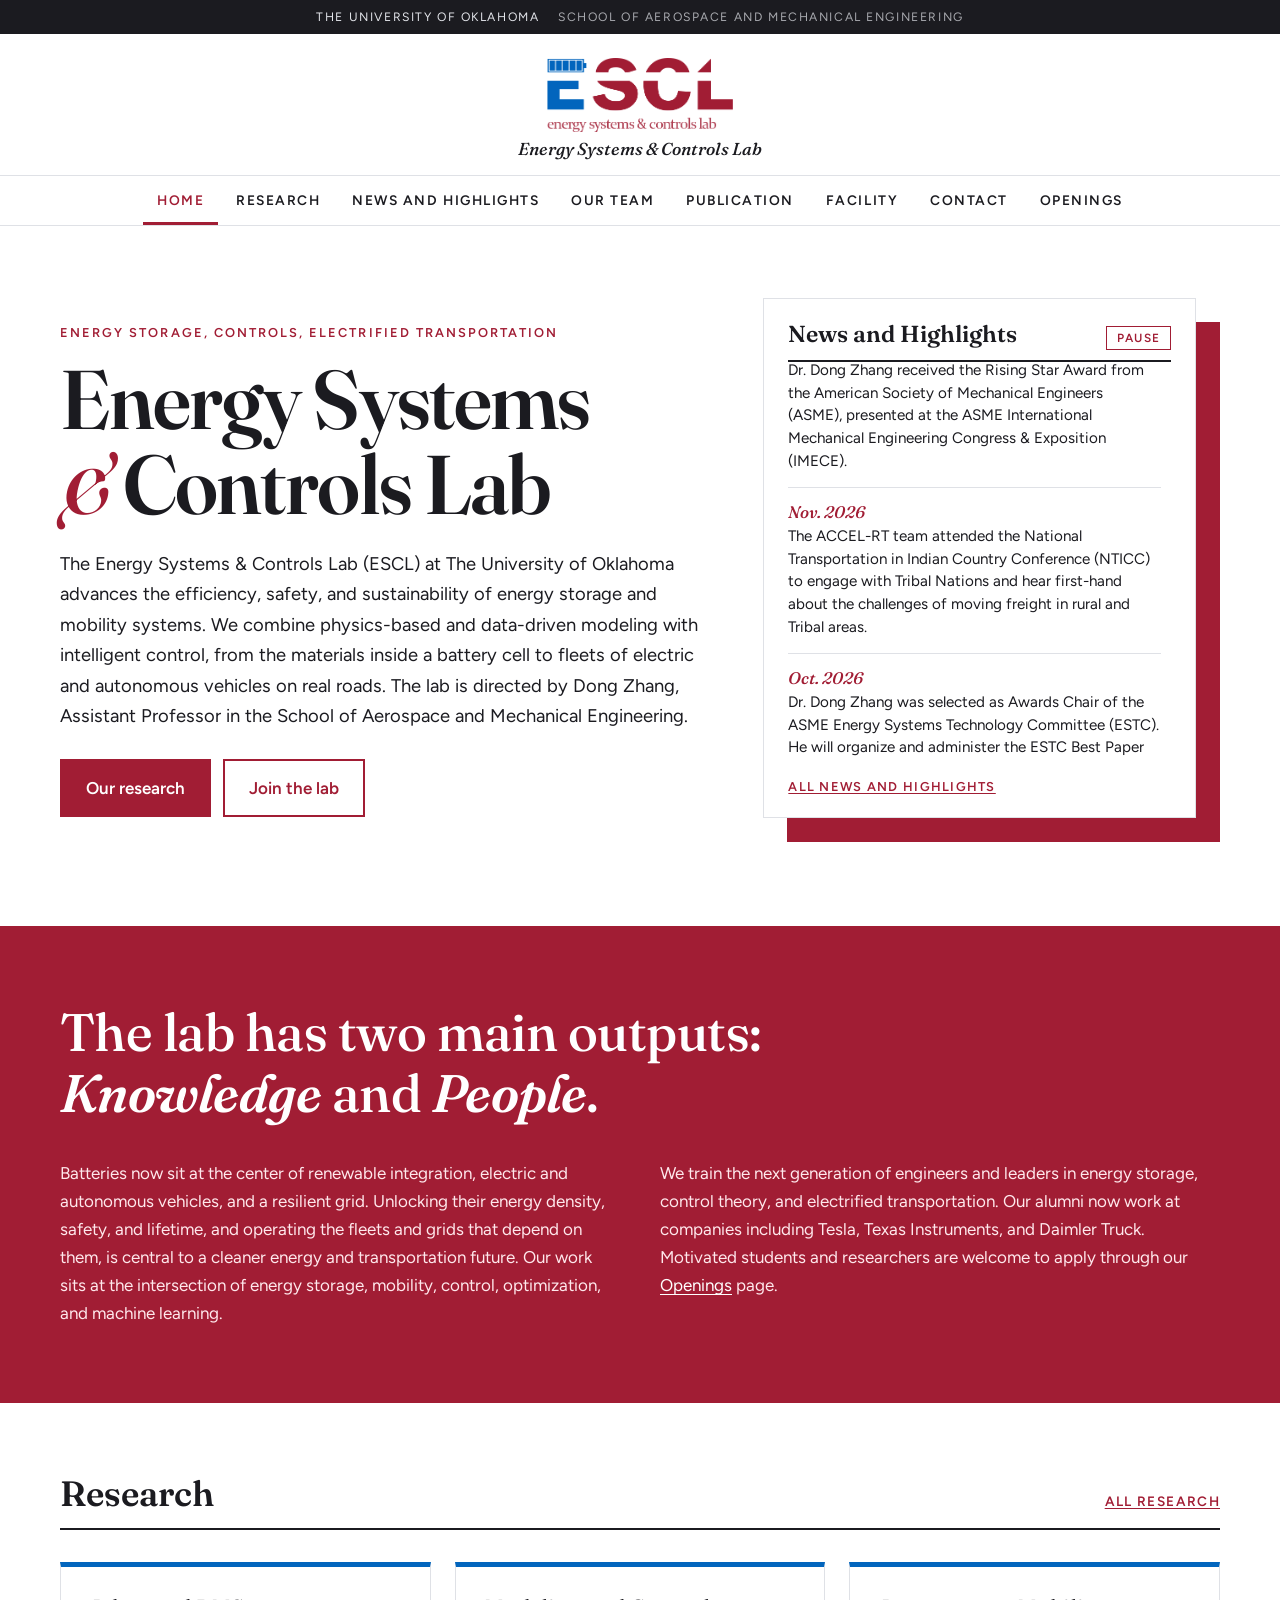
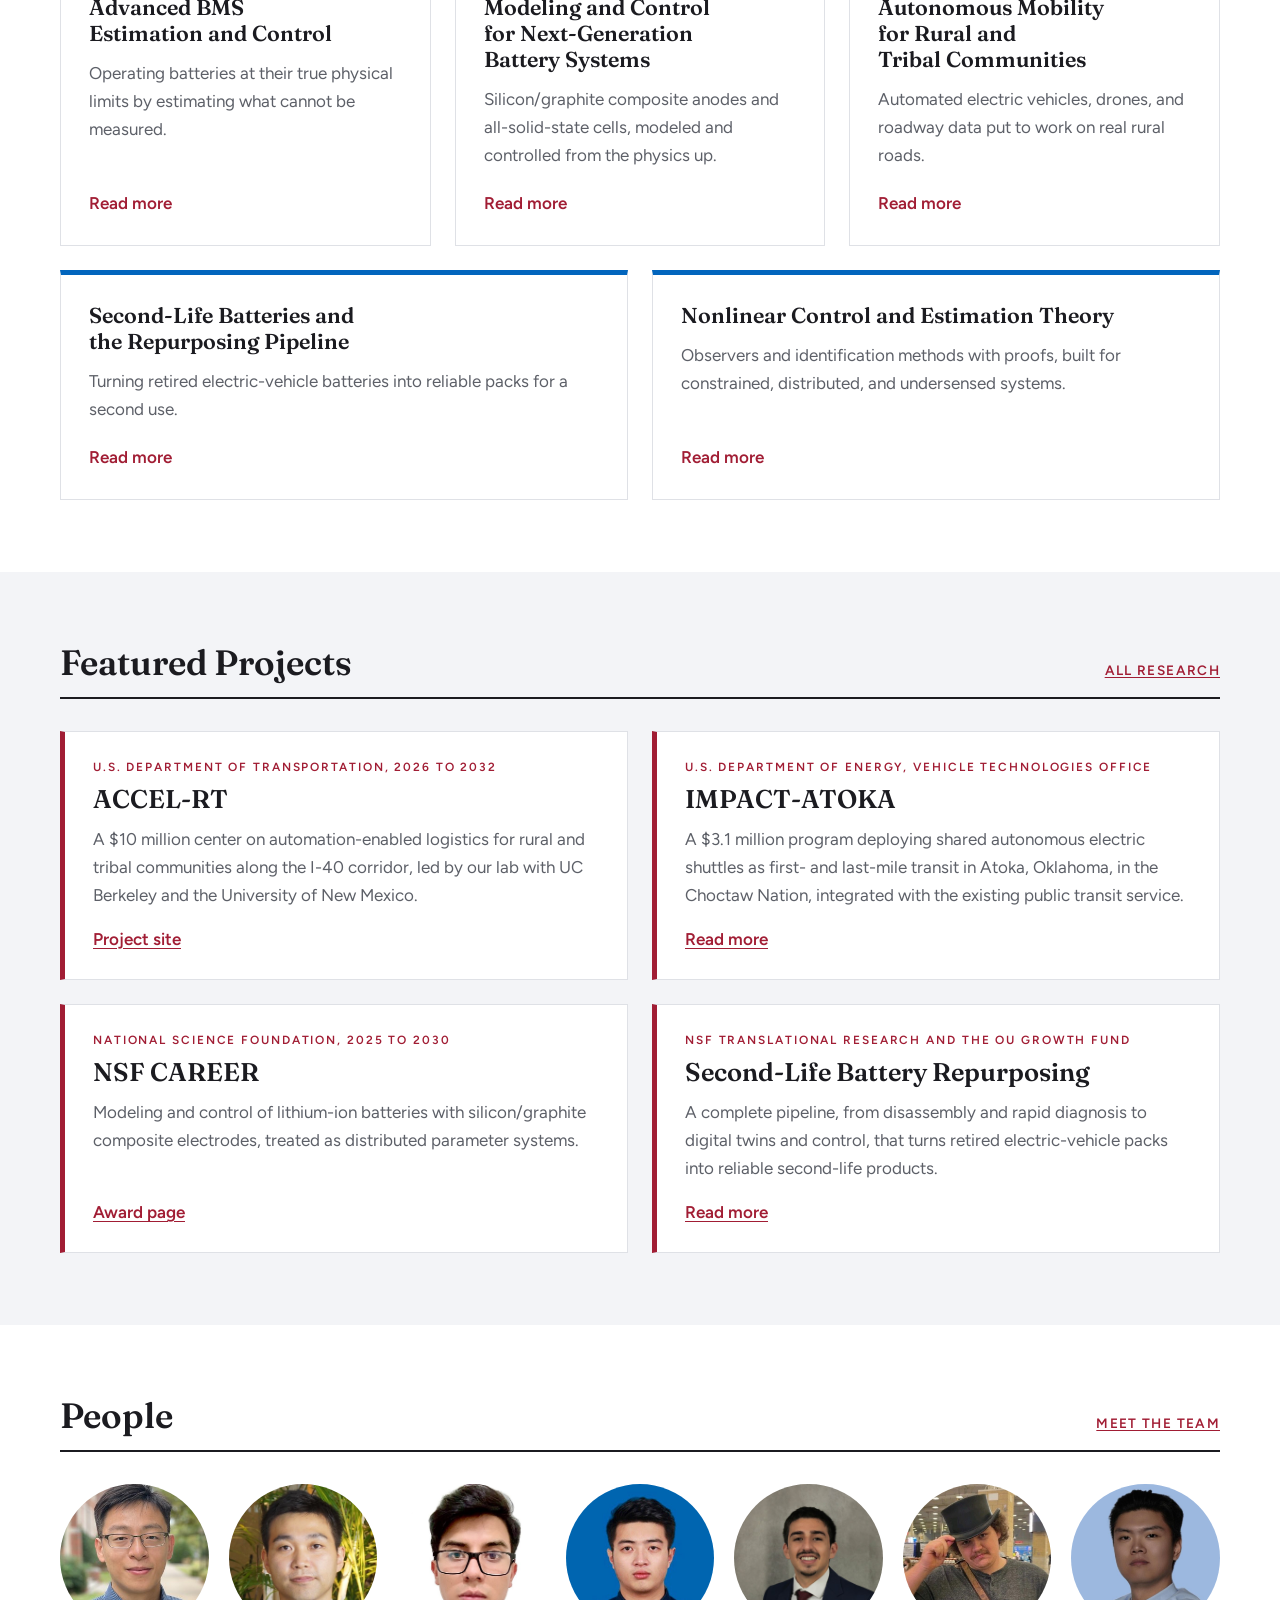
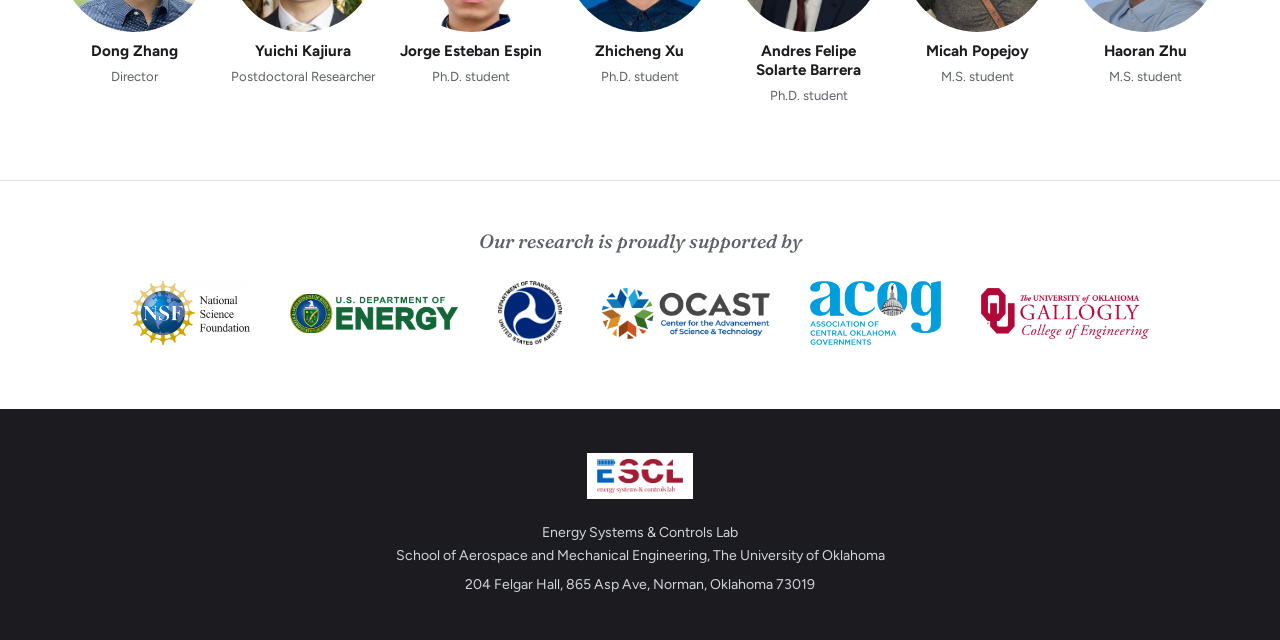
<file: index.html>
<!DOCTYPE html>
<html lang="en">
<head>
<meta charset="utf-8">
<meta name="viewport" content="width=device-width, initial-scale=1">
<title>Energy Systems &amp; Controls Lab | The University of Oklahoma</title>
<meta name="description" content="Energy Systems &amp; Controls Lab (ESCL), School of Aerospace and Mechanical Engineering, The University of Oklahoma. Directed by Dong Zhang.">
<link rel="icon" href="assets/img/escl-logo.png">
<link rel="preconnect" href="https://fonts.googleapis.com"><link rel="preconnect" href="https://fonts.gstatic.com" crossorigin><link href="https://fonts.googleapis.com/css2?family=Fraunces:ital,opsz,wght@0,9..144,400;0,9..144,500;0,9..144,600;1,9..144,500;1,9..144,600&family=Figtree:ital,wght@0,400;0,500;0,600;1,400&display=swap" rel="stylesheet">
<link rel="stylesheet" href="assets/style.css">
</head>
<body>
<a class="skip" href="#main">Skip to main content</a>
<div class="site">
<header class="mast">
  <p class="util">The University of Oklahoma <span>School of Aerospace and Mechanical Engineering</span></p>
  <a class="brand" href="index.html"><img src="assets/img/escl-logo.png" alt="ESCL, Energy Systems &amp; Controls Lab"><span>Energy Systems &amp; Controls Lab</span></a>
  <nav aria-label="Main"><a href="index.html" data-page="home" aria-current="page">Home</a><a href="research.html" data-page="research">Research</a><a href="news-and-highlights.html" data-page="news-and-highlights">News and Highlights</a><a href="our-team.html" data-page="our-team">Our Team</a><a href="publication.html" data-page="publication">Publication</a><a href="facility.html" data-page="facility">Facility</a><a href="contact.html" data-page="contact">Contact</a><a href="openings.html" data-page="openings">Openings</a></nav>
</header>
<main id="main"><section class="hero"><div class="in">
  <div class="hero-text">
    <p class="kicker">Energy storage, controls, electrified transportation</p>
    <h1>Energy Systems <em>&amp;</em> Controls Lab</h1>
    <p>The Energy Systems &amp; Controls Lab (ESCL) at The University of Oklahoma advances the efficiency, safety, and sustainability of energy storage and mobility systems. We combine physics-based and data-driven modeling with intelligent control, from the materials inside a battery cell to fleets of electric and autonomous vehicles on real roads. The lab is directed by Dong Zhang, Assistant Professor in the School of Aerospace and Mechanical Engineering.</p>
    <p class="actions"><a class="btn" href="research.html">Our research</a><a class="btn ghost" href="openings.html">Join the lab</a></p>
  </div>
  <div class="frame"><section class="newsroll" aria-label="News and Highlights">
  <header><h2>News and Highlights</h2><button type="button" id="news-pause" data-roll-toggle aria-pressed="false">Pause</button></header>
  <div class="roll-window" tabindex="0" role="group" aria-label="News items, scrollable"><div class="roll-track"><ol class="roll"><li><time>Nov. 2026</time><p>Dr. Dong Zhang received the Rising Star Award from the American Society of Mechanical Engineers (ASME), presented at the ASME International Mechanical Engineering Congress &amp; Exposition (IMECE).</p></li><li><time>Nov. 2026</time><p>The ACCEL-RT team attended the National Transportation in Indian Country Conference (NTICC) to engage with Tribal Nations and hear first-hand about the challenges of moving freight in rural and Tribal areas.</p></li><li><time>Oct. 2026</time><p>Dr. Dong Zhang was selected as Awards Chair of the ASME Energy Systems Technology Committee (ESTC). He will organize and administer the ESTC Best Paper Award competitions at future ASME ESTC venues.</p></li><li><span class="tag">Spotlight</span><time>Sep. 2026</time><p>A U.S. Department of Transportation delegation led by Assistant Secretary Seval Oz visited the University of Oklahoma to see our $20 million USDOT-supported ACCEL-RT initiative in action. The visit featured autonomous vehicle navigation on unmarked rural roads and interactive remote-assist driving, along with live field demonstrations of an automated drone emergency response system and the Roadway Intelligence Service digital twin, built to keep truck drivers safe, streamline logistics, and prevent freight delays along the I-40 corridor. <a href="https://www.accelrt-rav.org">ACCEL-RT project site</a></p></li><li><time>Sep. 2026</time><p>ESCL received $75,000 from the OU Office of Technology Commercialization to accelerate the technology transfer of our second-life battery testing, reuse, and control methods. The effort is led by Yuichi Kajiura.</p></li><li><time>Sep. 2026</time><p>Three papers were submitted to the 2027 American Control Conference (ACC): “Optimal Sensor Placement for Parameter Estimation in Li-ion Battery Packs Using a 1D-PDE Thermal Model” (Jorge Espin, Dylan Kato, Dong Zhang); “Physics-based Optimal Assignment of Heterogeneous Cells in Parallel-Connected Battery Packs” (Zhicheng Xu, Dong Zhang); and “Control-Oriented Modeling of Reversible and Irreversible Stack Pressure Growth in Cycled Lithium-Ion Pouch Cells” (Xinyu Yang and co-authors, with Dong Zhang).</p></li><li><time>Aug. 2026</time><p>Congratulations to Jorge Espin, whose paper “Adaptive State and Parameter Estimation for Parallel-Connected Batteries: A Descriptor System Approach With Experimental Validation” was accepted by IEEE Transactions on Control Systems Technology (TCST). <a href="https://doi.org/10.1109/TCST.2026.3719344">Read the paper</a></p></li><li><time>Aug. 2026</time><p>Congratulations to Wonoo Choo, whose paper “Electro-Mechanical Model Predictive Charging Control for All-Solid-State Batteries via an Equivalent Maxwell Deformation Model” was presented at the IFAC World Congress in Busan, South Korea.</p></li><li><time>May 2026</time><p>Wonoo Choo, Zhicheng Xu, and Jorge Espin each presented a paper at the 2026 American Control Conference (ACC) in New Orleans, Louisiana, on safety-aware fast charging, second-life battery packs, and estimation for parallel-connected cells.</p></li><li><time>Feb. 2026</time><p>ESCL was selected to lead “Autonomous Cargo Carriers for Enhanced Logistics in Rural and Tribal Areas” (ACCEL-RT), a $20 million program supported by the U.S. Department of Transportation’s Office of the Assistant Secretary for Research and Technology (OST-R), with UC Berkeley and the University of New Mexico. <a href="https://www.accelrt-rav.org">ACCEL-RT project site</a></p></li><li><time>June 2025</time><p>The lab received an NSF CAREER award, supported by the Dynamics, Control and Systems Diagnostics (DCSD) program. <a href="https://www.nsf.gov/awardsearch/showAward?AWD_ID=2442042&amp;HistoricalAwards=false">Award page</a></p></li><li><time>Jan. 2025</time><p>The lab welcomes PhD students Wonoo Choo and Zhicheng Xu.</p></li><li><time>Nov. 2024</time><p>PhD student Jorge Espin was a finalist for the Best Student Research Award at the 2024 Modeling, Estimation and Control Conference (MECC) and presented his work in Chicago.</p></li><li><time>Aug. 2024</time><p>The lab welcomes PhD student Mehrab Hasan.</p></li><li><time>June 2024</time><p>Jorge Espin&#x27;s paper was accepted for presentation at the 2024 Modeling, Estimation and Control Conference (MECC).</p></li><li><time>June 2024</time><p>PhD student Yuichi Kajiura presented a poster at the 245th Electrochemical Society (ECS) Meeting in San Francisco, co-authored with Logan Scott.</p></li><li><time>May 2024</time><p>The lab received $88k from the NSF Translational Research Projects program to study prognostics for second-life batteries, led by Yuichi Kajiura and Jorge Espin.</p></li><li><time>Apr. 2024</time><p>Logan Scott successfully defended his MS thesis.</p></li><li><time>Mar. 2024</time><p>The lab and OU Parking and Transportation received $180k to install EV charging stations on the OU Norman campus, supported by the ACOG Public Fleet Conversion Grants Program.</p></li><li><time>Mar. 2024</time><p>Dr. Zhang and colleagues received $30k from the AME Research Equipment Program to purchase a glovebox for battery research.</p></li><li><time>Jan. 2024</time><p>Yuichi Kajiura and Jorge Espin had papers accepted for presentation at the 2024 American Control Conference (ACC).</p></li><li><time>Jan. 2024</time><p>The lab received $2.3 million from the DOE Vehicle Technologies Office to deploy shared autonomous electric vehicles in Oklahoma tribal communities.</p></li><li><time>Jan. 2024</time><p>The lab received $218k from OCAST to explore advanced imaging for Li-ion batteries, in collaboration with Baker Hughes.</p></li><li><time>Oct. 2023</time><p>Dr. Zhang received $292k from the NSF EPSCoR Research Infrastructure Improvement Track-4 program to collaborate with Oak Ridge National Laboratory on next-generation batteries. <a href="https://www.ou.edu/research-norman/news-events/2024/two-ou-researchers-receive-nsf-epscor-research-fellowships">OU news story</a></p></li><li><time>Aug. 2023</time><p>The lab welcomes graduate researcher Logan Scott.</p></li><li><time>June 2023</time><p>Dr. Zhang served as a panelist for Advanced Sensors and Controls at the Baker Hughes Energy Frontiers Summit.</p></li><li><time>Jan. 2023</time><p>The lab welcomes PhD student Jorge Espin.</p></li><li><time>Aug. 2022</time><p>The lab welcomes PhD student Yuichi Kajiura.</p></li><li><time>July 2022</time><p>Dr. Zhang completed a story on electric vehicles in Oklahoma with The Oklahoma News Report.</p></li></ol><ol class="roll copy" aria-hidden="true"><li><time>Nov. 2026</time><p>Dr. Dong Zhang received the Rising Star Award from the American Society of Mechanical Engineers (ASME), presented at the ASME International Mechanical Engineering Congress &amp; Exposition (IMECE).</p></li><li><time>Nov. 2026</time><p>The ACCEL-RT team attended the National Transportation in Indian Country Conference (NTICC) to engage with Tribal Nations and hear first-hand about the challenges of moving freight in rural and Tribal areas.</p></li><li><time>Oct. 2026</time><p>Dr. Dong Zhang was selected as Awards Chair of the ASME Energy Systems Technology Committee (ESTC). He will organize and administer the ESTC Best Paper Award competitions at future ASME ESTC venues.</p></li><li><span class="tag">Spotlight</span><time>Sep. 2026</time><p>A U.S. Department of Transportation delegation led by Assistant Secretary Seval Oz visited the University of Oklahoma to see our $20 million USDOT-supported ACCEL-RT initiative in action. The visit featured autonomous vehicle navigation on unmarked rural roads and interactive remote-assist driving, along with live field demonstrations of an automated drone emergency response system and the Roadway Intelligence Service digital twin, built to keep truck drivers safe, streamline logistics, and prevent freight delays along the I-40 corridor. <a tabindex="-1" href="https://www.accelrt-rav.org">ACCEL-RT project site</a></p></li><li><time>Sep. 2026</time><p>ESCL received $75,000 from the OU Office of Technology Commercialization to accelerate the technology transfer of our second-life battery testing, reuse, and control methods. The effort is led by Yuichi Kajiura.</p></li><li><time>Sep. 2026</time><p>Three papers were submitted to the 2027 American Control Conference (ACC): “Optimal Sensor Placement for Parameter Estimation in Li-ion Battery Packs Using a 1D-PDE Thermal Model” (Jorge Espin, Dylan Kato, Dong Zhang); “Physics-based Optimal Assignment of Heterogeneous Cells in Parallel-Connected Battery Packs” (Zhicheng Xu, Dong Zhang); and “Control-Oriented Modeling of Reversible and Irreversible Stack Pressure Growth in Cycled Lithium-Ion Pouch Cells” (Xinyu Yang and co-authors, with Dong Zhang).</p></li><li><time>Aug. 2026</time><p>Congratulations to Jorge Espin, whose paper “Adaptive State and Parameter Estimation for Parallel-Connected Batteries: A Descriptor System Approach With Experimental Validation” was accepted by IEEE Transactions on Control Systems Technology (TCST). <a tabindex="-1" href="https://doi.org/10.1109/TCST.2026.3719344">Read the paper</a></p></li><li><time>Aug. 2026</time><p>Congratulations to Wonoo Choo, whose paper “Electro-Mechanical Model Predictive Charging Control for All-Solid-State Batteries via an Equivalent Maxwell Deformation Model” was presented at the IFAC World Congress in Busan, South Korea.</p></li><li><time>May 2026</time><p>Wonoo Choo, Zhicheng Xu, and Jorge Espin each presented a paper at the 2026 American Control Conference (ACC) in New Orleans, Louisiana, on safety-aware fast charging, second-life battery packs, and estimation for parallel-connected cells.</p></li><li><time>Feb. 2026</time><p>ESCL was selected to lead “Autonomous Cargo Carriers for Enhanced Logistics in Rural and Tribal Areas” (ACCEL-RT), a $20 million program supported by the U.S. Department of Transportation’s Office of the Assistant Secretary for Research and Technology (OST-R), with UC Berkeley and the University of New Mexico. <a tabindex="-1" href="https://www.accelrt-rav.org">ACCEL-RT project site</a></p></li><li><time>June 2025</time><p>The lab received an NSF CAREER award, supported by the Dynamics, Control and Systems Diagnostics (DCSD) program. <a tabindex="-1" href="https://www.nsf.gov/awardsearch/showAward?AWD_ID=2442042&amp;HistoricalAwards=false">Award page</a></p></li><li><time>Jan. 2025</time><p>The lab welcomes PhD students Wonoo Choo and Zhicheng Xu.</p></li><li><time>Nov. 2024</time><p>PhD student Jorge Espin was a finalist for the Best Student Research Award at the 2024 Modeling, Estimation and Control Conference (MECC) and presented his work in Chicago.</p></li><li><time>Aug. 2024</time><p>The lab welcomes PhD student Mehrab Hasan.</p></li><li><time>June 2024</time><p>Jorge Espin&#x27;s paper was accepted for presentation at the 2024 Modeling, Estimation and Control Conference (MECC).</p></li><li><time>June 2024</time><p>PhD student Yuichi Kajiura presented a poster at the 245th Electrochemical Society (ECS) Meeting in San Francisco, co-authored with Logan Scott.</p></li><li><time>May 2024</time><p>The lab received $88k from the NSF Translational Research Projects program to study prognostics for second-life batteries, led by Yuichi Kajiura and Jorge Espin.</p></li><li><time>Apr. 2024</time><p>Logan Scott successfully defended his MS thesis.</p></li><li><time>Mar. 2024</time><p>The lab and OU Parking and Transportation received $180k to install EV charging stations on the OU Norman campus, supported by the ACOG Public Fleet Conversion Grants Program.</p></li><li><time>Mar. 2024</time><p>Dr. Zhang and colleagues received $30k from the AME Research Equipment Program to purchase a glovebox for battery research.</p></li><li><time>Jan. 2024</time><p>Yuichi Kajiura and Jorge Espin had papers accepted for presentation at the 2024 American Control Conference (ACC).</p></li><li><time>Jan. 2024</time><p>The lab received $2.3 million from the DOE Vehicle Technologies Office to deploy shared autonomous electric vehicles in Oklahoma tribal communities.</p></li><li><time>Jan. 2024</time><p>The lab received $218k from OCAST to explore advanced imaging for Li-ion batteries, in collaboration with Baker Hughes.</p></li><li><time>Oct. 2023</time><p>Dr. Zhang received $292k from the NSF EPSCoR Research Infrastructure Improvement Track-4 program to collaborate with Oak Ridge National Laboratory on next-generation batteries. <a tabindex="-1" href="https://www.ou.edu/research-norman/news-events/2024/two-ou-researchers-receive-nsf-epscor-research-fellowships">OU news story</a></p></li><li><time>Aug. 2023</time><p>The lab welcomes graduate researcher Logan Scott.</p></li><li><time>June 2023</time><p>Dr. Zhang served as a panelist for Advanced Sensors and Controls at the Baker Hughes Energy Frontiers Summit.</p></li><li><time>Jan. 2023</time><p>The lab welcomes PhD student Jorge Espin.</p></li><li><time>Aug. 2022</time><p>The lab welcomes PhD student Yuichi Kajiura.</p></li><li><time>July 2022</time><p>Dr. Zhang completed a story on electric vehicles in Oklahoma with The Oklahoma News Report.</p></li></ol></div></div>
  <a class="all" href="news-and-highlights.html">All news and highlights</a>
</section></div>
</div></section>
<section class="statement"><div class="in">
  <p class="big">The lab has two main outputs: <strong>Knowledge</strong> and <strong>People</strong>.</p>
  <div class="cols"><p>Batteries now sit at the center of renewable integration, electric and autonomous vehicles, and a resilient grid. Unlocking their energy density, safety, and lifetime, and operating the fleets and grids that depend on them, is central to a cleaner energy and transportation future. Our work sits at the intersection of energy storage, mobility, control, optimization, and machine learning.</p><p>We train the next generation of engineers and leaders in energy storage, control theory, and electrified transportation. Our alumni now work at companies including Tesla, Texas Instruments, and Daimler Truck. Motivated students and researchers are welcome to apply through our <a href="openings.html">Openings</a> page.</p></div>
</div></section>
<section class="sec"><div class="in">
  <div class="sec-head"><h2>Research</h2><a href="research.html">All research</a></div>
  <div class="cards five"><a class="card" href="research.html"><h3>Advanced BMS Estimation and Control</h3><p>Operating batteries at their true physical limits by estimating what cannot be measured.</p><span>Read more</span></a><a class="card" href="research.html"><h3>Modeling and Control for Next-Generation Battery Systems</h3><p>Silicon/graphite composite anodes and all-solid-state cells, modeled and controlled from the physics up.</p><span>Read more</span></a><a class="card" href="research.html"><h3>Autonomous Mobility for Rural and Tribal Communities</h3><p>Automated electric vehicles, drones, and roadway data put to work on real rural roads.</p><span>Read more</span></a><a class="card" href="research.html"><h3>Second-Life Batteries and the Repurposing Pipeline</h3><p>Turning retired electric-vehicle batteries into reliable packs for a second use.</p><span>Read more</span></a><a class="card" href="research.html"><h3>Nonlinear Control and Estimation Theory</h3><p>Observers and identification methods with proofs, built for constrained, distributed, and undersensed systems.</p><span>Read more</span></a></div>
</div></section>
<section class="sec tint"><div class="in">
  <div class="sec-head"><h2>Featured Projects</h2><a href="research.html">All research</a></div>
  <div class="projects"><article class="project"><p class="kicker">U.S. Department of Transportation, 2026 to 2032</p><h3>ACCEL-RT</h3><p>A $10 million center on automation-enabled logistics for rural and tribal communities along the I-40 corridor, led by our lab with UC Berkeley and the University of New Mexico.</p><a href="https://www.accelrt-rav.org">Project site</a></article><article class="project"><p class="kicker">U.S. Department of Energy, Vehicle Technologies Office</p><h3>IMPACT-ATOKA</h3><p>A $3.1 million program deploying shared autonomous electric shuttles as first- and last-mile transit in Atoka, Oklahoma, in the Choctaw Nation, integrated with the existing public transit service.</p><a href="research.html">Read more</a></article><article class="project"><p class="kicker">National Science Foundation, 2025 to 2030</p><h3>NSF CAREER</h3><p>Modeling and control of lithium-ion batteries with silicon/graphite composite electrodes, treated as distributed parameter systems.</p><a href="https://www.nsf.gov/awardsearch/showAward?AWD_ID=2442042">Award page</a></article><article class="project"><p class="kicker">NSF translational research and the OU Growth Fund</p><h3>Second-Life Battery Repurposing</h3><p>A complete pipeline, from disassembly and rapid diagnosis to digital twins and control, that turns retired electric-vehicle packs into reliable second-life products.</p><a href="research.html">Read more</a></article></div>
</div></section>
<section class="sec"><div class="in">
  <div class="sec-head"><h2>People</h2><a href="our-team.html">Meet the team</a></div>
  <ul class="faces"><li><img src="assets/img/dong-zhang.jpg" alt=""><strong>Dong Zhang</strong><span>Director</span></li><li><img class="shot" src="assets/img/yuichi-kajiura.jpg" alt="Portrait of Yuichi Kajiura" loading="lazy"><strong>Yuichi Kajiura</strong><span>Postdoctoral Researcher</span></li><li><img class="shot" src="assets/img/jorge-espin.jpg" alt="Portrait of Jorge Esteban Espin" loading="lazy"><strong>Jorge Esteban Espin</strong><span>Ph.D. student</span></li><li><img class="shot" src="assets/img/zhicheng-xu.jpg" alt="Portrait of Zhicheng Xu" loading="lazy"><strong>Zhicheng Xu</strong><span>Ph.D. student</span></li><li><img class="shot" src="assets/img/andres.jpg" alt="Portrait of Andres Felipe Solarte Barrera" loading="lazy"><strong>Andres Felipe Solarte Barrera</strong><span>Ph.D. student</span></li><li><img class="shot" src="assets/img/micah-popejoy.jpg" alt="Portrait of Micah Popejoy" loading="lazy"><strong>Micah Popejoy</strong><span>M.S. student</span></li><li><img class="shot" src="assets/img/haoran-zhu.jpg" alt="Portrait of Haoran Zhu" loading="lazy"><strong>Haoran Zhu</strong><span>M.S. student</span></li></ul>
</div></section>
<section class="sponsors"><div class="in"><h2>Our research is proudly supported by</h2><ul><li><img src="assets/img/nsf.png" alt="National Science Foundation"></li><li><img src="assets/img/doe.png" alt="U.S. Department of Energy"></li><li><img src="assets/img/usdot.png" alt="U.S. Department of Transportation"></li><li><img src="assets/img/ocast.png" alt="Oklahoma Center for the Advancement of Science and Technology"></li><li><img src="assets/img/acog.png" alt="Association of Central Oklahoma Governments"></li><li><img src="assets/img/gcoe.png" alt="The University of Oklahoma Gallogly College of Engineering"></li></ul></div></section></main>
<footer><img src="assets/img/escl-logo.png" alt=""><p>Energy Systems &amp; Controls Lab<br>School of Aerospace and Mechanical Engineering, The University of Oklahoma</p><p>204 Felgar Hall, 865 Asp Ave, Norman, Oklahoma 73019</p></footer>
</div>
<script>
(function () {
  // news panel: rolls by itself, and can also be scrolled by hand
  [].slice.call(document.querySelectorAll('.newsroll')).forEach(function (box) {
    var win = box.querySelector('.roll-window'), btn = box.querySelector('[data-roll-toggle]'), first = win.querySelector('.roll');
    var paused = false, over = false, hold = 0, pos = 0, last = null;
    btn.addEventListener('click', function () {
      paused = !paused;
      btn.setAttribute('aria-pressed', String(paused));
      btn.textContent = paused ? 'Play' : 'Pause';
    });
    if (window.matchMedia('(prefers-reduced-motion: reduce)').matches) return;
    box.addEventListener('mouseenter', function () { over = true; });
    box.addEventListener('mouseleave', function () { over = false; });
    box.addEventListener('focusin', function () { over = true; });
    box.addEventListener('focusout', function () { over = false; });
    ['wheel', 'touchstart', 'touchmove', 'touchend', 'keydown'].forEach(function (e) {
      win.addEventListener(e, function () { hold = performance.now() + 2500; }, { passive: true });
    });
    function step(t) {
      var h = first.offsetHeight;
      if (Math.abs(win.scrollTop - pos) > 2) pos = win.scrollTop;   // the visitor scrolled by hand
      if (h > 0 && pos >= h) { pos -= h; win.scrollTop = pos; }       // loop back to the start
      if (last !== null && !paused && !over && t > hold && h > 0) {
        pos += Math.min(t - last, 100) * 0.022;
        win.scrollTop = pos;
      }
      last = t;
      requestAnimationFrame(step);
    }
    requestAnimationFrame(step);
  });
})();
</script>
</body>
</html>
</file>
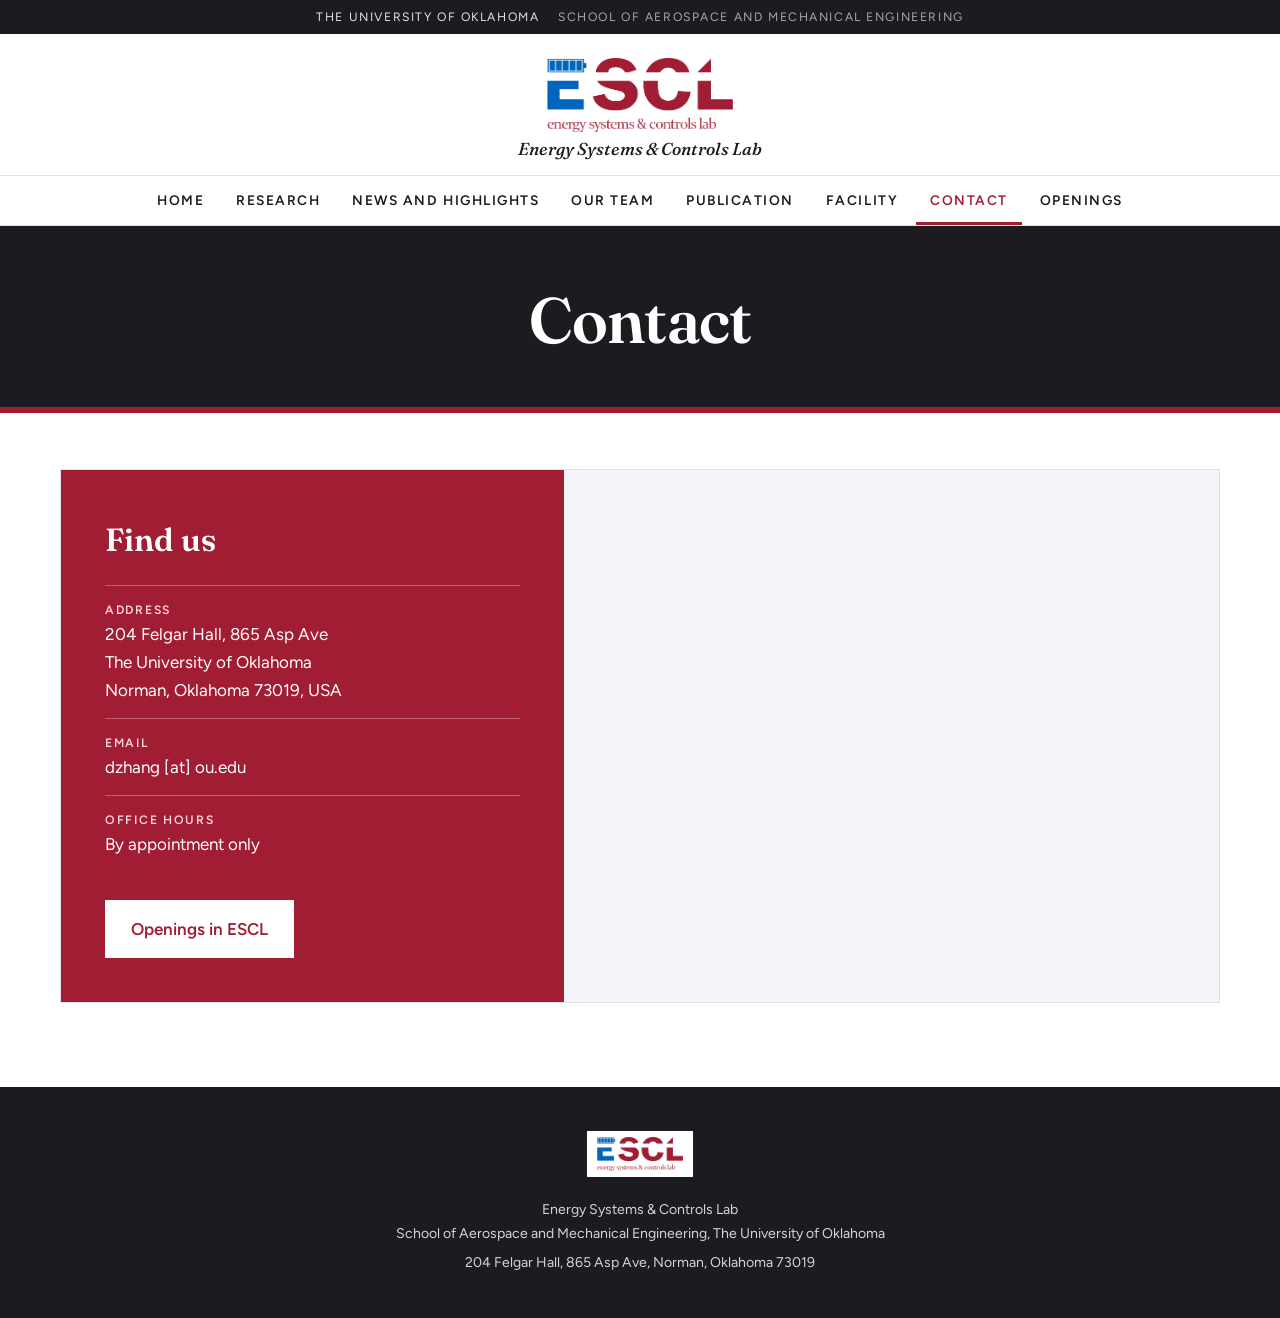
<file: contact.html>
<!DOCTYPE html>
<html lang="en">
<head>
<meta charset="utf-8">
<meta name="viewport" content="width=device-width, initial-scale=1">
<title>Contact | Energy Systems &amp; Controls Lab</title>
<meta name="description" content="Energy Systems &amp; Controls Lab (ESCL), School of Aerospace and Mechanical Engineering, The University of Oklahoma. Directed by Dong Zhang.">
<link rel="icon" href="assets/img/escl-logo.png">
<link rel="preconnect" href="https://fonts.googleapis.com"><link rel="preconnect" href="https://fonts.gstatic.com" crossorigin><link href="https://fonts.googleapis.com/css2?family=Fraunces:ital,opsz,wght@0,9..144,400;0,9..144,500;0,9..144,600;1,9..144,500;1,9..144,600&family=Figtree:ital,wght@0,400;0,500;0,600;1,400&display=swap" rel="stylesheet">
<link rel="stylesheet" href="assets/style.css">
</head>
<body>
<a class="skip" href="#main">Skip to main content</a>
<div class="site">
<header class="mast">
  <p class="util">The University of Oklahoma <span>School of Aerospace and Mechanical Engineering</span></p>
  <a class="brand" href="index.html"><img src="assets/img/escl-logo.png" alt="ESCL, Energy Systems &amp; Controls Lab"><span>Energy Systems &amp; Controls Lab</span></a>
  <nav aria-label="Main"><a href="index.html" data-page="home">Home</a><a href="research.html" data-page="research">Research</a><a href="news-and-highlights.html" data-page="news-and-highlights">News and Highlights</a><a href="our-team.html" data-page="our-team">Our Team</a><a href="publication.html" data-page="publication">Publication</a><a href="facility.html" data-page="facility">Facility</a><a href="contact.html" data-page="contact" aria-current="page">Contact</a><a href="openings.html" data-page="openings">Openings</a></nav>
</header>
<main id="main"><header class="band"><div class="in"><h1>Contact</h1></div></header><div class="in"><div class="contact">
  <div class="card-red">
    <h2>Find us</h2>
    <dl>
      <div><dt>Address</dt><dd>204 Felgar Hall, 865 Asp Ave<br>The University of Oklahoma<br>Norman, Oklahoma 73019, USA</dd></div>
      <div><dt>Email</dt><dd>dzhang [at] ou.edu</dd></div>
      <div><dt>Office hours</dt><dd>By appointment only</dd></div>
    </dl>
    <a class="btn light" href="openings.html">Openings in ESCL</a>
  </div>
  <div class="map-side"><iframe class="map" title="Map showing Felgar Hall" loading="lazy" src="https://www.google.com/maps?q=Felgar+Hall,+865+Asp+Ave,+Norman,+OK+73019&amp;output=embed"></iframe></div>
</div></div></main>
<footer><img src="assets/img/escl-logo.png" alt=""><p>Energy Systems &amp; Controls Lab<br>School of Aerospace and Mechanical Engineering, The University of Oklahoma</p><p>204 Felgar Hall, 865 Asp Ave, Norman, Oklahoma 73019</p></footer>
</div>
<script>
(function () {
})();
</script>
</body>
</html>
</file>
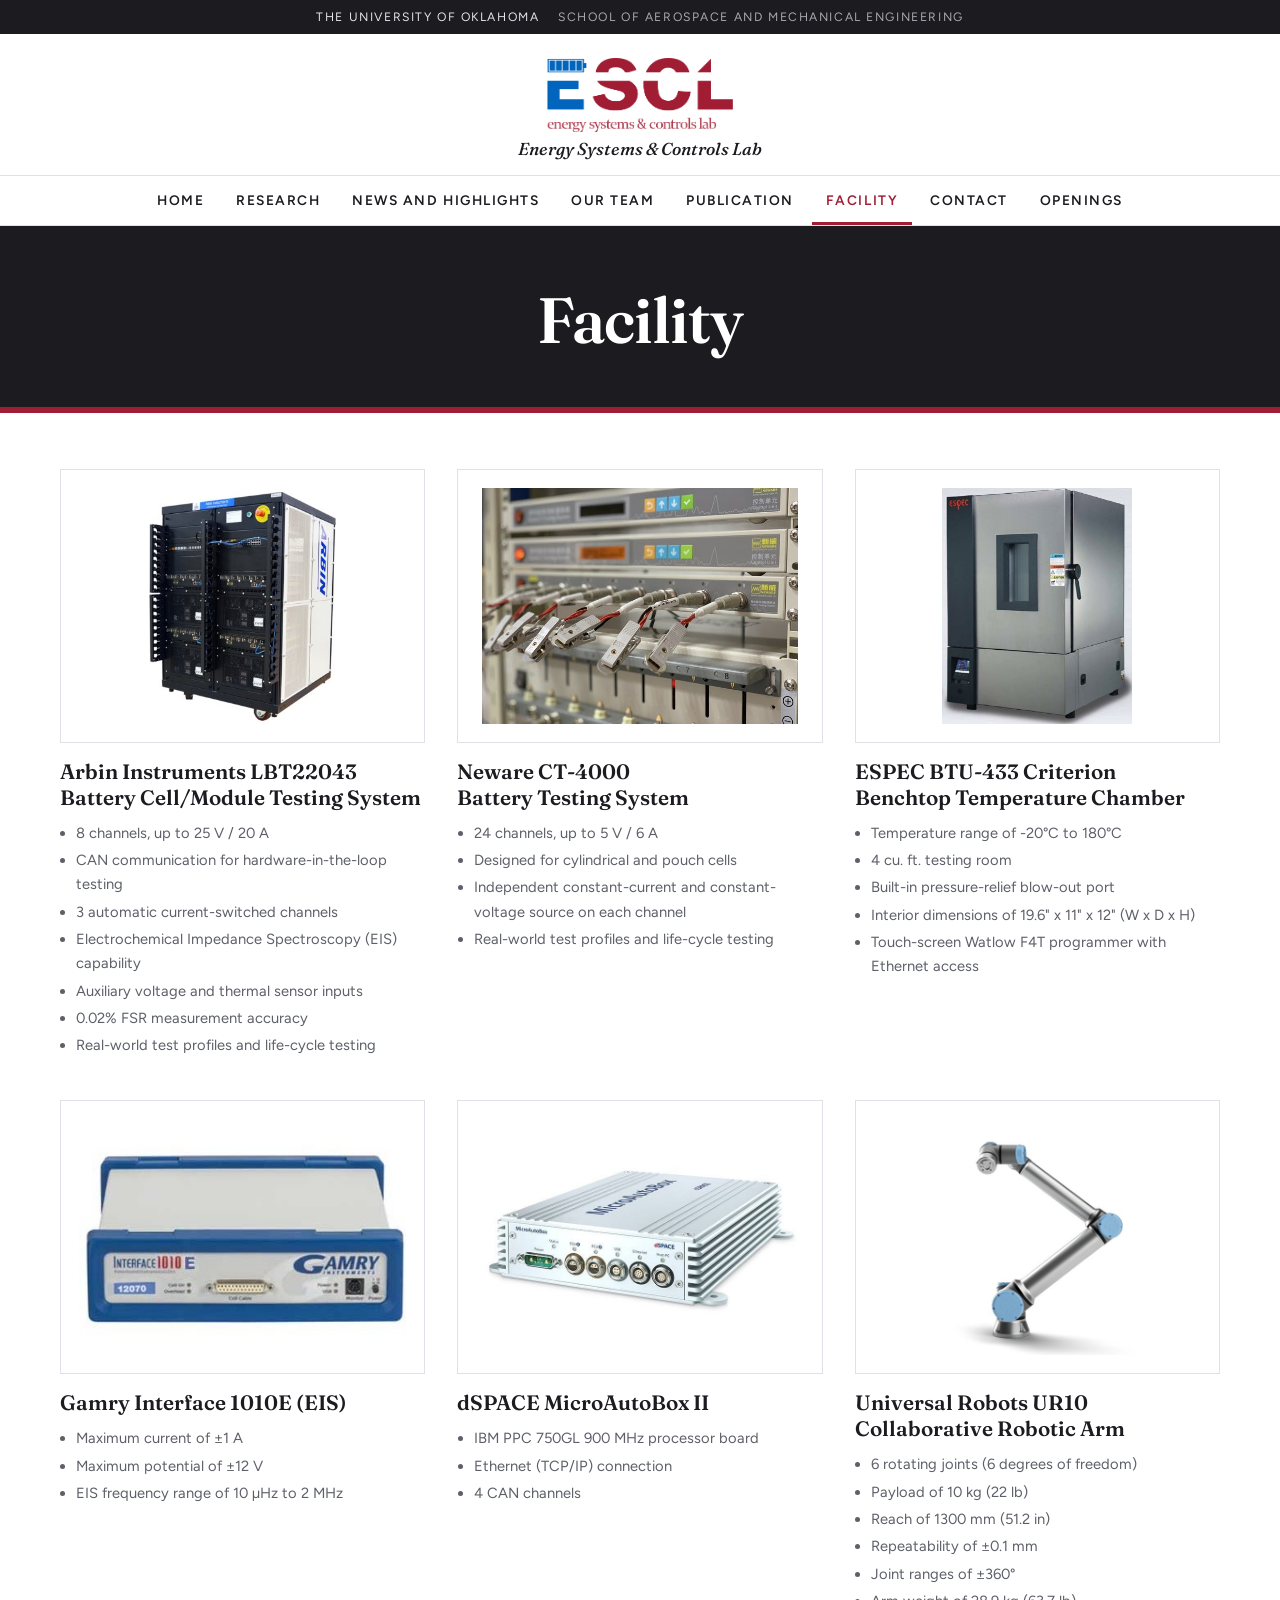
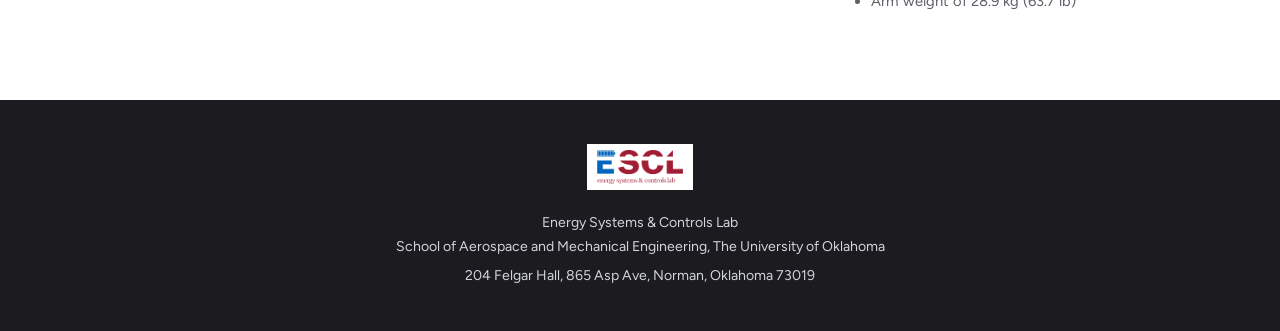
<file: facility.html>
<!DOCTYPE html>
<html lang="en">
<head>
<meta charset="utf-8">
<meta name="viewport" content="width=device-width, initial-scale=1">
<title>Facility | Energy Systems &amp; Controls Lab</title>
<meta name="description" content="Energy Systems &amp; Controls Lab (ESCL), School of Aerospace and Mechanical Engineering, The University of Oklahoma. Directed by Dong Zhang.">
<link rel="icon" href="assets/img/escl-logo.png">
<link rel="preconnect" href="https://fonts.googleapis.com"><link rel="preconnect" href="https://fonts.gstatic.com" crossorigin><link href="https://fonts.googleapis.com/css2?family=Fraunces:ital,opsz,wght@0,9..144,400;0,9..144,500;0,9..144,600;1,9..144,500;1,9..144,600&family=Figtree:ital,wght@0,400;0,500;0,600;1,400&display=swap" rel="stylesheet">
<link rel="stylesheet" href="assets/style.css">
</head>
<body>
<a class="skip" href="#main">Skip to main content</a>
<div class="site">
<header class="mast">
  <p class="util">The University of Oklahoma <span>School of Aerospace and Mechanical Engineering</span></p>
  <a class="brand" href="index.html"><img src="assets/img/escl-logo.png" alt="ESCL, Energy Systems &amp; Controls Lab"><span>Energy Systems &amp; Controls Lab</span></a>
  <nav aria-label="Main"><a href="index.html" data-page="home">Home</a><a href="research.html" data-page="research">Research</a><a href="news-and-highlights.html" data-page="news-and-highlights">News and Highlights</a><a href="our-team.html" data-page="our-team">Our Team</a><a href="publication.html" data-page="publication">Publication</a><a href="facility.html" data-page="facility" aria-current="page">Facility</a><a href="contact.html" data-page="contact">Contact</a><a href="openings.html" data-page="openings">Openings</a></nav>
</header>
<main id="main"><header class="band"><div class="in"><h1>Facility</h1></div></header><div class="in"><div class="kits"><article class="kit"><div class="kit-photo"><img src="assets/img/arbin.jpg" alt="Arbin Instruments LBT22043 Battery Cell/Module Testing System" loading="lazy"></div><h2>Arbin Instruments LBT22043 Battery Cell/Module Testing System</h2><ul><li>8 channels, up to 25 V / 20 A</li><li>CAN communication for hardware-in-the-loop testing</li><li>3 automatic current-switched channels</li><li>Electrochemical Impedance Spectroscopy (EIS) capability</li><li>Auxiliary voltage and thermal sensor inputs</li><li>0.02% FSR measurement accuracy</li><li>Real-world test profiles and life-cycle testing</li></ul></article><article class="kit"><div class="kit-photo"><img src="assets/img/neware.jpg" alt="Neware CT-4000 Battery Testing System" loading="lazy"></div><h2>Neware CT-4000 Battery Testing System</h2><ul><li>24 channels, up to 5 V / 6 A</li><li>Designed for cylindrical and pouch cells</li><li>Independent constant-current and constant-voltage source on each channel</li><li>Real-world test profiles and life-cycle testing</li></ul></article><article class="kit"><div class="kit-photo"><img src="assets/img/espec.jpg" alt="ESPEC BTU-433 Criterion Benchtop Temperature Chamber" loading="lazy"></div><h2>ESPEC BTU-433 Criterion Benchtop Temperature Chamber</h2><ul><li>Temperature range of -20°C to 180°C</li><li>4 cu. ft. testing room</li><li>Built-in pressure-relief blow-out port</li><li>Interior dimensions of 19.6&quot; x 11&quot; x 12&quot; (W x D x H)</li><li>Touch-screen Watlow F4T programmer with Ethernet access</li></ul></article><article class="kit"><div class="kit-photo"><img src="assets/img/gamry.jpg" alt="Gamry Interface 1010E (EIS)" loading="lazy"></div><h2>Gamry Interface 1010E (EIS)</h2><ul><li>Maximum current of ±1 A</li><li>Maximum potential of ±12 V</li><li>EIS frequency range of 10 µHz to 2 MHz</li></ul></article><article class="kit"><div class="kit-photo"><img src="assets/img/dspace.jpg" alt="dSPACE MicroAutoBox II" loading="lazy"></div><h2>dSPACE MicroAutoBox II</h2><ul><li>IBM PPC 750GL 900 MHz processor board</li><li>Ethernet (TCP/IP) connection</li><li>4 CAN channels</li></ul></article><article class="kit"><div class="kit-photo"><img src="assets/img/ur10.jpg" alt="Universal Robots UR10 Collaborative Robotic Arm" loading="lazy"></div><h2>Universal Robots UR10 Collaborative Robotic Arm</h2><ul><li>6 rotating joints (6 degrees of freedom)</li><li>Payload of 10 kg (22 lb)</li><li>Reach of 1300 mm (51.2 in)</li><li>Repeatability of ±0.1 mm</li><li>Joint ranges of ±360°</li><li>Arm weight of 28.9 kg (63.7 lb)</li></ul></article></div></div></main>
<footer><img src="assets/img/escl-logo.png" alt=""><p>Energy Systems &amp; Controls Lab<br>School of Aerospace and Mechanical Engineering, The University of Oklahoma</p><p>204 Felgar Hall, 865 Asp Ave, Norman, Oklahoma 73019</p></footer>
</div>
<script>
(function () {
})();
</script>
</body>
</html>
</file>
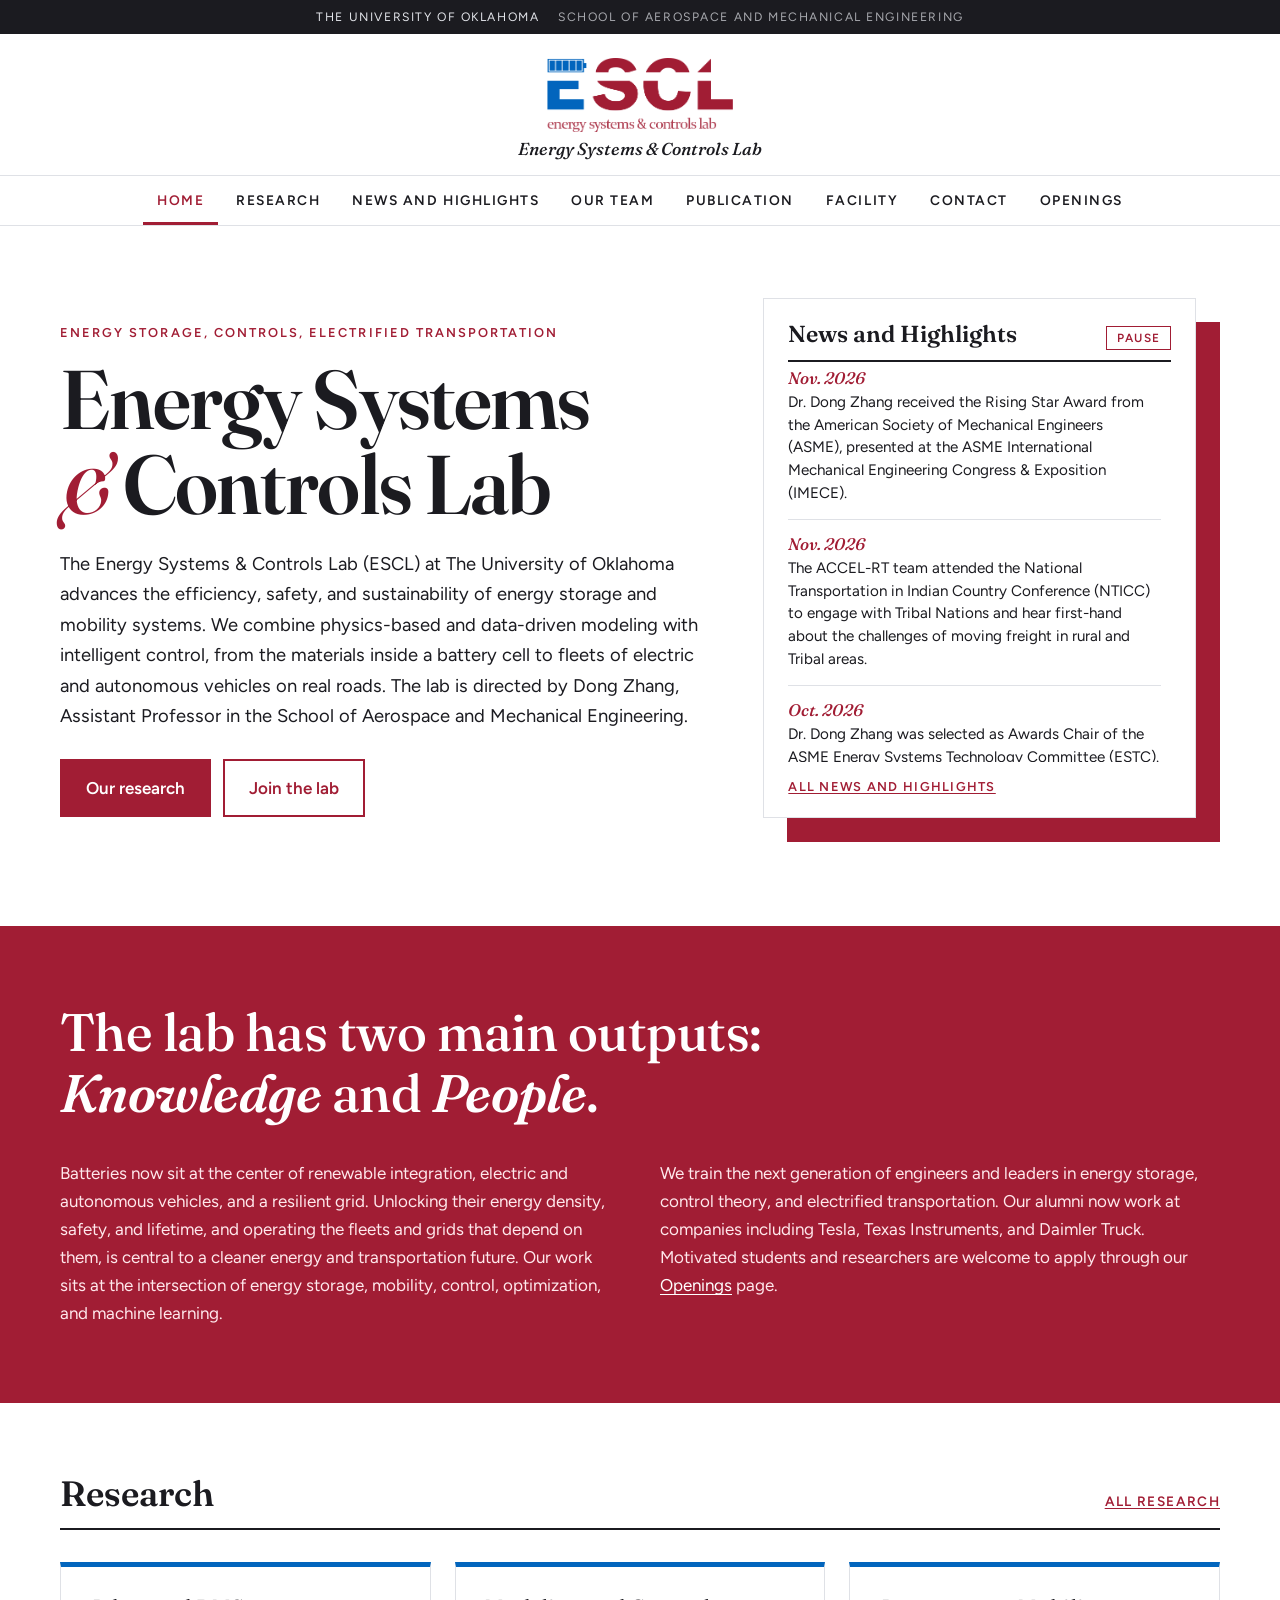
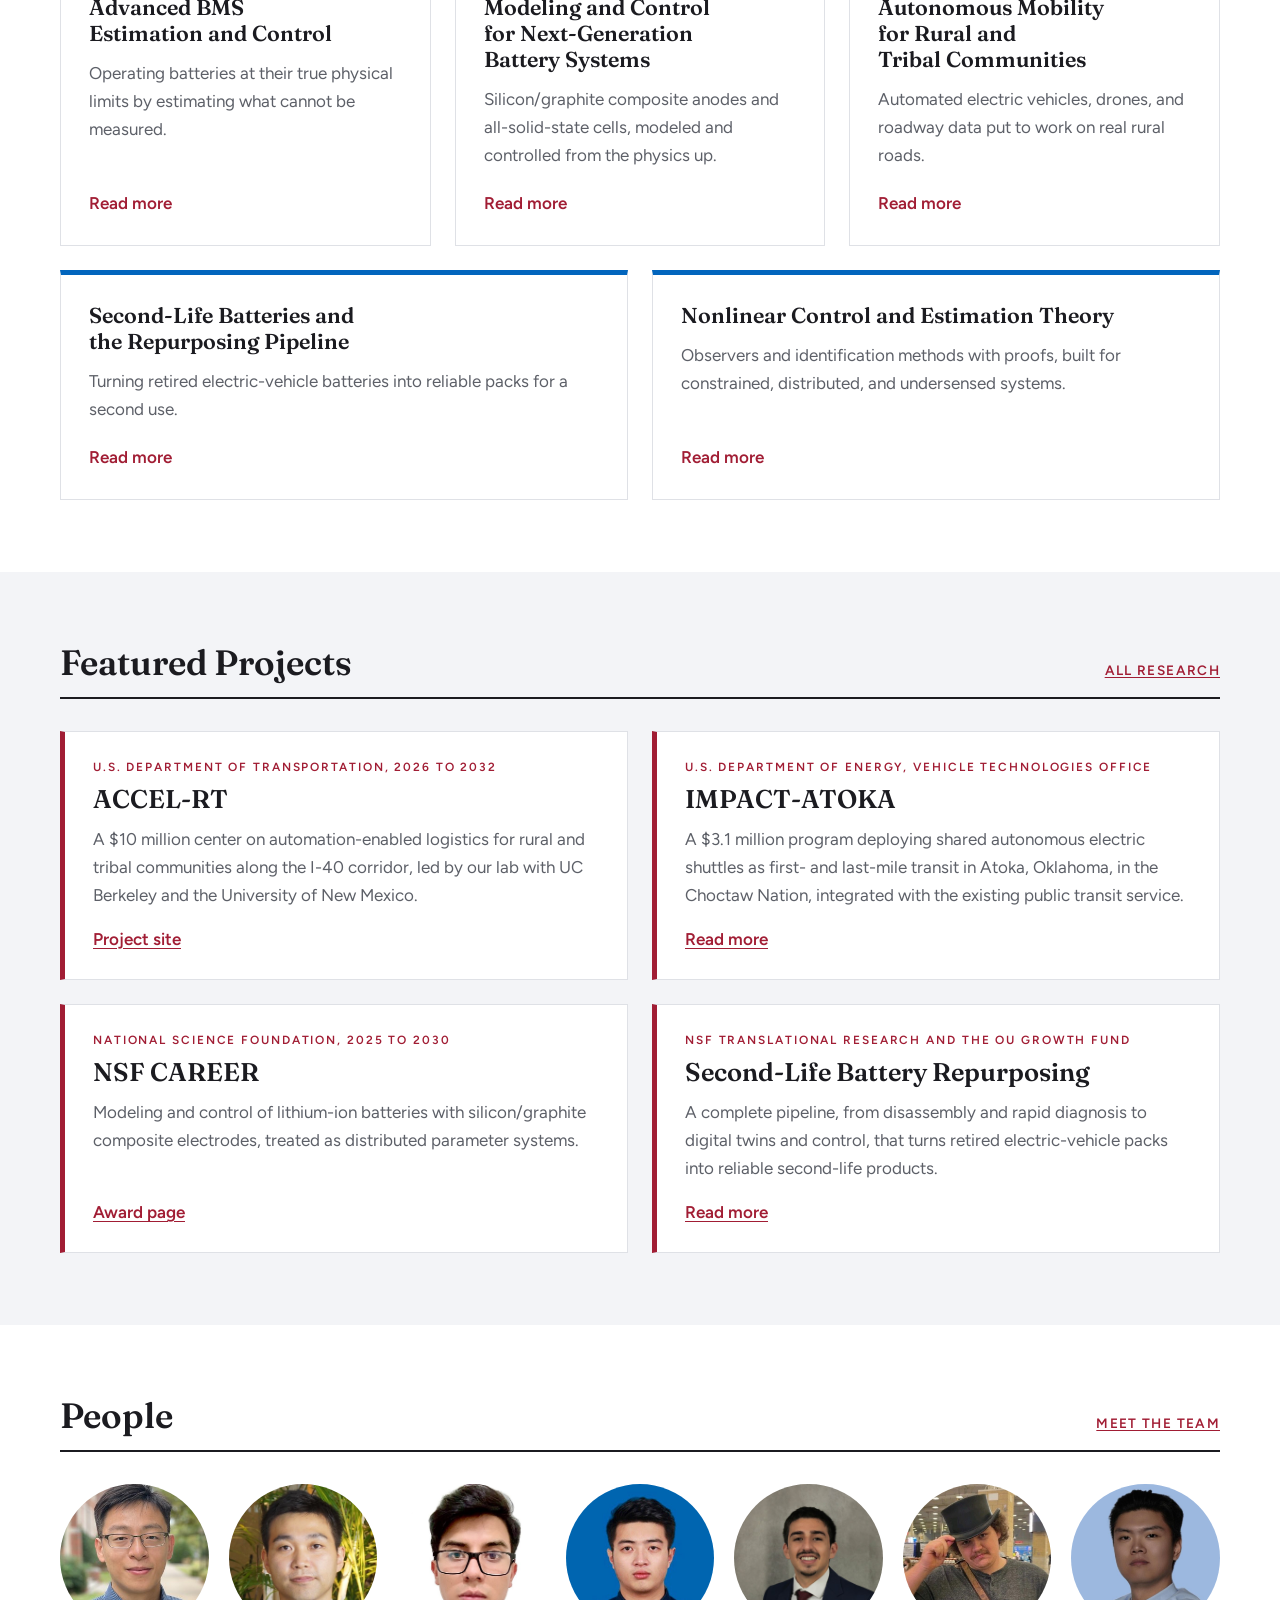
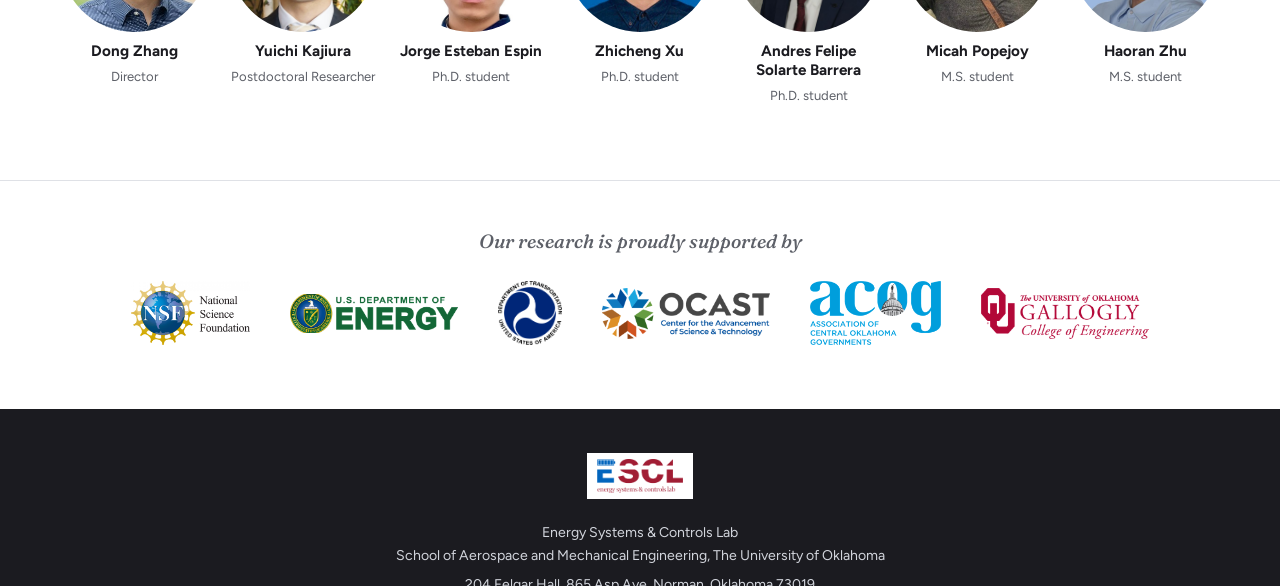
<file: home.html>
<!DOCTYPE html>
<html lang="en"><head><meta charset="utf-8"><title>Energy Systems &amp; Controls Lab</title><meta http-equiv="refresh" content="0; url=index.html"><link rel="canonical" href="index.html"></head><body><p><a href="index.html">Energy Systems &amp; Controls Lab</a></p></body></html>
</file>
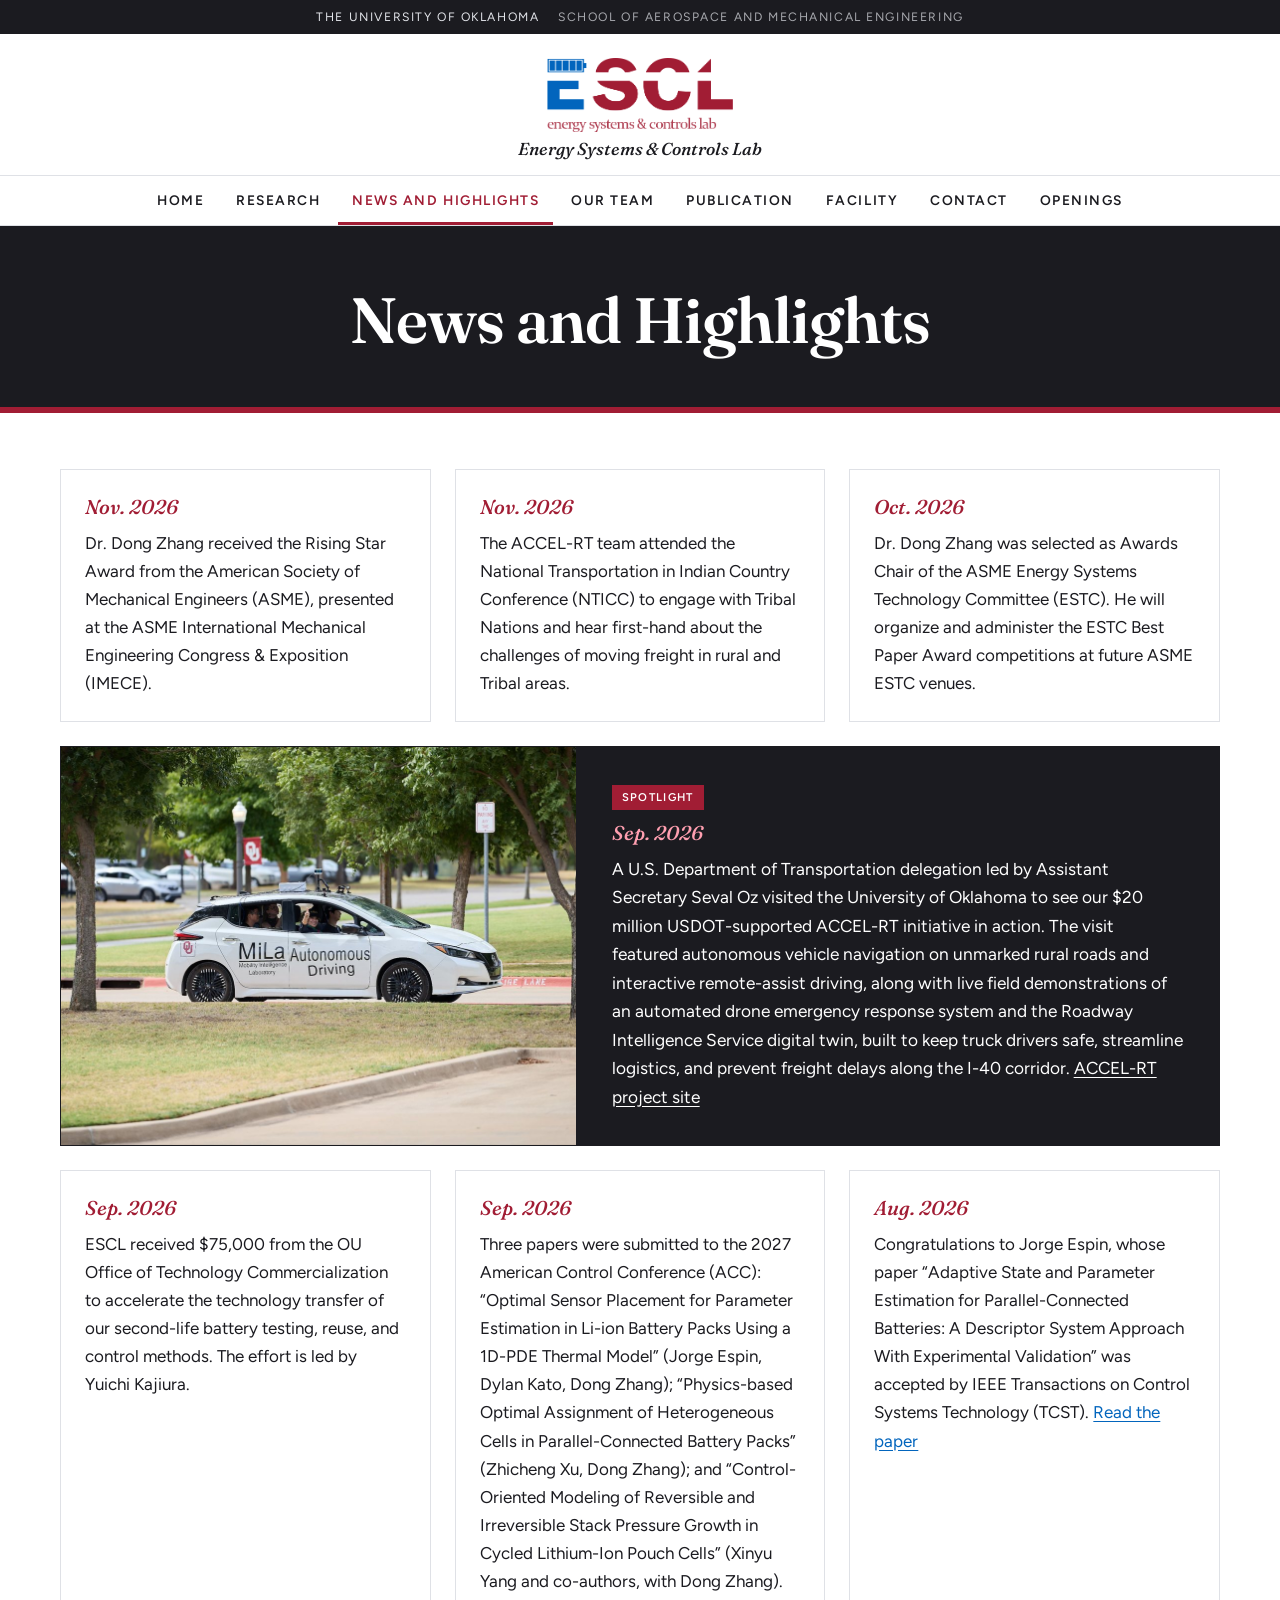
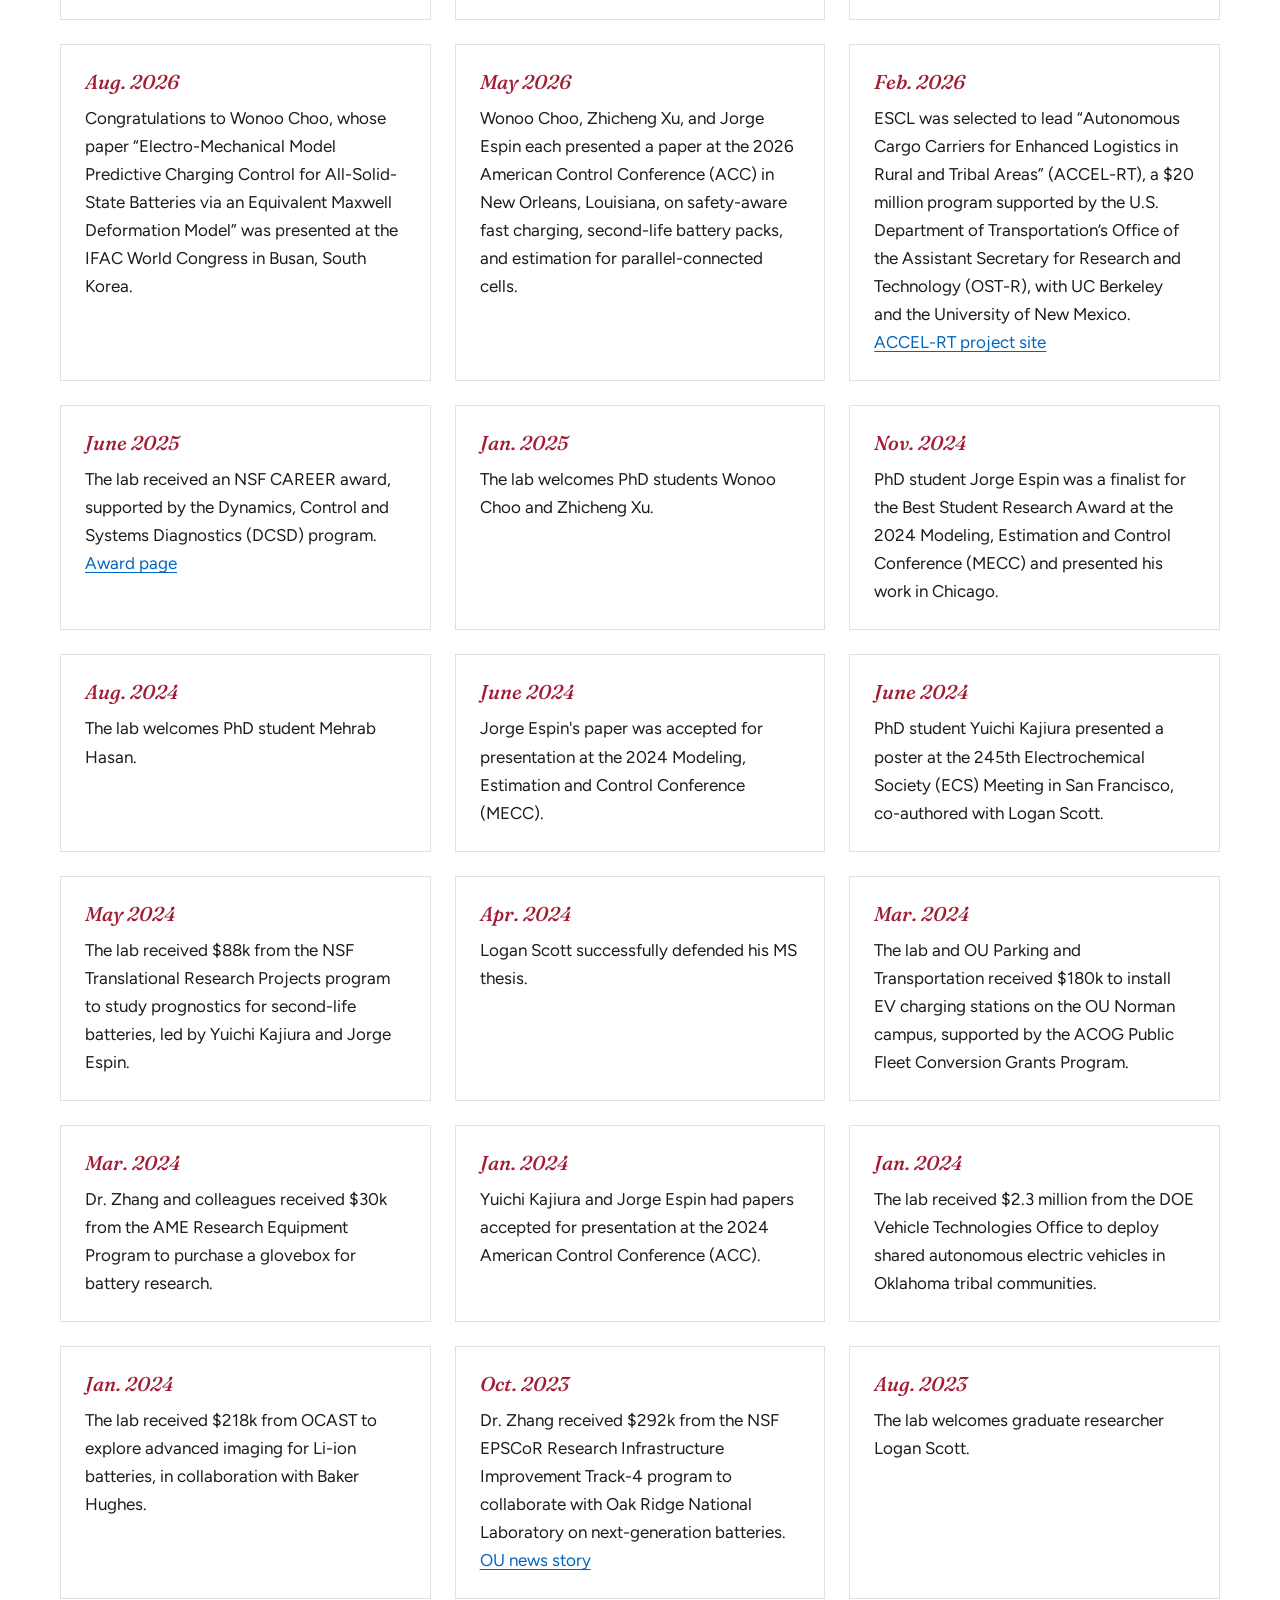
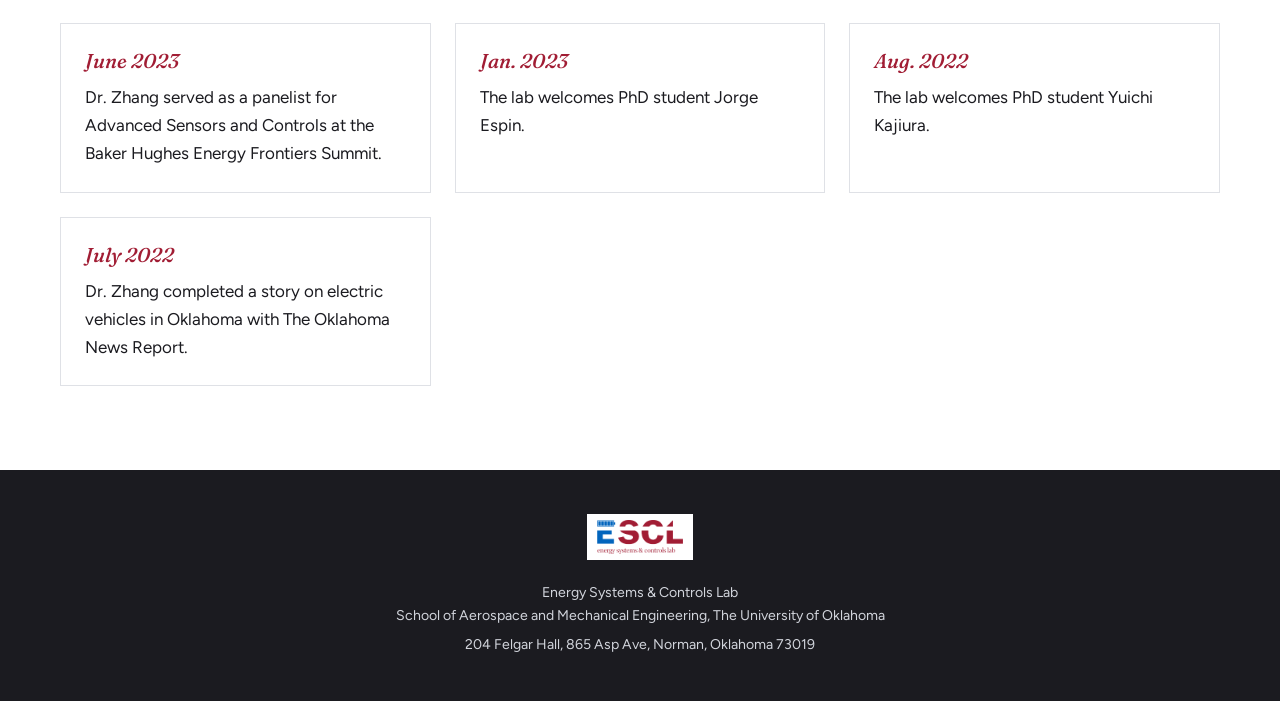
<file: news-and-highlights.html>
<!DOCTYPE html>
<html lang="en">
<head>
<meta charset="utf-8">
<meta name="viewport" content="width=device-width, initial-scale=1">
<title>News and Highlights | Energy Systems &amp; Controls Lab</title>
<meta name="description" content="Energy Systems &amp; Controls Lab (ESCL), School of Aerospace and Mechanical Engineering, The University of Oklahoma. Directed by Dong Zhang.">
<link rel="icon" href="assets/img/escl-logo.png">
<link rel="preconnect" href="https://fonts.googleapis.com"><link rel="preconnect" href="https://fonts.gstatic.com" crossorigin><link href="https://fonts.googleapis.com/css2?family=Fraunces:ital,opsz,wght@0,9..144,400;0,9..144,500;0,9..144,600;1,9..144,500;1,9..144,600&family=Figtree:ital,wght@0,400;0,500;0,600;1,400&display=swap" rel="stylesheet">
<link rel="stylesheet" href="assets/style.css">
</head>
<body>
<a class="skip" href="#main">Skip to main content</a>
<div class="site">
<header class="mast">
  <p class="util">The University of Oklahoma <span>School of Aerospace and Mechanical Engineering</span></p>
  <a class="brand" href="index.html"><img src="assets/img/escl-logo.png" alt="ESCL, Energy Systems &amp; Controls Lab"><span>Energy Systems &amp; Controls Lab</span></a>
  <nav aria-label="Main"><a href="index.html" data-page="home">Home</a><a href="research.html" data-page="research">Research</a><a href="news-and-highlights.html" data-page="news-and-highlights" aria-current="page">News and Highlights</a><a href="our-team.html" data-page="our-team">Our Team</a><a href="publication.html" data-page="publication">Publication</a><a href="facility.html" data-page="facility">Facility</a><a href="contact.html" data-page="contact">Contact</a><a href="openings.html" data-page="openings">Openings</a></nav>
</header>
<main id="main"><header class="band"><div class="in"><h1>News and Highlights</h1></div></header><div class="in"><div class="notes all"><article class="note"><time>Nov. 2026</time><p>Dr. Dong Zhang received the Rising Star Award from the American Society of Mechanical Engineers (ASME), presented at the ASME International Mechanical Engineering Congress &amp; Exposition (IMECE).</p></article><article class="note"><time>Nov. 2026</time><p>The ACCEL-RT team attended the National Transportation in Indian Country Conference (NTICC) to engage with Tribal Nations and hear first-hand about the challenges of moving freight in rural and Tribal areas.</p></article><article class="note"><time>Oct. 2026</time><p>Dr. Dong Zhang was selected as Awards Chair of the ASME Energy Systems Technology Committee (ESTC). He will organize and administer the ESTC Best Paper Award competitions at future ASME ESTC venues.</p></article><article class="note spot"><img src="assets/img/rav.jpg" alt="The ACCEL-RT autonomous driving research vehicle on the OU campus" loading="lazy"><div><span class="tag">Spotlight</span><time>Sep. 2026</time><p>A U.S. Department of Transportation delegation led by Assistant Secretary Seval Oz visited the University of Oklahoma to see our $20 million USDOT-supported ACCEL-RT initiative in action. The visit featured autonomous vehicle navigation on unmarked rural roads and interactive remote-assist driving, along with live field demonstrations of an automated drone emergency response system and the Roadway Intelligence Service digital twin, built to keep truck drivers safe, streamline logistics, and prevent freight delays along the I-40 corridor. <a href="https://www.accelrt-rav.org">ACCEL-RT project site</a></p></div></article><article class="note"><time>Sep. 2026</time><p>ESCL received $75,000 from the OU Office of Technology Commercialization to accelerate the technology transfer of our second-life battery testing, reuse, and control methods. The effort is led by Yuichi Kajiura.</p></article><article class="note"><time>Sep. 2026</time><p>Three papers were submitted to the 2027 American Control Conference (ACC): “Optimal Sensor Placement for Parameter Estimation in Li-ion Battery Packs Using a 1D-PDE Thermal Model” (Jorge Espin, Dylan Kato, Dong Zhang); “Physics-based Optimal Assignment of Heterogeneous Cells in Parallel-Connected Battery Packs” (Zhicheng Xu, Dong Zhang); and “Control-Oriented Modeling of Reversible and Irreversible Stack Pressure Growth in Cycled Lithium-Ion Pouch Cells” (Xinyu Yang and co-authors, with Dong Zhang).</p></article><article class="note"><time>Aug. 2026</time><p>Congratulations to Jorge Espin, whose paper “Adaptive State and Parameter Estimation for Parallel-Connected Batteries: A Descriptor System Approach With Experimental Validation” was accepted by IEEE Transactions on Control Systems Technology (TCST). <a href="https://doi.org/10.1109/TCST.2026.3719344">Read the paper</a></p></article><article class="note"><time>Aug. 2026</time><p>Congratulations to Wonoo Choo, whose paper “Electro-Mechanical Model Predictive Charging Control for All-Solid-State Batteries via an Equivalent Maxwell Deformation Model” was presented at the IFAC World Congress in Busan, South Korea.</p></article><article class="note"><time>May 2026</time><p>Wonoo Choo, Zhicheng Xu, and Jorge Espin each presented a paper at the 2026 American Control Conference (ACC) in New Orleans, Louisiana, on safety-aware fast charging, second-life battery packs, and estimation for parallel-connected cells.</p></article><article class="note"><time>Feb. 2026</time><p>ESCL was selected to lead “Autonomous Cargo Carriers for Enhanced Logistics in Rural and Tribal Areas” (ACCEL-RT), a $20 million program supported by the U.S. Department of Transportation’s Office of the Assistant Secretary for Research and Technology (OST-R), with UC Berkeley and the University of New Mexico. <a href="https://www.accelrt-rav.org">ACCEL-RT project site</a></p></article><article class="note"><time>June 2025</time><p>The lab received an NSF CAREER award, supported by the Dynamics, Control and Systems Diagnostics (DCSD) program. <a href="https://www.nsf.gov/awardsearch/showAward?AWD_ID=2442042&amp;HistoricalAwards=false">Award page</a></p></article><article class="note"><time>Jan. 2025</time><p>The lab welcomes PhD students Wonoo Choo and Zhicheng Xu.</p></article><article class="note"><time>Nov. 2024</time><p>PhD student Jorge Espin was a finalist for the Best Student Research Award at the 2024 Modeling, Estimation and Control Conference (MECC) and presented his work in Chicago.</p></article><article class="note"><time>Aug. 2024</time><p>The lab welcomes PhD student Mehrab Hasan.</p></article><article class="note"><time>June 2024</time><p>Jorge Espin&#x27;s paper was accepted for presentation at the 2024 Modeling, Estimation and Control Conference (MECC).</p></article><article class="note"><time>June 2024</time><p>PhD student Yuichi Kajiura presented a poster at the 245th Electrochemical Society (ECS) Meeting in San Francisco, co-authored with Logan Scott.</p></article><article class="note"><time>May 2024</time><p>The lab received $88k from the NSF Translational Research Projects program to study prognostics for second-life batteries, led by Yuichi Kajiura and Jorge Espin.</p></article><article class="note"><time>Apr. 2024</time><p>Logan Scott successfully defended his MS thesis.</p></article><article class="note"><time>Mar. 2024</time><p>The lab and OU Parking and Transportation received $180k to install EV charging stations on the OU Norman campus, supported by the ACOG Public Fleet Conversion Grants Program.</p></article><article class="note"><time>Mar. 2024</time><p>Dr. Zhang and colleagues received $30k from the AME Research Equipment Program to purchase a glovebox for battery research.</p></article><article class="note"><time>Jan. 2024</time><p>Yuichi Kajiura and Jorge Espin had papers accepted for presentation at the 2024 American Control Conference (ACC).</p></article><article class="note"><time>Jan. 2024</time><p>The lab received $2.3 million from the DOE Vehicle Technologies Office to deploy shared autonomous electric vehicles in Oklahoma tribal communities.</p></article><article class="note"><time>Jan. 2024</time><p>The lab received $218k from OCAST to explore advanced imaging for Li-ion batteries, in collaboration with Baker Hughes.</p></article><article class="note"><time>Oct. 2023</time><p>Dr. Zhang received $292k from the NSF EPSCoR Research Infrastructure Improvement Track-4 program to collaborate with Oak Ridge National Laboratory on next-generation batteries. <a href="https://www.ou.edu/research-norman/news-events/2024/two-ou-researchers-receive-nsf-epscor-research-fellowships">OU news story</a></p></article><article class="note"><time>Aug. 2023</time><p>The lab welcomes graduate researcher Logan Scott.</p></article><article class="note"><time>June 2023</time><p>Dr. Zhang served as a panelist for Advanced Sensors and Controls at the Baker Hughes Energy Frontiers Summit.</p></article><article class="note"><time>Jan. 2023</time><p>The lab welcomes PhD student Jorge Espin.</p></article><article class="note"><time>Aug. 2022</time><p>The lab welcomes PhD student Yuichi Kajiura.</p></article><article class="note"><time>July 2022</time><p>Dr. Zhang completed a story on electric vehicles in Oklahoma with The Oklahoma News Report.</p></article></div></div></main>
<footer><img src="assets/img/escl-logo.png" alt=""><p>Energy Systems &amp; Controls Lab<br>School of Aerospace and Mechanical Engineering, The University of Oklahoma</p><p>204 Felgar Hall, 865 Asp Ave, Norman, Oklahoma 73019</p></footer>
</div>
<script>
(function () {
})();
</script>
</body>
</html>
</file>
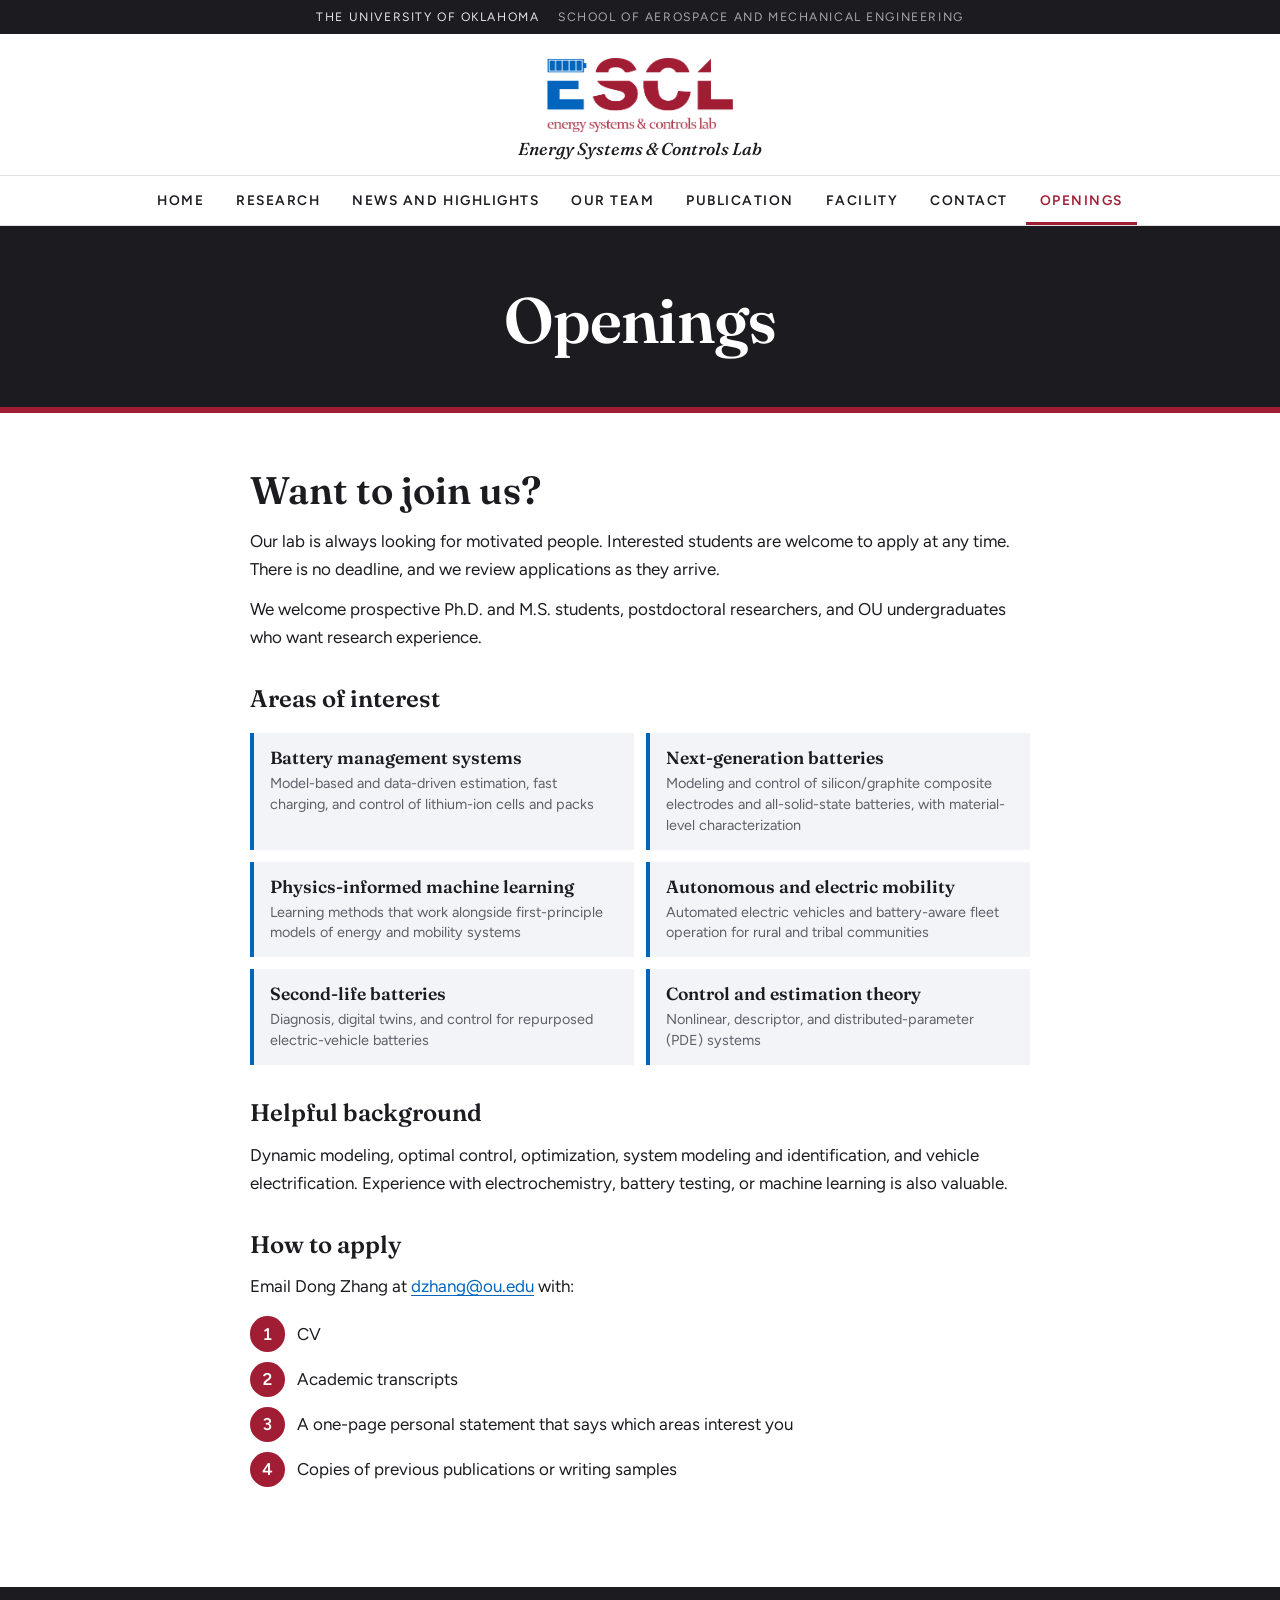
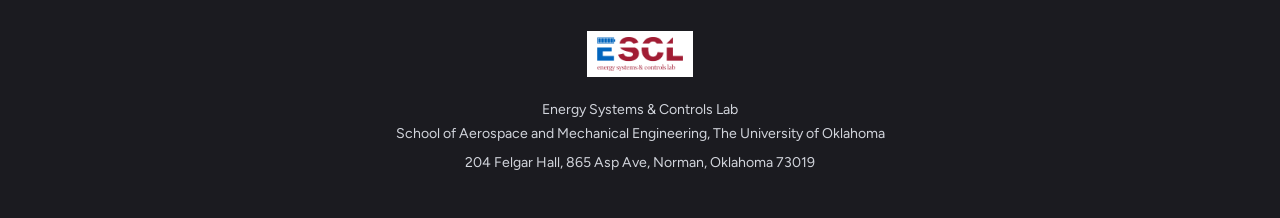
<file: openings.html>
<!DOCTYPE html>
<html lang="en">
<head>
<meta charset="utf-8">
<meta name="viewport" content="width=device-width, initial-scale=1">
<title>Openings | Energy Systems &amp; Controls Lab</title>
<meta name="description" content="Energy Systems &amp; Controls Lab (ESCL), School of Aerospace and Mechanical Engineering, The University of Oklahoma. Directed by Dong Zhang.">
<link rel="icon" href="assets/img/escl-logo.png">
<link rel="preconnect" href="https://fonts.googleapis.com"><link rel="preconnect" href="https://fonts.gstatic.com" crossorigin><link href="https://fonts.googleapis.com/css2?family=Fraunces:ital,opsz,wght@0,9..144,400;0,9..144,500;0,9..144,600;1,9..144,500;1,9..144,600&family=Figtree:ital,wght@0,400;0,500;0,600;1,400&display=swap" rel="stylesheet">
<link rel="stylesheet" href="assets/style.css">
</head>
<body>
<a class="skip" href="#main">Skip to main content</a>
<div class="site">
<header class="mast">
  <p class="util">The University of Oklahoma <span>School of Aerospace and Mechanical Engineering</span></p>
  <a class="brand" href="index.html"><img src="assets/img/escl-logo.png" alt="ESCL, Energy Systems &amp; Controls Lab"><span>Energy Systems &amp; Controls Lab</span></a>
  <nav aria-label="Main"><a href="index.html" data-page="home">Home</a><a href="research.html" data-page="research">Research</a><a href="news-and-highlights.html" data-page="news-and-highlights">News and Highlights</a><a href="our-team.html" data-page="our-team">Our Team</a><a href="publication.html" data-page="publication">Publication</a><a href="facility.html" data-page="facility">Facility</a><a href="contact.html" data-page="contact">Contact</a><a href="openings.html" data-page="openings" aria-current="page">Openings</a></nav>
</header>
<main id="main"><header class="band"><div class="in"><h1>Openings</h1></div></header><div class="in opening">
<section class="block">
  <h2>Want to join us?</h2>
  <p>Our lab is always looking for motivated people. Interested students are welcome to apply at any time. There is no deadline, and we review applications as they arrive.</p>
  <p>We welcome prospective Ph.D. and M.S. students, postdoctoral researchers, and OU undergraduates who want research experience.</p>
  <h3>Areas of interest</h3>
  <ul class="interests">
    <li><strong>Battery management systems</strong><span>Model-based and data-driven estimation, fast charging, and control of lithium-ion cells and packs</span></li>
    <li><strong>Next-generation batteries</strong><span>Modeling and control of silicon/graphite composite electrodes and all-solid-state batteries, with material-level characterization</span></li>
    <li><strong>Physics-informed machine learning</strong><span>Learning methods that work alongside first-principle models of energy and mobility systems</span></li>
    <li><strong>Autonomous and electric mobility</strong><span>Automated electric vehicles and battery-aware fleet operation for rural and tribal communities</span></li>
    <li><strong>Second-life batteries</strong><span>Diagnosis, digital twins, and control for repurposed electric-vehicle batteries</span></li>
    <li><strong>Control and estimation theory</strong><span>Nonlinear, descriptor, and distributed-parameter (PDE) systems</span></li>
  </ul>
  <h3>Helpful background</h3>
  <p>Dynamic modeling, optimal control, optimization, system modeling and identification, and vehicle electrification. Experience with electrochemistry, battery testing, or machine learning is also valuable.</p>
  <h3>How to apply</h3>
  <p>Email Dong Zhang at <a href="mailto:dzhang@ou.edu">dzhang@ou.edu</a> with:</p>
  <ol>
    <li>CV</li>
    <li>Academic transcripts</li>
    <li>A one-page personal statement that says which areas interest you</li>
    <li>Copies of previous publications or writing samples</li>
  </ol>
</section>
</div></main>
<footer><img src="assets/img/escl-logo.png" alt=""><p>Energy Systems &amp; Controls Lab<br>School of Aerospace and Mechanical Engineering, The University of Oklahoma</p><p>204 Felgar Hall, 865 Asp Ave, Norman, Oklahoma 73019</p></footer>
</div>
<script>
(function () {
})();
</script>
</body>
</html>
</file>
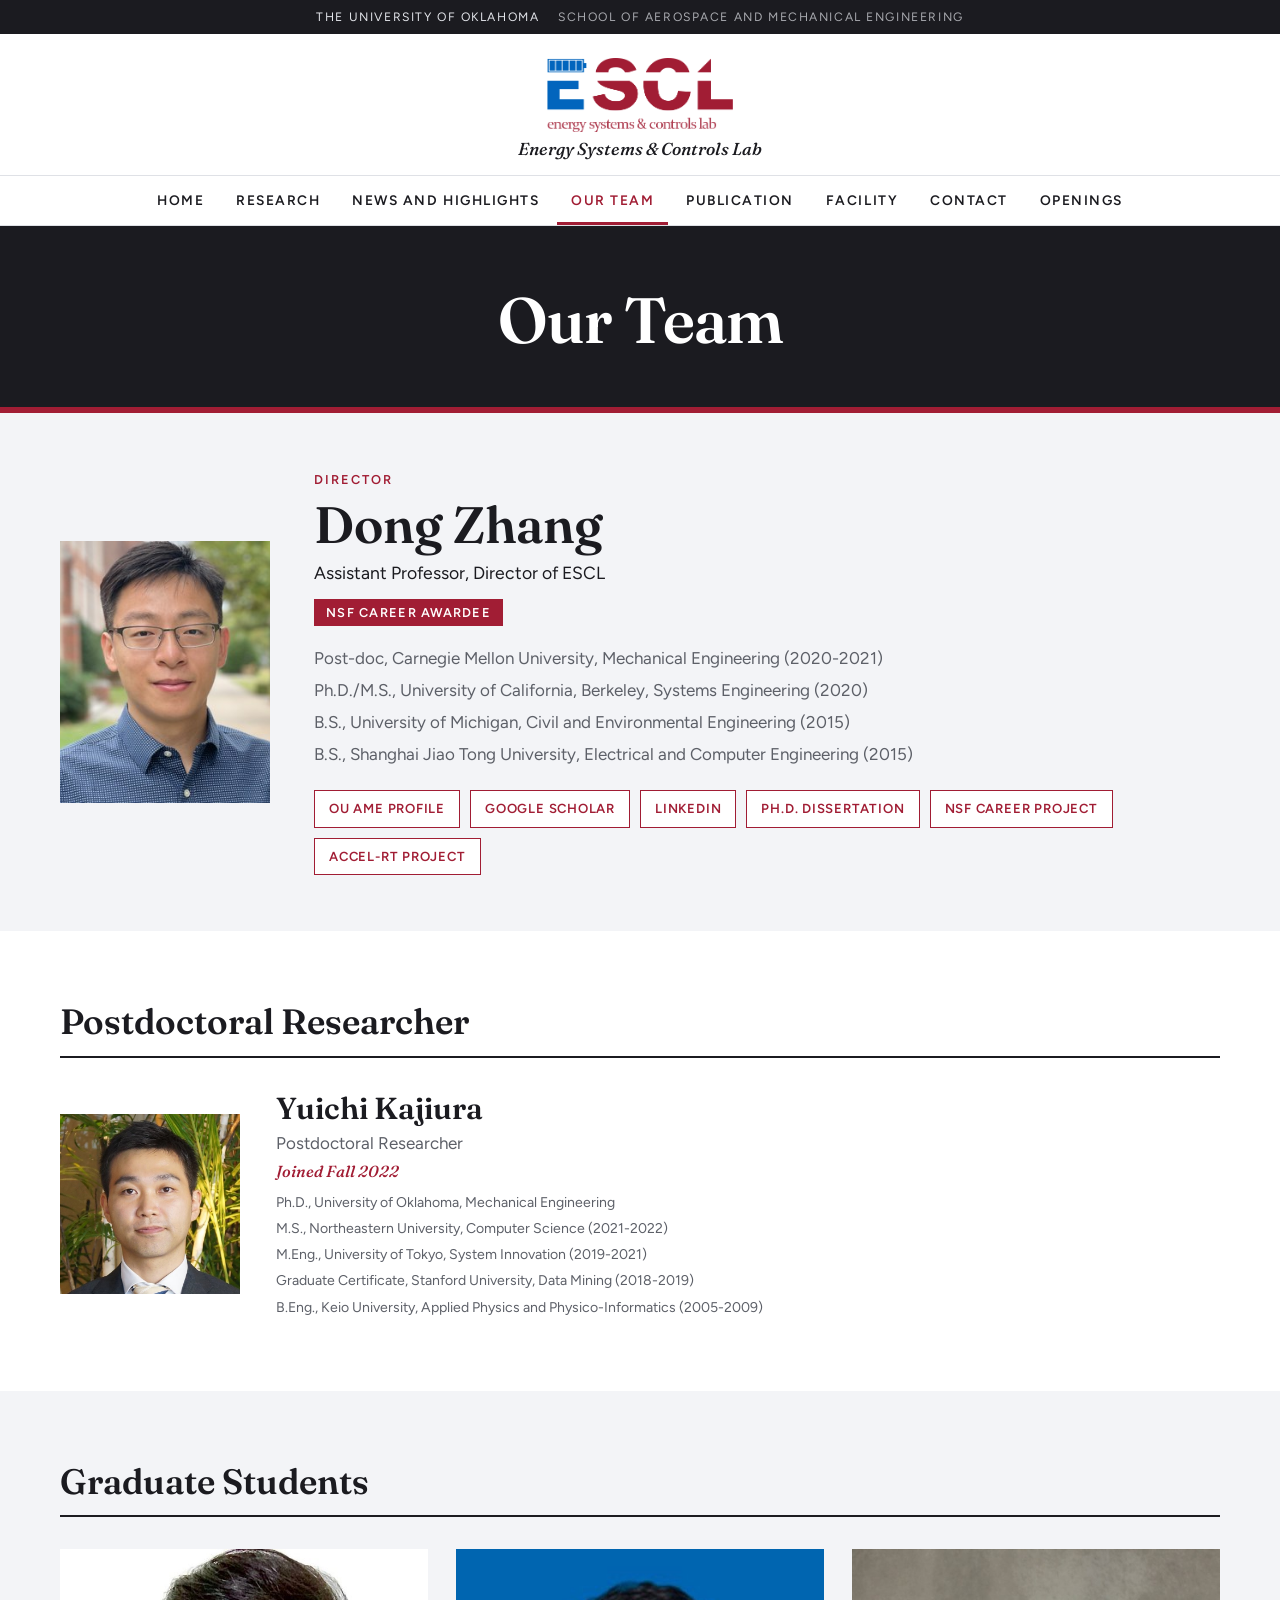
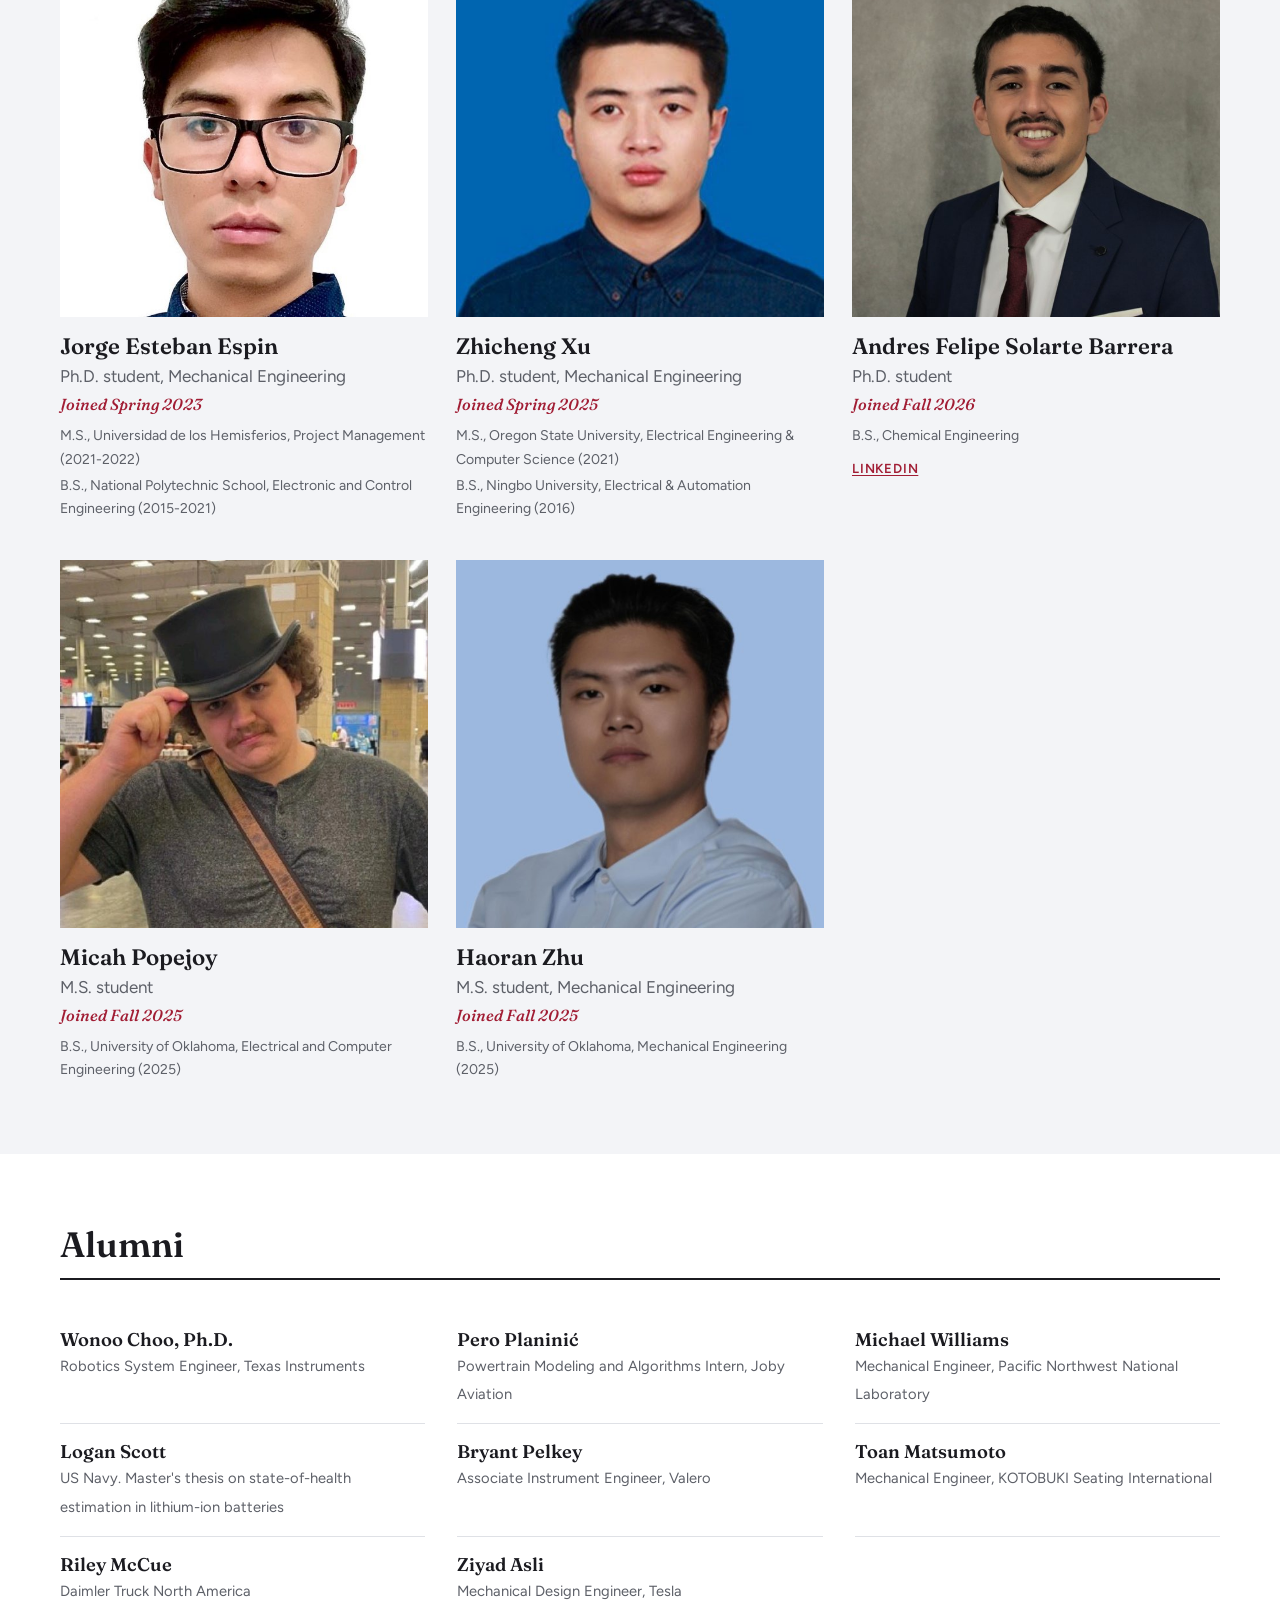
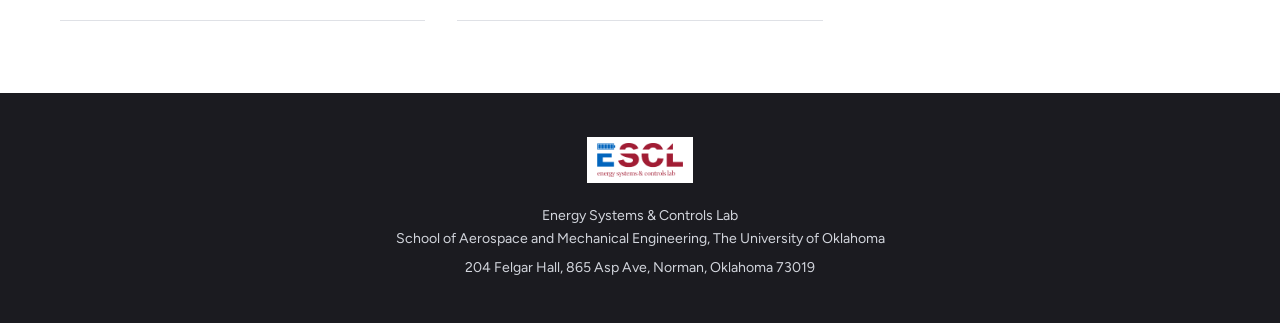
<file: our-team.html>
<!DOCTYPE html>
<html lang="en">
<head>
<meta charset="utf-8">
<meta name="viewport" content="width=device-width, initial-scale=1">
<title>Our Team | Energy Systems &amp; Controls Lab</title>
<meta name="description" content="Energy Systems &amp; Controls Lab (ESCL), School of Aerospace and Mechanical Engineering, The University of Oklahoma. Directed by Dong Zhang.">
<link rel="icon" href="assets/img/escl-logo.png">
<link rel="preconnect" href="https://fonts.googleapis.com"><link rel="preconnect" href="https://fonts.gstatic.com" crossorigin><link href="https://fonts.googleapis.com/css2?family=Fraunces:ital,opsz,wght@0,9..144,400;0,9..144,500;0,9..144,600;1,9..144,500;1,9..144,600&family=Figtree:ital,wght@0,400;0,500;0,600;1,400&display=swap" rel="stylesheet">
<link rel="stylesheet" href="assets/style.css">
</head>
<body>
<a class="skip" href="#main">Skip to main content</a>
<div class="site">
<header class="mast">
  <p class="util">The University of Oklahoma <span>School of Aerospace and Mechanical Engineering</span></p>
  <a class="brand" href="index.html"><img src="assets/img/escl-logo.png" alt="ESCL, Energy Systems &amp; Controls Lab"><span>Energy Systems &amp; Controls Lab</span></a>
  <nav aria-label="Main"><a href="index.html" data-page="home">Home</a><a href="research.html" data-page="research">Research</a><a href="news-and-highlights.html" data-page="news-and-highlights">News and Highlights</a><a href="our-team.html" data-page="our-team" aria-current="page">Our Team</a><a href="publication.html" data-page="publication">Publication</a><a href="facility.html" data-page="facility">Facility</a><a href="contact.html" data-page="contact">Contact</a><a href="openings.html" data-page="openings">Openings</a></nav>
</header>
<main id="main"><header class="band"><div class="in"><h1>Our Team</h1></div></header><section class="director"><div class="in">
  <img src="assets/img/dong-zhang.jpg" alt="Portrait of Dong Zhang" width="280" height="307">
  <div><p class="kicker">Director</p><h2>Dong Zhang</h2><p class="role">Assistant Professor, Director of ESCL</p><a class="badge" href="https://www.nsf.gov/awardsearch/showAward?AWD_ID=2442042">NSF CAREER Awardee</a><ul><li>Post-doc, Carnegie Mellon University, Mechanical Engineering (2020-2021)</li><li>Ph.D./M.S., University of California, Berkeley, Systems Engineering (2020)</li><li>B.S., University of Michigan, Civil and Environmental Engineering (2015)</li><li>B.S., Shanghai Jiao Tong University, Electrical and Computer Engineering (2015)</li></ul><p class="profile-links"><a href="https://www.ou.edu/coe/ame/people/faculty/dong-zhang">OU AME profile</a><a href="https://scholar.google.com/citations?user=aIuuXaQAAAAJ&amp;hl=en">Google Scholar</a><a href="https://www.linkedin.com/in/dong-zhang-ph-d-9752629a/">LinkedIn</a><a href="https://escholarship.org/uc/item/0qn6v2rc">Ph.D. dissertation</a><a href="https://www.nsf.gov/awardsearch/showAward?AWD_ID=2442042">NSF CAREER project</a><a href="https://www.accelrt-rav.org">ACCEL-RT project</a></p></div>
</div></section><section class="sec"><div class="in"><div class="sec-head"><h2>Postdoctoral Researcher</h2></div><div class="features"><article class="portrait feature"><img class="shot" src="assets/img/yuichi-kajiura.jpg" alt="Portrait of Yuichi Kajiura" loading="lazy"><div><h3>Yuichi Kajiura</h3><p class="role">Postdoctoral Researcher</p><p class="since">Joined Fall 2022</p><ul><li>Ph.D., University of Oklahoma, Mechanical Engineering</li><li>M.S., Northeastern University, Computer Science (2021-2022)</li><li>M.Eng., University of Tokyo, System Innovation (2019-2021)</li><li>Graduate Certificate, Stanford University, Data Mining (2018-2019)</li><li>B.Eng., Keio University, Applied Physics and Physico-Informatics (2005-2009)</li></ul></div></article></div></div></section><section class="sec tint"><div class="in"><div class="sec-head"><h2>Graduate Students</h2></div><div class="portraits"><article class="portrait"><img class="shot" src="assets/img/jorge-espin.jpg" alt="Portrait of Jorge Esteban Espin" loading="lazy"><div><h3>Jorge Esteban Espin</h3><p class="role">Ph.D. student, Mechanical Engineering</p><p class="since">Joined Spring 2023</p><ul><li>M.S., Universidad de los Hemisferios, Project Management (2021-2022)</li><li>B.S., National Polytechnic School, Electronic and Control Engineering (2015-2021)</li></ul></div></article><article class="portrait"><img class="shot" src="assets/img/zhicheng-xu.jpg" alt="Portrait of Zhicheng Xu" loading="lazy"><div><h3>Zhicheng Xu</h3><p class="role">Ph.D. student, Mechanical Engineering</p><p class="since">Joined Spring 2025</p><ul><li>M.S., Oregon State University, Electrical Engineering &amp; Computer Science (2021)</li><li>B.S., Ningbo University, Electrical &amp; Automation Engineering (2016)</li></ul></div></article><article class="portrait"><img class="shot" src="assets/img/andres.jpg" alt="Portrait of Andres Felipe Solarte Barrera" loading="lazy"><div><h3>Andres Felipe Solarte Barrera</h3><p class="role">Ph.D. student</p><p class="since">Joined Fall 2026</p><ul><li>B.S., Chemical Engineering</li></ul><p class="member-link"><a href="https://www.linkedin.com/in/andres-felipe-solarte-barrera-4a7770238/">LinkedIn</a></p></div></article><article class="portrait"><img class="shot" src="assets/img/micah-popejoy.jpg" alt="Portrait of Micah Popejoy" loading="lazy"><div><h3>Micah Popejoy</h3><p class="role">M.S. student</p><p class="since">Joined Fall 2025</p><ul><li>B.S., University of Oklahoma, Electrical and Computer Engineering (2025)</li></ul></div></article><article class="portrait"><img class="shot" src="assets/img/haoran-zhu.jpg" alt="Portrait of Haoran Zhu" loading="lazy"><div><h3>Haoran Zhu</h3><p class="role">M.S. student, Mechanical Engineering</p><p class="since">Joined Fall 2025</p><ul><li>B.S., University of Oklahoma, Mechanical Engineering (2025)</li></ul></div></article></div></div></section><section class="sec"><div class="in"><div class="sec-head"><h2>Alumni</h2></div><ul class="alumni"><li><strong>Wonoo Choo, Ph.D.</strong><span>Robotics System Engineer, Texas Instruments</span></li><li><strong>Pero Planinić</strong><span>Powertrain Modeling and Algorithms Intern, Joby Aviation</span></li><li><strong>Michael Williams</strong><span>Mechanical Engineer, Pacific Northwest National Laboratory</span></li><li><strong>Logan Scott</strong><span>US Navy. Master&#x27;s thesis on state-of-health estimation in lithium-ion batteries</span></li><li><strong>Bryant Pelkey</strong><span>Associate Instrument Engineer, Valero</span></li><li><strong>Toan Matsumoto</strong><span>Mechanical Engineer, KOTOBUKI Seating International</span></li><li><strong>Riley McCue</strong><span>Daimler Truck North America</span></li><li><strong>Ziyad Asli</strong><span>Mechanical Design Engineer, Tesla</span></li></ul></div></section></main>
<footer><img src="assets/img/escl-logo.png" alt=""><p>Energy Systems &amp; Controls Lab<br>School of Aerospace and Mechanical Engineering, The University of Oklahoma</p><p>204 Felgar Hall, 865 Asp Ave, Norman, Oklahoma 73019</p></footer>
</div>
<script>
(function () {
})();
</script>
</body>
</html>
</file>
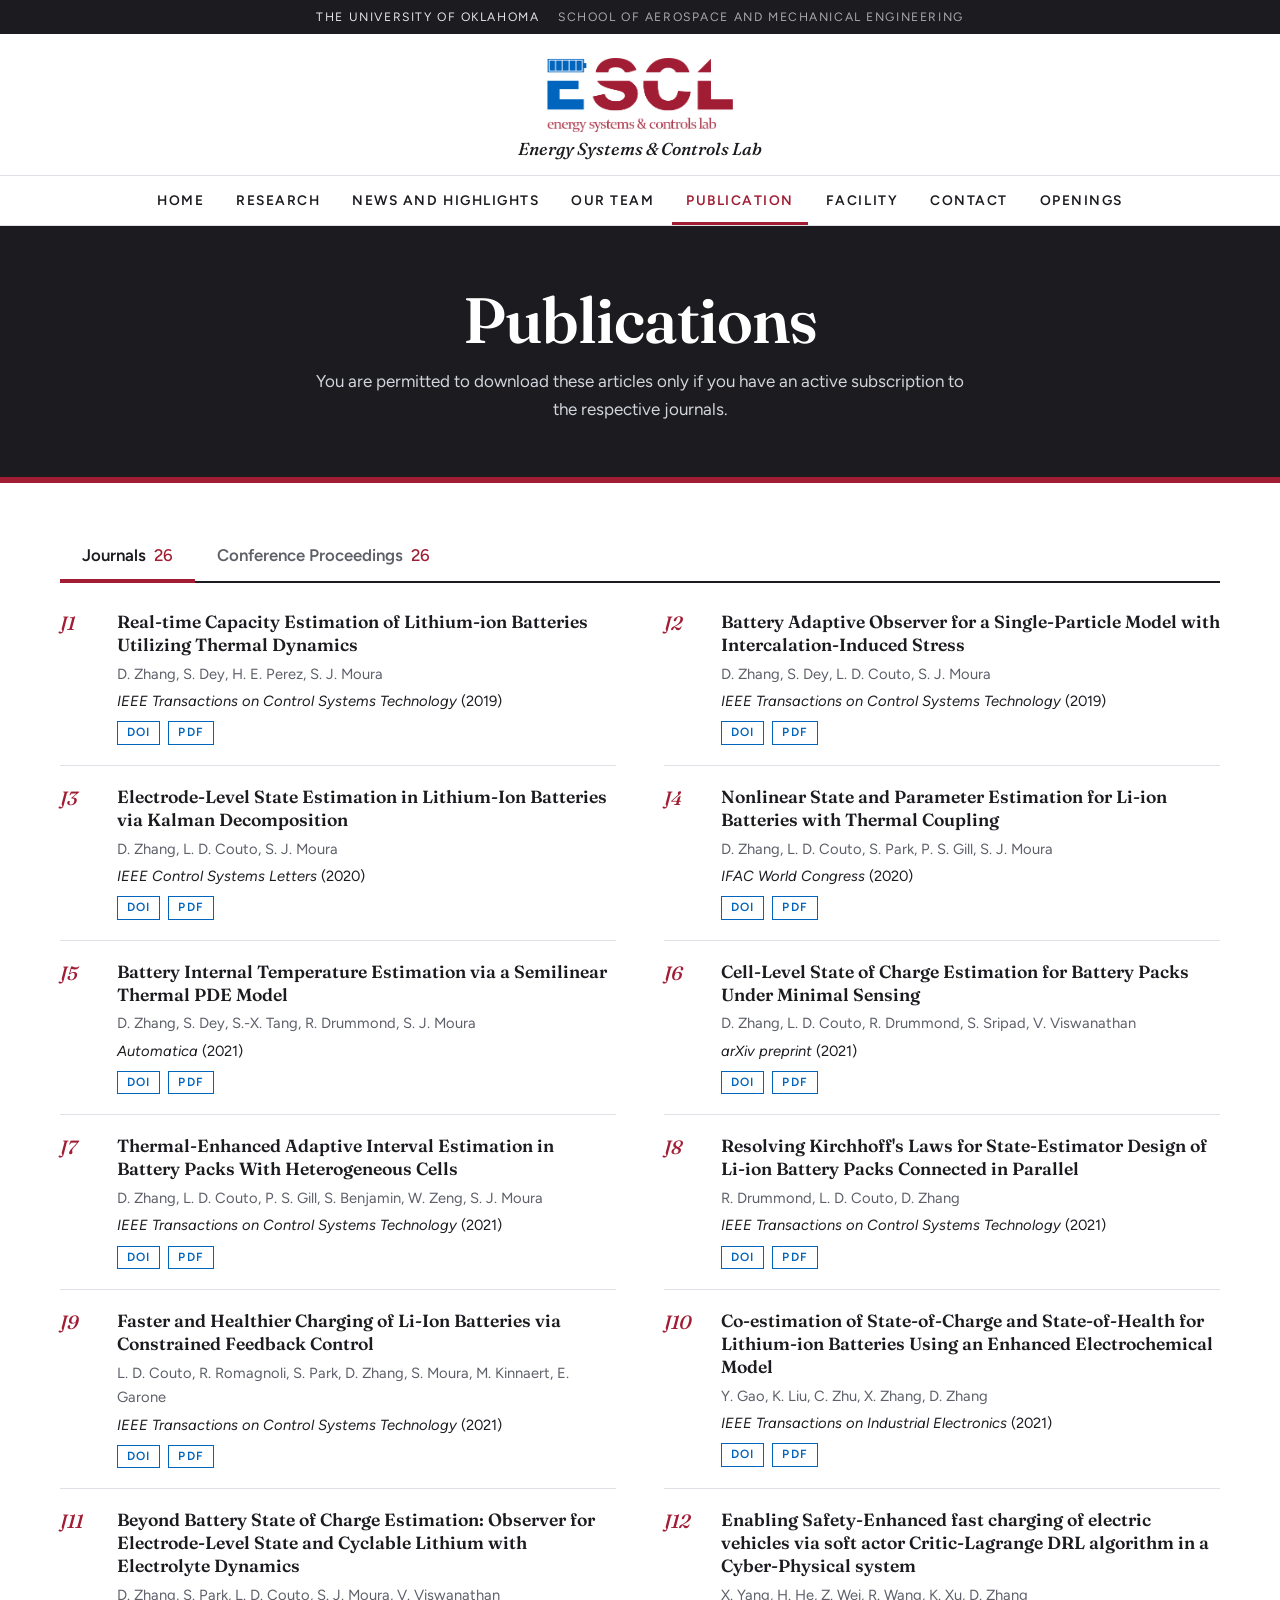
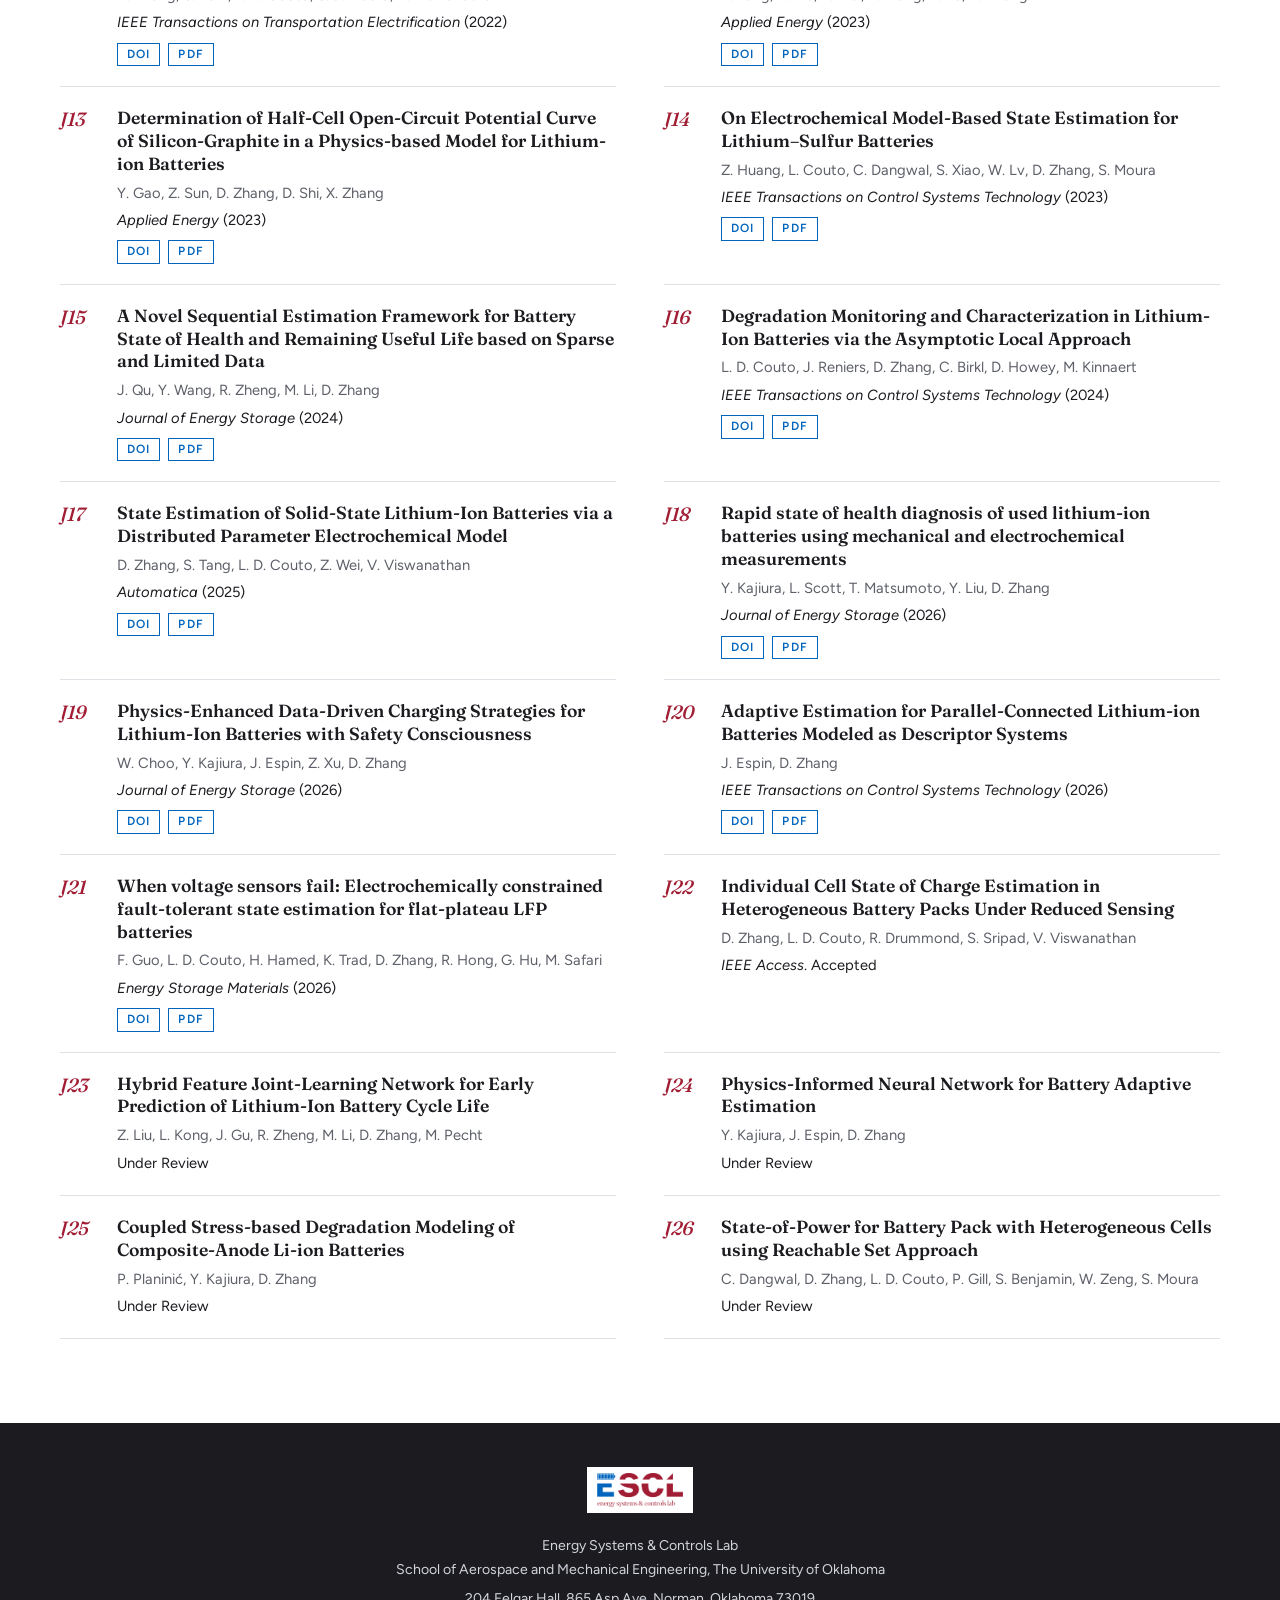
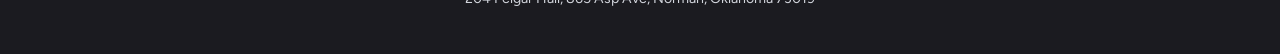
<file: publication.html>
<!DOCTYPE html>
<html lang="en">
<head>
<meta charset="utf-8">
<meta name="viewport" content="width=device-width, initial-scale=1">
<title>Publications | Energy Systems &amp; Controls Lab</title>
<meta name="description" content="Energy Systems &amp; Controls Lab (ESCL), School of Aerospace and Mechanical Engineering, The University of Oklahoma. Directed by Dong Zhang.">
<link rel="icon" href="assets/img/escl-logo.png">
<link rel="preconnect" href="https://fonts.googleapis.com"><link rel="preconnect" href="https://fonts.gstatic.com" crossorigin><link href="https://fonts.googleapis.com/css2?family=Fraunces:ital,opsz,wght@0,9..144,400;0,9..144,500;0,9..144,600;1,9..144,500;1,9..144,600&family=Figtree:ital,wght@0,400;0,500;0,600;1,400&display=swap" rel="stylesheet">
<link rel="stylesheet" href="assets/style.css">
</head>
<body>
<a class="skip" href="#main">Skip to main content</a>
<div class="site">
<header class="mast">
  <p class="util">The University of Oklahoma <span>School of Aerospace and Mechanical Engineering</span></p>
  <a class="brand" href="index.html"><img src="assets/img/escl-logo.png" alt="ESCL, Energy Systems &amp; Controls Lab"><span>Energy Systems &amp; Controls Lab</span></a>
  <nav aria-label="Main"><a href="index.html" data-page="home">Home</a><a href="research.html" data-page="research">Research</a><a href="news-and-highlights.html" data-page="news-and-highlights">News and Highlights</a><a href="our-team.html" data-page="our-team">Our Team</a><a href="publication.html" data-page="publication" aria-current="page">Publication</a><a href="facility.html" data-page="facility">Facility</a><a href="contact.html" data-page="contact">Contact</a><a href="openings.html" data-page="openings">Openings</a></nav>
</header>
<main id="main"><header class="band"><div class="in"><h1>Publications</h1><p>You are permitted to download these articles only if you have an active subscription to the respective journals.</p></div></header><div class="in">
  <div class="tabs" role="group" aria-label="Publication type">
    <button type="button" id="tab-journal" data-tab="journal" aria-pressed="true">Journals <span>26</span></button>
    <button type="button" id="tab-conf" data-tab="conf" aria-pressed="false">Conference Proceedings <span>26</span></button>
  </div>
  <ol class="pubs" data-panel="journal"><li data-type="journal" data-text="real-time capacity estimation of lithium-ion batteries utilizing thermal dynamics d. zhang, s. dey, h. e. perez, s. j. moura ieee transactions on control systems technology  2019"><span class="label">J1</span><div><p class="ptitle">Real-time Capacity Estimation of Lithium-ion Batteries Utilizing Thermal Dynamics</p><p class="authors">D. Zhang, S. Dey, H. E. Perez, S. J. Moura</p><p class="venue"><em>IEEE Transactions on Control Systems Technology</em> (2019)</p><span class="acts"><a href="https://doi.org/10.1109/TCST.2018.2885681">DOI</a><a href="https://drive.google.com/file/d/1z7FJpb6dkl6W7FmxLwuF908PG8_qgCyh/view?usp=sharing">PDF</a></span></div></li><li data-type="journal" data-text="battery adaptive observer for a single-particle model with intercalation-induced stress d. zhang, s. dey, l. d. couto, s. j. moura ieee transactions on control systems technology  2019"><span class="label">J2</span><div><p class="ptitle">Battery Adaptive Observer for a Single-Particle Model with Intercalation-Induced Stress</p><p class="authors">D. Zhang, S. Dey, L. D. Couto, S. J. Moura</p><p class="venue"><em>IEEE Transactions on Control Systems Technology</em> (2019)</p><span class="acts"><a href="https://doi.org/10.1109/TCST.2019.2910797">DOI</a><a href="https://drive.google.com/file/d/1uLvWmjEiciBx9Jr2WozifwBm76XyG66W/view?usp=sharing">PDF</a></span></div></li><li data-type="journal" data-text="electrode-level state estimation in lithium-ion batteries via kalman decomposition d. zhang, l. d. couto, s. j. moura ieee control systems letters  2020"><span class="label">J3</span><div><p class="ptitle">Electrode-Level State Estimation in Lithium-Ion Batteries via Kalman Decomposition</p><p class="authors">D. Zhang, L. D. Couto, S. J. Moura</p><p class="venue"><em>IEEE Control Systems Letters</em> (2020)</p><span class="acts"><a href="https://doi.org/10.1109/LCSYS.2020.3042751">DOI</a><a href="https://drive.google.com/file/d/1giZxFfkU1ol2gFMvXrK8LcUlhlHiNr6X/view?usp=sharing">PDF</a></span></div></li><li data-type="journal" data-text="nonlinear state and parameter estimation for li-ion batteries with thermal coupling d. zhang, l. d. couto, s. park, p. s. gill, s. j. moura ifac world congress  2020"><span class="label">J4</span><div><p class="ptitle">Nonlinear State and Parameter Estimation for Li-ion Batteries with Thermal Coupling</p><p class="authors">D. Zhang, L. D. Couto, S. Park, P. S. Gill, S. J. Moura</p><p class="venue"><em>IFAC World Congress</em> (2020)</p><span class="acts"><a href="https://doi.org/10.1016/j.ifacol.2020.12.1752">DOI</a><a href="https://drive.google.com/file/d/1zxrqQdhA96jrhq1GRZqadGtNIExMlLmi/view?usp=sharing">PDF</a></span></div></li><li data-type="journal" data-text="battery internal temperature estimation via a semilinear thermal pde model d. zhang, s. dey, s.-x. tang, r. drummond, s. j. moura automatica  2021"><span class="label">J5</span><div><p class="ptitle">Battery Internal Temperature Estimation via a Semilinear Thermal PDE Model</p><p class="authors">D. Zhang, S. Dey, S.-X. Tang, R. Drummond, S. J. Moura</p><p class="venue"><em>Automatica</em> (2021)</p><span class="acts"><a href="https://doi.org/10.1016/j.automatica.2021.109849">DOI</a><a href="https://drive.google.com/file/d/1k4QmEwScyZSqRQHJIYZsQSb4kB-fp6Qv/view?usp=sharing">PDF</a></span></div></li><li data-type="journal" data-text="cell-level state of charge estimation for battery packs under minimal sensing d. zhang, l. d. couto, r. drummond, s. sripad, v. viswanathan arxiv preprint  2021"><span class="label">J6</span><div><p class="ptitle">Cell-Level State of Charge Estimation for Battery Packs Under Minimal Sensing</p><p class="authors">D. Zhang, L. D. Couto, R. Drummond, S. Sripad, V. Viswanathan</p><p class="venue"><em>arXiv preprint</em> (2021)</p><span class="acts"><a href="https://doi.org/10.48550/arXiv.2109.08332">DOI</a><a href="https://arxiv.org/abs/2109.08332">PDF</a></span></div></li><li data-type="journal" data-text="thermal-enhanced adaptive interval estimation in battery packs with heterogeneous cells d. zhang, l. d. couto, p. s. gill, s. benjamin, w. zeng, s. j. moura ieee transactions on control systems technology  2021"><span class="label">J7</span><div><p class="ptitle">Thermal-Enhanced Adaptive Interval Estimation in Battery Packs With Heterogeneous Cells</p><p class="authors">D. Zhang, L. D. Couto, P. S. Gill, S. Benjamin, W. Zeng, S. J. Moura</p><p class="venue"><em>IEEE Transactions on Control Systems Technology</em> (2021)</p><span class="acts"><a href="https://doi.org/10.1109/TCST.2021.3091108">DOI</a><a href="https://drive.google.com/file/d/1EQogK11LR31wAcqGuVhijk2se881bInS/view?usp=sharing">PDF</a></span></div></li><li data-type="journal" data-text="resolving kirchhoff&#x27;s laws for state-estimator design of li-ion battery packs connected in parallel r. drummond, l. d. couto, d. zhang ieee transactions on control systems technology  2021"><span class="label">J8</span><div><p class="ptitle">Resolving Kirchhoff&#x27;s Laws for State-Estimator Design of Li-ion Battery Packs Connected in Parallel</p><p class="authors">R. Drummond, L. D. Couto, D. Zhang</p><p class="venue"><em>IEEE Transactions on Control Systems Technology</em> (2021)</p><span class="acts"><a href="https://doi.org/10.1109/TCST.2021.3134451">DOI</a><a href="https://drive.google.com/file/d/1D67b_mQci77YmnPe_q0TG83QvL0p5BGy/view?usp=sharing">PDF</a></span></div></li><li data-type="journal" data-text="faster and healthier charging of li-ion batteries via constrained feedback control l. d. couto, r. romagnoli, s. park, d. zhang, s. moura, m. kinnaert, e. garone ieee transactions on control systems technology  2021"><span class="label">J9</span><div><p class="ptitle">Faster and Healthier Charging of Li-Ion Batteries via Constrained Feedback Control</p><p class="authors">L. D. Couto, R. Romagnoli, S. Park, D. Zhang, S. Moura, M. Kinnaert, E. Garone</p><p class="venue"><em>IEEE Transactions on Control Systems Technology</em> (2021)</p><span class="acts"><a href="https://doi.org/10.1109/TCST.2021.3135149">DOI</a><a href="https://drive.google.com/file/d/1nfIbzkRPRYSXXGElhVcu9FfJ5kvFyUpE/view?usp=sharing">PDF</a></span></div></li><li data-type="journal" data-text="co-estimation of state-of-charge and state-of-health for lithium-ion batteries using an enhanced electrochemical model y. gao, k. liu, c. zhu, x. zhang, d. zhang ieee transactions on industrial electronics  2021"><span class="label">J10</span><div><p class="ptitle">Co-estimation of State-of-Charge and State-of-Health for Lithium-ion Batteries Using an Enhanced Electrochemical Model</p><p class="authors">Y. Gao, K. Liu, C. Zhu, X. Zhang, D. Zhang</p><p class="venue"><em>IEEE Transactions on Industrial Electronics</em> (2021)</p><span class="acts"><a href="https://doi.org/10.1109/TIE.2021.3066946">DOI</a><a href="https://drive.google.com/file/d/1jNMKWyhLrYvow2ficQLhWCizE0QOKgJ5/view?usp=sharing">PDF</a></span></div></li><li data-type="journal" data-text="beyond battery state of charge estimation: observer for electrode-level state and cyclable lithium with electrolyte dynamics d. zhang, s. park, l. d. couto, s. j. moura, v. viswanathan ieee transactions on transportation electrification  2022"><span class="label">J11</span><div><p class="ptitle">Beyond Battery State of Charge Estimation: Observer for Electrode-Level State and Cyclable Lithium with Electrolyte Dynamics</p><p class="authors">D. Zhang, S. Park, L. D. Couto, S. J. Moura, V. Viswanathan</p><p class="venue"><em>IEEE Transactions on Transportation Electrification</em> (2022)</p><span class="acts"><a href="https://doi.org/10.1109/TTE.2022.3191136">DOI</a><a href="https://drive.google.com/file/d/1ko2G0xDJ83ix5BT4zf4koLZcMRRjMpae/view?usp=sharing">PDF</a></span></div></li><li data-type="journal" data-text="enabling safety-enhanced fast charging of electric vehicles via soft actor critic-lagrange drl algorithm in a cyber-physical system x. yang, h. he, z. wei, r. wang, k. xu, d. zhang applied energy  2023"><span class="label">J12</span><div><p class="ptitle">Enabling Safety-Enhanced fast charging of electric vehicles via soft actor Critic-Lagrange DRL algorithm in a Cyber-Physical system</p><p class="authors">X. Yang, H. He, Z. Wei, R. Wang, K. Xu, D. Zhang</p><p class="venue"><em>Applied Energy</em> (2023)</p><span class="acts"><a href="https://doi.org/10.1016/j.apenergy.2022.120272">DOI</a><a href="https://drive.google.com/file/d/1cxRMhBK-_FnXPUalEQY0XsR656SKyBkQ/view?usp=sharing">PDF</a></span></div></li><li data-type="journal" data-text="determination of half-cell open-circuit potential curve of silicon-graphite in a physics-based model for lithium-ion batteries y. gao, z. sun, d. zhang, d. shi, x. zhang applied energy  2023"><span class="label">J13</span><div><p class="ptitle">Determination of Half-Cell Open-Circuit Potential Curve of Silicon-Graphite in a Physics-based Model for Lithium-ion Batteries</p><p class="authors">Y. Gao, Z. Sun, D. Zhang, D. Shi, X. Zhang</p><p class="venue"><em>Applied Energy</em> (2023)</p><span class="acts"><a href="https://doi.org/10.1016/j.apenergy.2023.121621">DOI</a><a href="https://drive.google.com/file/d/1b6xm_6LhbBoAhcVJluNaRVexJoVjlBD4/view?usp=sharing">PDF</a></span></div></li><li data-type="journal" data-text="on electrochemical model-based state estimation for lithium–sulfur batteries z. huang, l. couto, c. dangwal, s. xiao, w. lv, d. zhang, s. moura ieee transactions on control systems technology  2023"><span class="label">J14</span><div><p class="ptitle">On Electrochemical Model-Based State Estimation for Lithium–Sulfur Batteries</p><p class="authors">Z. Huang, L. Couto, C. Dangwal, S. Xiao, W. Lv, D. Zhang, S. Moura</p><p class="venue"><em>IEEE Transactions on Control Systems Technology</em> (2023)</p><span class="acts"><a href="https://doi.org/10.1109/TCST.2023.3337589">DOI</a><a href="https://drive.google.com/file/d/1p0JgPA5I6AyYohLvwb_1rQW_HT8GC27t/view?usp=sharing">PDF</a></span></div></li><li data-type="journal" data-text="a novel sequential estimation framework for battery state of health and remaining useful life based on sparse and limited data j. qu, y. wang, r. zheng, m. li, d. zhang journal of energy storage  2024"><span class="label">J15</span><div><p class="ptitle">A Novel Sequential Estimation Framework for Battery State of Health and Remaining Useful Life based on Sparse and Limited Data</p><p class="authors">J. Qu, Y. Wang, R. Zheng, M. Li, D. Zhang</p><p class="venue"><em>Journal of Energy Storage</em> (2024)</p><span class="acts"><a href="https://doi.org/10.1016/j.est.2024.113086">DOI</a><a href="https://drive.google.com/file/d/1udXh4SgQXxVDkeGKELWzxIRO6LxuuSBr/view?usp=sharing">PDF</a></span></div></li><li data-type="journal" data-text="degradation monitoring and characterization in lithium-ion batteries via the asymptotic local approach l. d. couto, j. reniers, d. zhang, c. birkl, d. howey, m. kinnaert ieee transactions on control systems technology  2024"><span class="label">J16</span><div><p class="ptitle">Degradation Monitoring and Characterization in Lithium-Ion Batteries via the Asymptotic Local Approach</p><p class="authors">L. D. Couto, J. Reniers, D. Zhang, C. Birkl, D. Howey, M. Kinnaert</p><p class="venue"><em>IEEE Transactions on Control Systems Technology</em> (2024)</p><span class="acts"><a href="https://doi.org/10.1109/TCST.2024.3483093">DOI</a><a href="https://drive.google.com/file/d/1VHeAHO6TGPEk-vV2Odv6uxIrMWo70lYk/view?usp=sharing">PDF</a></span></div></li><li data-type="journal" data-text="state estimation of solid-state lithium-ion batteries via a distributed parameter electrochemical model d. zhang, s. tang, l. d. couto, z. wei, v. viswanathan automatica  2025"><span class="label">J17</span><div><p class="ptitle">State Estimation of Solid-State Lithium-Ion Batteries via a Distributed Parameter Electrochemical Model</p><p class="authors">D. Zhang, S. Tang, L. D. Couto, Z. Wei, V. Viswanathan</p><p class="venue"><em>Automatica</em> (2025)</p><span class="acts"><a href="https://doi.org/10.1016/j.automatica.2024.112092">DOI</a><a href="https://drive.google.com/file/d/10VpU2EJbXu-CPbRoEaycsY81n6VsBgj7/view?usp=sharing">PDF</a></span></div></li><li data-type="journal" data-text="rapid state of health diagnosis of used lithium-ion batteries using mechanical and electrochemical measurements y. kajiura, l. scott, t. matsumoto, y. liu, d. zhang journal of energy storage  2026"><span class="label">J18</span><div><p class="ptitle">Rapid state of health diagnosis of used lithium-ion batteries using mechanical and electrochemical measurements</p><p class="authors">Y. Kajiura, L. Scott, T. Matsumoto, Y. Liu, D. Zhang</p><p class="venue"><em>Journal of Energy Storage</em> (2026)</p><span class="acts"><a href="https://doi.org/10.1016/j.est.2025.120233">DOI</a><a href="https://drive.google.com/file/d/1GVvSAu8Aue-wMA_J2CXROJL8j-SAHjq1/view?usp=sharing">PDF</a></span></div></li><li data-type="journal" data-text="physics-enhanced data-driven charging strategies for lithium-ion batteries with safety consciousness w. choo, y. kajiura, j. espin, z. xu, d. zhang journal of energy storage  2026"><span class="label">J19</span><div><p class="ptitle">Physics-Enhanced Data-Driven Charging Strategies for Lithium-Ion Batteries with Safety Consciousness</p><p class="authors">W. Choo, Y. Kajiura, J. Espin, Z. Xu, D. Zhang</p><p class="venue"><em>Journal of Energy Storage</em> (2026)</p><span class="acts"><a href="https://doi.org/10.1016/j.est.2026.120878">DOI</a><a href="https://drive.google.com/file/d/1Rv8w43YptbRlAROMu1hf1bqVFjIv-VCS/view?usp=sharing">PDF</a></span></div></li><li data-type="journal" data-text="adaptive estimation for parallel-connected lithium-ion batteries modeled as descriptor systems j. espin, d. zhang ieee transactions on control systems technology  2026"><span class="label">J20</span><div><p class="ptitle">Adaptive Estimation for Parallel-Connected Lithium-ion Batteries Modeled as Descriptor Systems</p><p class="authors">J. Espin, D. Zhang</p><p class="venue"><em>IEEE Transactions on Control Systems Technology</em> (2026)</p><span class="acts"><a href="https://doi.org/10.1109/TCST.2026.3719344">DOI</a><a href="https://drive.google.com/file/d/1LvI_Gc0T4vYCPOqTEbAxjYJt8VoxpaSr/view?usp=sharing">PDF</a></span></div></li><li data-type="journal" data-text="when voltage sensors fail: electrochemically constrained fault-tolerant state estimation for flat-plateau lfp batteries f. guo, l. d. couto, h. hamed, k. trad, d. zhang, r. hong, g. hu, m. safari energy storage materials  2026"><span class="label">J21</span><div><p class="ptitle">When voltage sensors fail: Electrochemically constrained fault-tolerant state estimation for flat-plateau LFP batteries</p><p class="authors">F. Guo, L. D. Couto, H. Hamed, K. Trad, D. Zhang, R. Hong, G. Hu, M. Safari</p><p class="venue"><em>Energy Storage Materials</em> (2026)</p><span class="acts"><a href="https://doi.org/10.1016/j.ensm.2026.105553">DOI</a><a href="https://drive.google.com/file/d/1Z4QcrVGx_2IuejjsTXe3a8H_JXwMoj8l/view?usp=sharing">PDF</a></span></div></li><li data-type="journal" data-text="individual cell state of charge estimation in heterogeneous battery packs under reduced sensing d. zhang, l. d. couto, r. drummond, s. sripad, v. viswanathan ieee access accepted "><span class="label">J22</span><div><p class="ptitle">Individual Cell State of Charge Estimation in Heterogeneous Battery Packs Under Reduced Sensing</p><p class="authors">D. Zhang, L. D. Couto, R. Drummond, S. Sripad, V. Viswanathan</p><p class="venue"><em>IEEE Access</em>. Accepted</p></div></li><li data-type="journal" data-text="hybrid feature joint-learning network for early prediction of lithium-ion battery cycle life z. liu, l. kong, j. gu, r. zheng, m. li, d. zhang, m. pecht  under review "><span class="label">J23</span><div><p class="ptitle">Hybrid Feature Joint-Learning Network for Early Prediction of Lithium-Ion Battery Cycle Life</p><p class="authors">Z. Liu, L. Kong, J. Gu, R. Zheng, M. Li, D. Zhang, M. Pecht</p><p class="venue">Under Review</p></div></li><li data-type="journal" data-text="physics-informed neural network for battery adaptive estimation y. kajiura, j. espin, d. zhang  under review "><span class="label">J24</span><div><p class="ptitle">Physics-Informed Neural Network for Battery Adaptive Estimation</p><p class="authors">Y. Kajiura, J. Espin, D. Zhang</p><p class="venue">Under Review</p></div></li><li data-type="journal" data-text="coupled stress-based degradation modeling of composite-anode li-ion batteries p. planinić, y. kajiura, d. zhang  under review "><span class="label">J25</span><div><p class="ptitle">Coupled Stress-based Degradation Modeling of Composite-Anode Li-ion Batteries</p><p class="authors">P. Planinić, Y. Kajiura, D. Zhang</p><p class="venue">Under Review</p></div></li><li data-type="journal" data-text="state-of-power for battery pack with heterogeneous cells using reachable set approach c. dangwal, d. zhang, l. d. couto, p. gill, s. benjamin, w. zeng, s. moura  under review "><span class="label">J26</span><div><p class="ptitle">State-of-Power for Battery Pack with Heterogeneous Cells using Reachable Set Approach</p><p class="authors">C. Dangwal, D. Zhang, L. D. Couto, P. Gill, S. Benjamin, W. Zeng, S. Moura</p><p class="venue">Under Review</p></div></li></ol>
  <ol class="pubs" data-panel="conf" hidden><li data-type="conf" data-text="remaining useful life estimation of lithium-ion batteries based on thermal dynamics d. zhang, s. dey, h. e. perez, s. j. moura american control conference  2017"><span class="label">C1</span><div><p class="ptitle">Remaining Useful Life Estimation of Lithium-ion Batteries Based on Thermal Dynamics</p><p class="authors">D. Zhang, S. Dey, H. E. Perez, S. J. Moura</p><p class="venue"><em>American Control Conference</em> (2017)</p><span class="acts"><a href="https://doi.org/10.23919/ACC.2017.7963575">DOI</a><a href="https://drive.google.com/file/d/1E-kl2ijqhkaScDvfLxxpLDsvp8V7W2qR/view?usp=sharing">PDF</a></span></div></li><li data-type="conf" data-text="hybrid electrochemical modeling with recurrent neural networks for li-ion batteries s. park, d. zhang, s. j. moura american control conference  2017"><span class="label">C2</span><div><p class="ptitle">Hybrid Electrochemical Modeling with Recurrent Neural Networks for Li-ion Batteries</p><p class="authors">S. Park, D. Zhang, S. J. Moura</p><p class="venue"><em>American Control Conference</em> (2017)</p><span class="acts"><a href="https://doi.org/10.23919/ACC.2017.7963533">DOI</a><a href="https://drive.google.com/file/d/1mJvW-VdszhNQJz88Zio2KoH2aOteerD0/view?usp=sharing">PDF</a></span></div></li><li data-type="conf" data-text="lithium-ion battery state estimation for a single particle model with intercalation-induced stress d. zhang, s. dey, s. j. moura american control conference asme energy system best paper finalist (top 3) 2018"><span class="label">C3</span><div><p class="ptitle">Lithium-Ion Battery State Estimation for a Single Particle Model with Intercalation-Induced Stress</p><p class="authors">D. Zhang, S. Dey, S. J. Moura</p><p class="venue"><em>American Control Conference</em> (2018). ASME Energy System Best Paper Finalist (Top 3)</p><span class="acts"><a href="https://doi.org/10.23919/ACC.2018.8431476">DOI</a><a href="https://drive.google.com/file/d/1tZ9upYUNPi1YEy82tll1M42mlINJTkS0/view?usp=sharing">PDF</a></span></div></li><li data-type="conf" data-text="open software for electrochemical battery modeling, estimation, and control s. j. moura, h. e. perez, z. gima, s. park, d. zhang ecs meeting abstracts  2018"><span class="label">C4</span><div><p class="ptitle">Open Software for Electrochemical Battery Modeling, Estimation, and Control</p><p class="authors">S. J. Moura, H. E. Perez, Z. Gima, S. Park, D. Zhang</p><p class="venue"><em>ECS Meeting Abstracts</em> (2018)</p></div></li><li data-type="conf" data-text="state and disturbance estimator for unstable reaction-advection-diffusion pde with boundary disturbance d. zhang, s.-x. tang, s. j. moura siam conference on control and its applications  2019"><span class="label">C5</span><div><p class="ptitle">State and Disturbance Estimator for Unstable Reaction-Advection-Diffusion PDE with Boundary Disturbance</p><p class="authors">D. Zhang, S.-X. Tang, S. J. Moura</p><p class="venue"><em>SIAM Conference on Control and its Applications</em> (2019)</p><span class="acts"><a href="https://drive.google.com/file/d/1tOnuyGY5cfS1l6s84sKjrTSIgM2_ZTdN/view?usp=sharing">PDF</a></span></div></li><li data-type="conf" data-text="state of charge estimation of parallel connected battery cells via descriptor system theory d. zhang, l. d. couto, s. benjamin, w. zeng, d. f. coutinho, s. j. moura american control conference asme energy system best paper 2020"><span class="label">C6</span><div><p class="ptitle">State of Charge Estimation of Parallel Connected Battery Cells via Descriptor System Theory</p><p class="authors">D. Zhang, L. D. Couto, S. Benjamin, W. Zeng, D. F. Coutinho, S. J. Moura</p><p class="venue"><em>American Control Conference</em> (2020). ASME Energy System Best Paper</p><span class="acts"><a href="https://doi.org/10.23919/ACC45564.2020.9147284">DOI</a><a href="https://drive.google.com/file/d/1qYMuWrCX8tqyxUKGtHfkkepK4uYEzkX0/view?usp=sharing">PDF</a></span></div></li><li data-type="conf" data-text="interval observer for soc estimation in parallel-connected lithium-ion batteries d. zhang, l. d. couto, p. s. gill, s. benjamin, w. zeng, s. j. moura american control conference  2020"><span class="label">C7</span><div><p class="ptitle">Interval Observer for SOC Estimation in Parallel-Connected Lithium-ion Batteries</p><p class="authors">D. Zhang, L. D. Couto, P. S. Gill, S. Benjamin, W. Zeng, S. J. Moura</p><p class="venue"><em>American Control Conference</em> (2020)</p><span class="acts"><a href="https://doi.org/10.23919/ACC45564.2020.9147468">DOI</a><a href="https://drive.google.com/file/d/1VvZkiFogfo7uec4xO3c5Qj_464YnocNu/view?usp=sharing">PDF</a></span></div></li><li data-type="conf" data-text="estimation of parameter probability distributions for lithium-ion battery string models using bayesian methods l. d. couto, d. zhang, a. aitio, s. j. moura, d. howey asme dynamic systems and control conference asme energy system best paper finalist (top 3) 2020"><span class="label">C8</span><div><p class="ptitle">Estimation of Parameter Probability Distributions for Lithium-Ion Battery String Models Using Bayesian Methods</p><p class="authors">L. D. Couto, D. Zhang, A. Aitio, S. J. Moura, D. Howey</p><p class="venue"><em>ASME Dynamic Systems and Control Conference</em> (2020). ASME Energy System Best Paper Finalist (Top 3)</p><span class="acts"><a href="https://doi.org/10.1115/DSCC2020-3218">DOI</a><a href="https://drive.google.com/file/d/1Pzxvlj2-LpkmcfA8osFjRjSDA78Efrl2/view?usp=sharing">PDF</a></span></div></li><li data-type="conf" data-text="pde observer for all-solid-state batteries via an electrochemical model d. zhang, s.-x. tang, l. d. couto, v. viswanathan ieee conference on control technology and applications  2021"><span class="label">C9</span><div><p class="ptitle">PDE Observer for All-Solid-State Batteries via an Electrochemical Model</p><p class="authors">D. Zhang, S.-X. Tang, L. D. Couto, V. Viswanathan</p><p class="venue"><em>IEEE Conference on Control Technology and Applications</em> (2021)</p><span class="acts"><a href="https://ieeexplore.ieee.org/abstract/document/9658679">DOI</a><a href="https://drive.google.com/file/d/18v03c6yh1VXRz371Hi1EKtdfhrsjvPtd/view?usp=sharing">PDF</a></span></div></li><li data-type="conf" data-text="state estimation for a zero-dimensional electrochemical model of lithium-sulfur batteries z. huang, d. zhang, l. d. couto, q.-h. yang, s. j. moura american control conference  2021"><span class="label">C10</span><div><p class="ptitle">State Estimation for a Zero-Dimensional Electrochemical Model of Lithium-Sulfur Batteries</p><p class="authors">Z. Huang, D. Zhang, L. D. Couto, Q.-H. Yang, S. J. Moura</p><p class="venue"><em>American Control Conference</em> (2021)</p><span class="acts"><a href="https://doi.org/10.23919/ACC50511.2021.9483225">DOI</a><a href="https://drive.google.com/file/d/1tmn2EYKj-OEcvxawNRLESzkR_MUTEWeH/view?usp=sharing">PDF</a></span></div></li><li data-type="conf" data-text="estimation of cyclable lithium for li-ion battery state-of-health monitoring s. park, d. zhang, r. klein, s. j. moura american control conference  2021"><span class="label">C11</span><div><p class="ptitle">Estimation of Cyclable Lithium for Li-ion Battery State-of-Health Monitoring</p><p class="authors">S. Park, D. Zhang, R. Klein, S. J. Moura</p><p class="venue"><em>American Control Conference</em> (2021)</p><span class="acts"><a href="https://doi.org/10.23919/ACC50511.2021.9482841">DOI</a><a href="https://drive.google.com/file/d/1F9OVq_Qea4iKLx_m6wR1T3PEVYOmX4oc/view?usp=sharing">PDF</a></span></div></li><li data-type="conf" data-text="pack level state-of-power prediction for heterogeneous cells c. dangwal, d. zhang, l. d. couto, p. gill, b. sebastien, w. zen, s. j. moura american control conference  2022"><span class="label">C12</span><div><p class="ptitle">Pack Level State-of-Power Prediction for Heterogeneous Cells</p><p class="authors">C. Dangwal, D. Zhang, L. D. Couto, P. Gill, B. Sebastien, W. Zen, S. J. Moura</p><p class="venue"><em>American Control Conference</em> (2022)</p><span class="acts"><a href="https://ieeexplore.ieee.org/abstract/document/9867529">DOI</a><a href="https://drive.google.com/file/d/1d-31kpx33RIRytyWzE8cTtpyzZAN8q69/view?usp=sharing">PDF</a></span></div></li><li data-type="conf" data-text="state-of-health estimation pipeline for li-ion battery packs with heterogeneous cells p. gill, d. zhang, l. d. couto, c. dangwal, s. benjamin, w. zeng, s. j. moura american control conference  2022"><span class="label">C13</span><div><p class="ptitle">State-Of-Health Estimation Pipeline for Li-ion Battery Packs with Heterogeneous Cells</p><p class="authors">P. Gill, D. Zhang, L. D. Couto, C. Dangwal, S. Benjamin, W. Zeng, S. J. Moura</p><p class="venue"><em>American Control Conference</em> (2022)</p><span class="acts"><a href="https://ieeexplore.ieee.org/abstract/document/9867450">DOI</a><a href="https://drive.google.com/file/d/1DesVMLuL6fs6YG0cXFBe6ujLFUKZzFSK/view?usp=sharing">PDF</a></span></div></li><li data-type="conf" data-text="identifiability of lithium-ion battery electrolyte dynamics l. d. couto, r. drummond, d. zhang, t. kirk, d. a. howey american control conference  2022"><span class="label">C14</span><div><p class="ptitle">Identifiability of Lithium-Ion Battery Electrolyte Dynamics</p><p class="authors">L. D. Couto, R. Drummond, D. Zhang, T. Kirk, D. A. Howey</p><p class="venue"><em>American Control Conference</em> (2022)</p><span class="acts"><a href="https://ieeexplore.ieee.org/abstract/document/9867154">DOI</a><a href="https://drive.google.com/file/d/1zF6cqqNxaiXTX74zA0x68Yy5TJRPTbiI/view?usp=sharing">PDF</a></span></div></li><li data-type="conf" data-text="a model predictive control scheme for fast charging via accurate quadratic battery models a. bills, m. salazar, d. zhang, v. viswanathan american control conference  2022"><span class="label">C15</span><div><p class="ptitle">A Model Predictive Control Scheme for Fast Charging via Accurate Quadratic Battery Models</p><p class="authors">A. Bills, M. Salazar, D. Zhang, V. Viswanathan</p><p class="venue"><em>American Control Conference</em> (2022)</p><span class="acts"><a href="https://ieeexplore.ieee.org/abstract/document/9867614">DOI</a><a href="https://drive.google.com/file/d/1Lr88ur9SHDdH0NQMvt9ILslT-ytl2uoU/view?usp=sharing">PDF</a></span></div></li><li data-type="conf" data-text="physics-informed neural network for discovering systems with unmeasurable states with application to lithium-ion batteries y. kajiura, j. espin, d. zhang american control conference  2024"><span class="label">C16</span><div><p class="ptitle">Physics-Informed Neural Network for Discovering Systems with Unmeasurable States with Application to Lithium-Ion Batteries</p><p class="authors">Y. Kajiura, J. Espin, D. Zhang</p><p class="venue"><em>American Control Conference</em> (2024)</p><span class="acts"><a href="https://doi.org/10.23919/ACC60939.2024.10644822">DOI</a><a href="https://drive.google.com/file/d/11Q-S1eY8nxXxs8a7qNKgNEFOxsyegj7v/view?usp=sharing">PDF</a></span></div></li><li data-type="conf" data-text="deep-mpc: a dagger-driven imitation learning strategy for optimal constrained battery charging j. espin, d. zhang, d. toti, a. pozzi american control conference  2024"><span class="label">C17</span><div><p class="ptitle">Deep-MPC: A DAGGER-Driven Imitation Learning Strategy for Optimal Constrained Battery Charging</p><p class="authors">J. Espin, D. Zhang, D. Toti, A. Pozzi</p><p class="venue"><em>American Control Conference</em> (2024)</p><span class="acts"><a href="https://doi.org/10.23919/ACC60939.2024.10644739">DOI</a><a href="https://drive.google.com/file/d/1Jb7yythft07WcjWNhLCUHsxvzG_DHZ5w/view?usp=sharing">PDF</a></span></div></li><li data-type="conf" data-text="safety-driven battery charging: a fisher information-guided adaptive mpc with real-time parameter identification j. espin, y. kajiura, d. zhang modeling, estimation and control conference mecc best student research award finalist 2024"><span class="label">C18</span><div><p class="ptitle">Safety-Driven Battery Charging: A Fisher Information-guided Adaptive MPC with Real-time Parameter Identification</p><p class="authors">J. Espin, Y. Kajiura, D. Zhang</p><p class="venue"><em>Modeling, Estimation and Control Conference</em> (2024). MECC Best Student Research Award Finalist</p><span class="acts"><a href="https://doi.org/10.1016/j.ifacol.2024.12.032">DOI</a><a href="https://drive.google.com/file/d/15UdkEnrO8l1d7WTrkPj4C2wH7LuN-uwP/view?usp=sharing">PDF</a></span></div></li><li data-type="conf" data-text="a discrete-time observer for parallel connected battery packs with nonlinear descriptor system dynamics j. a. lone, r. drummond, s. bhaumik, n. k. tomar, d. zhang american control conference asme energy system best paper finalist (top 3) 2025"><span class="label">C19</span><div><p class="ptitle">A Discrete-time Observer for Parallel Connected Battery Packs with Nonlinear Descriptor System Dynamics</p><p class="authors">J. A. Lone, R. Drummond, S. Bhaumik, N. K. Tomar, D. Zhang</p><p class="venue"><em>American Control Conference</em> (2025). ASME Energy System Best Paper Finalist (Top 3)</p><span class="acts"><a href="https://doi.org/10.23919/ACC63710.2025.11107740">DOI</a><a href="https://drive.google.com/file/d/1pk1UTQLDxT7z7G-QXEZXYkZ06bkHu4Wz/view?usp=sharing">PDF</a></span></div></li><li data-type="conf" data-text="combined state and parameter estimation in parallel-connected lithium-ion battery cells j. espin, d. zhang american control conference  2026"><span class="label">C20</span><div><p class="ptitle">Combined State and Parameter Estimation in Parallel-Connected Lithium-ion Battery Cells</p><p class="authors">J. Espin, D. Zhang</p><p class="venue"><em>American Control Conference</em> (2026)</p></div></li><li data-type="conf" data-text="safety-aware fast charging control for lithium-ion batteries via physics-enhanced gaussian process w. choo, y. kajiura, j. espin, z. xu, d. zhang american control conference  2026"><span class="label">C21</span><div><p class="ptitle">Safety-Aware Fast Charging Control for Lithium-ion Batteries via Physics-Enhanced Gaussian Process</p><p class="authors">W. Choo, Y. Kajiura, J. Espin, Z. Xu, D. Zhang</p><p class="venue"><em>American Control Conference</em> (2026)</p></div></li><li data-type="conf" data-text="unbalancing second-life battery pack with bidirectional dc/dc converter for extending life z. xu, y. kajiura, w. choo, j. espin, d. zhang american control conference  2026"><span class="label">C22</span><div><p class="ptitle">Unbalancing Second-life Battery Pack with Bidirectional DC/DC Converter for Extending Life</p><p class="authors">Z. Xu, Y. Kajiura, W. Choo, J. Espin, D. Zhang</p><p class="venue"><em>American Control Conference</em> (2026)</p></div></li><li data-type="conf" data-text="electro-mechanical model predictive charging control for all-solid-state batteries via an equivalent maxwell deformation model w. choo, x. yang, j. zhu, d. zhang 23rd ifac world congress  2026"><span class="label">C23</span><div><p class="ptitle">Electro-Mechanical Model Predictive Charging Control for All-Solid-State Batteries via an Equivalent Maxwell Deformation Model</p><p class="authors">W. Choo, X. Yang, J. Zhu, D. Zhang</p><p class="venue"><em>23rd IFAC World Congress</em> (2026)</p></div></li><li data-type="conf" data-text="optimal sensor placement for parameter estimation in li-ion battery packs using a 1d-pde thermal model j. espin, d. kato, d. zhang american control conference under review 2027"><span class="label">C24</span><div><p class="ptitle">Optimal Sensor Placement for Parameter Estimation in Li-ion Battery Packs Using a 1D-PDE Thermal Model</p><p class="authors">J. Espin, D. Kato, D. Zhang</p><p class="venue"><em>American Control Conference</em> (2027). Under Review</p></div></li><li data-type="conf" data-text="physics-based optimal assignment of heterogeneous cells in parallel-connected battery packs z. xu, d. zhang american control conference under review 2027"><span class="label">C25</span><div><p class="ptitle">Physics-based Optimal Assignment of Heterogeneous Cells in Parallel-Connected Battery Packs</p><p class="authors">Z. Xu, D. Zhang</p><p class="venue"><em>American Control Conference</em> (2027). Under Review</p></div></li><li data-type="conf" data-text="control-oriented modeling of reversible and irreversible stack pressure growth in cycled lithium-ion pouch cells x. yang, j. jiao, k. peng, y. h. choi, g. ko, j. park, w. li, d. zhang, j. zhu american control conference under review 2027"><span class="label">C26</span><div><p class="ptitle">Control-Oriented Modeling of Reversible and Irreversible Stack Pressure Growth in Cycled Lithium-Ion Pouch Cells</p><p class="authors">X. Yang, J. Jiao, K. Peng, Y. H. Choi, G. Ko, J. Park, W. Li, D. Zhang, J. Zhu</p><p class="venue"><em>American Control Conference</em> (2027). Under Review</p></div></li></ol>
</div></main>
<footer><img src="assets/img/escl-logo.png" alt=""><p>Energy Systems &amp; Controls Lab<br>School of Aerospace and Mechanical Engineering, The University of Oklahoma</p><p>204 Felgar Hall, 865 Asp Ave, Norman, Oklahoma 73019</p></footer>
</div>
<script>
(function () {
  var tabs = [].slice.call(document.querySelectorAll('[data-tab]'));
  tabs.forEach(function (b) { b.addEventListener('click', function () {
    tabs.forEach(function (x) { x.setAttribute('aria-pressed', String(x === b)); });
    [].slice.call(document.querySelectorAll('[data-panel]')).forEach(function (p) { p.hidden = p.getAttribute('data-panel') !== b.getAttribute('data-tab'); });
  }); });
})();
</script>
</body>
</html>
</file>
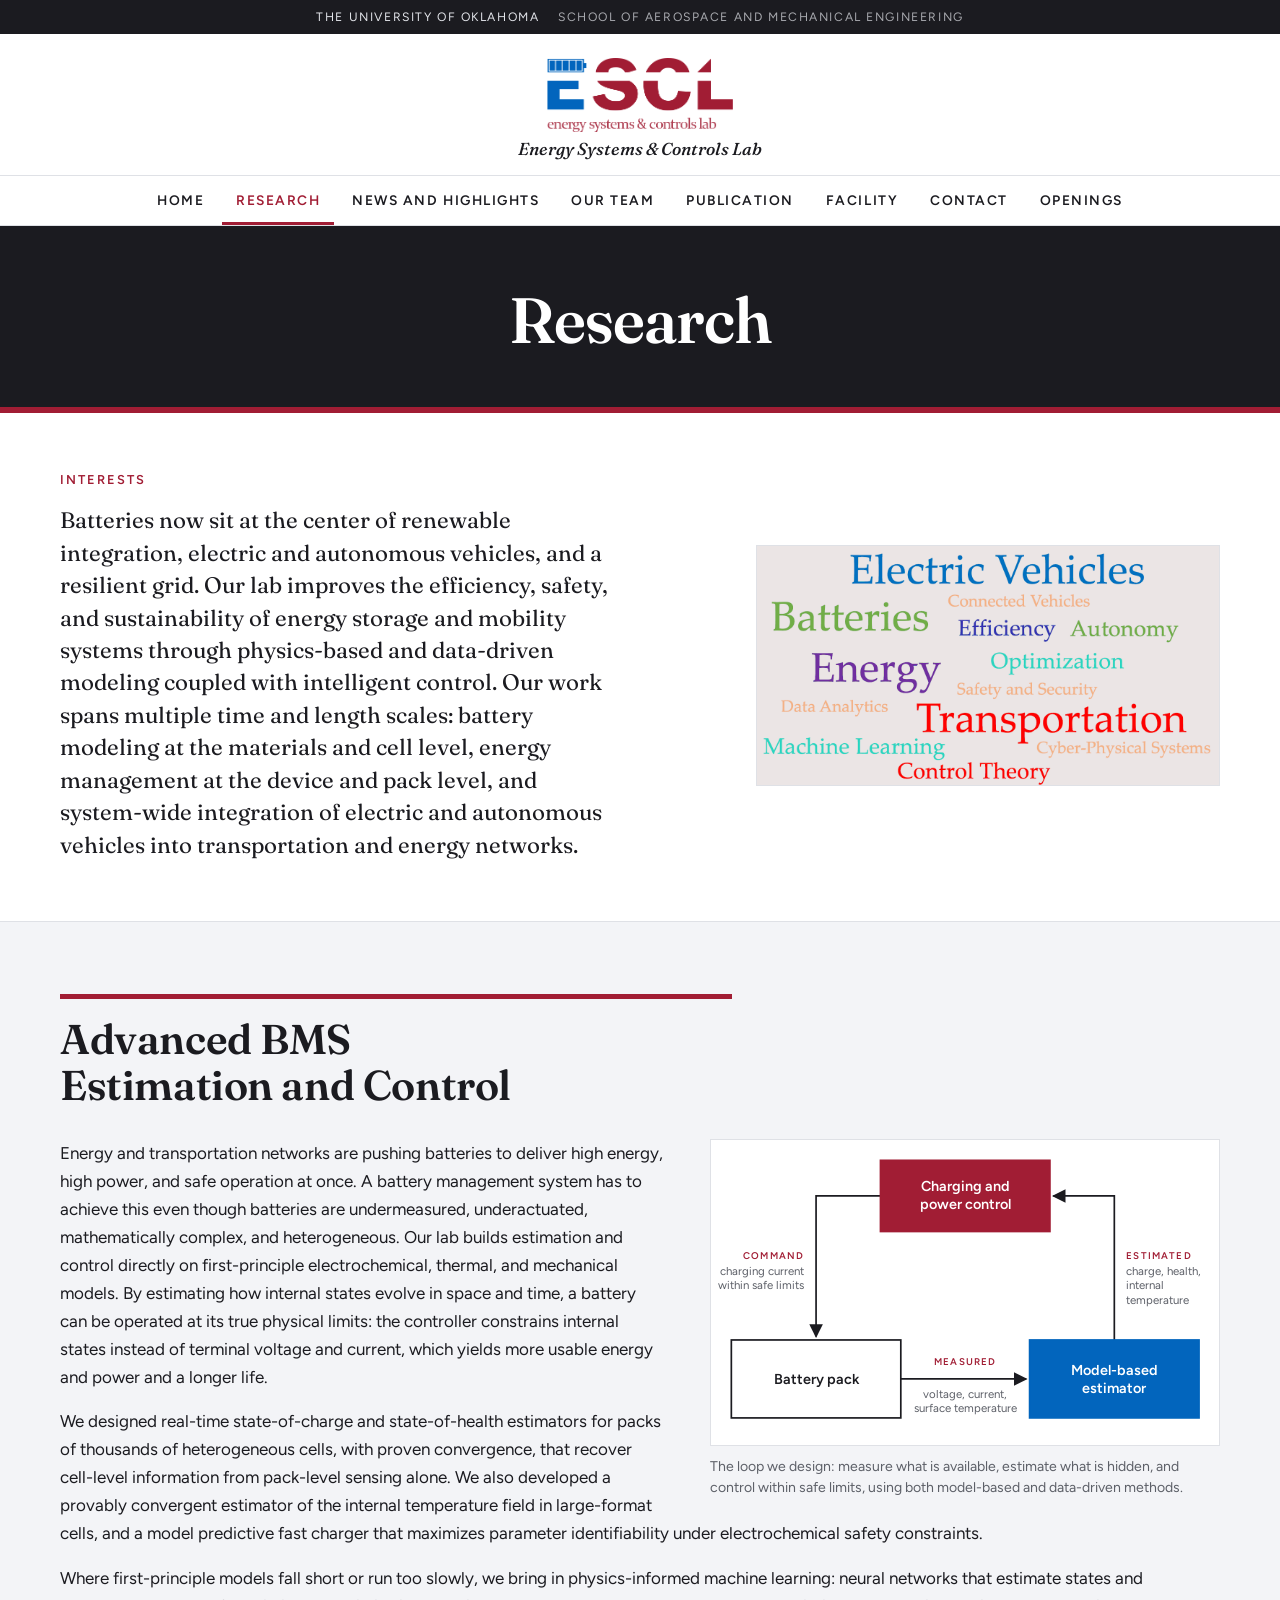
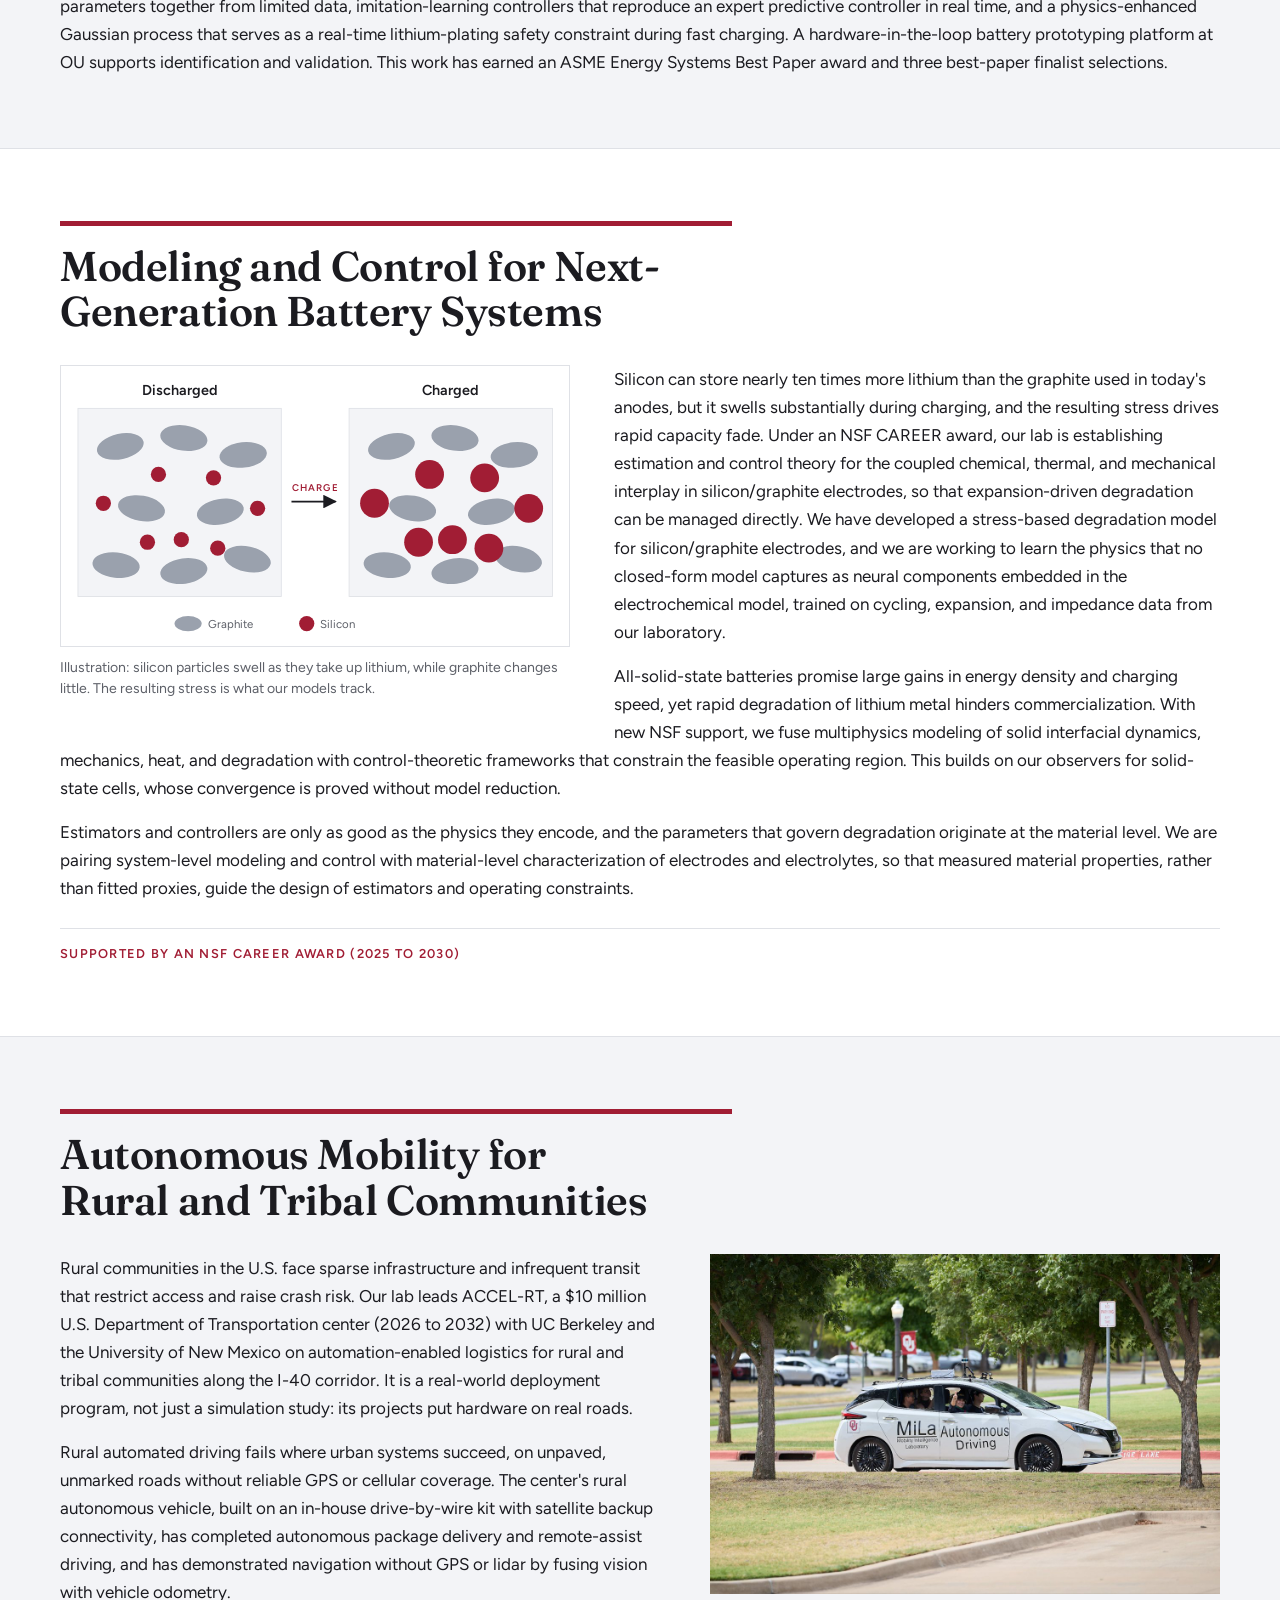
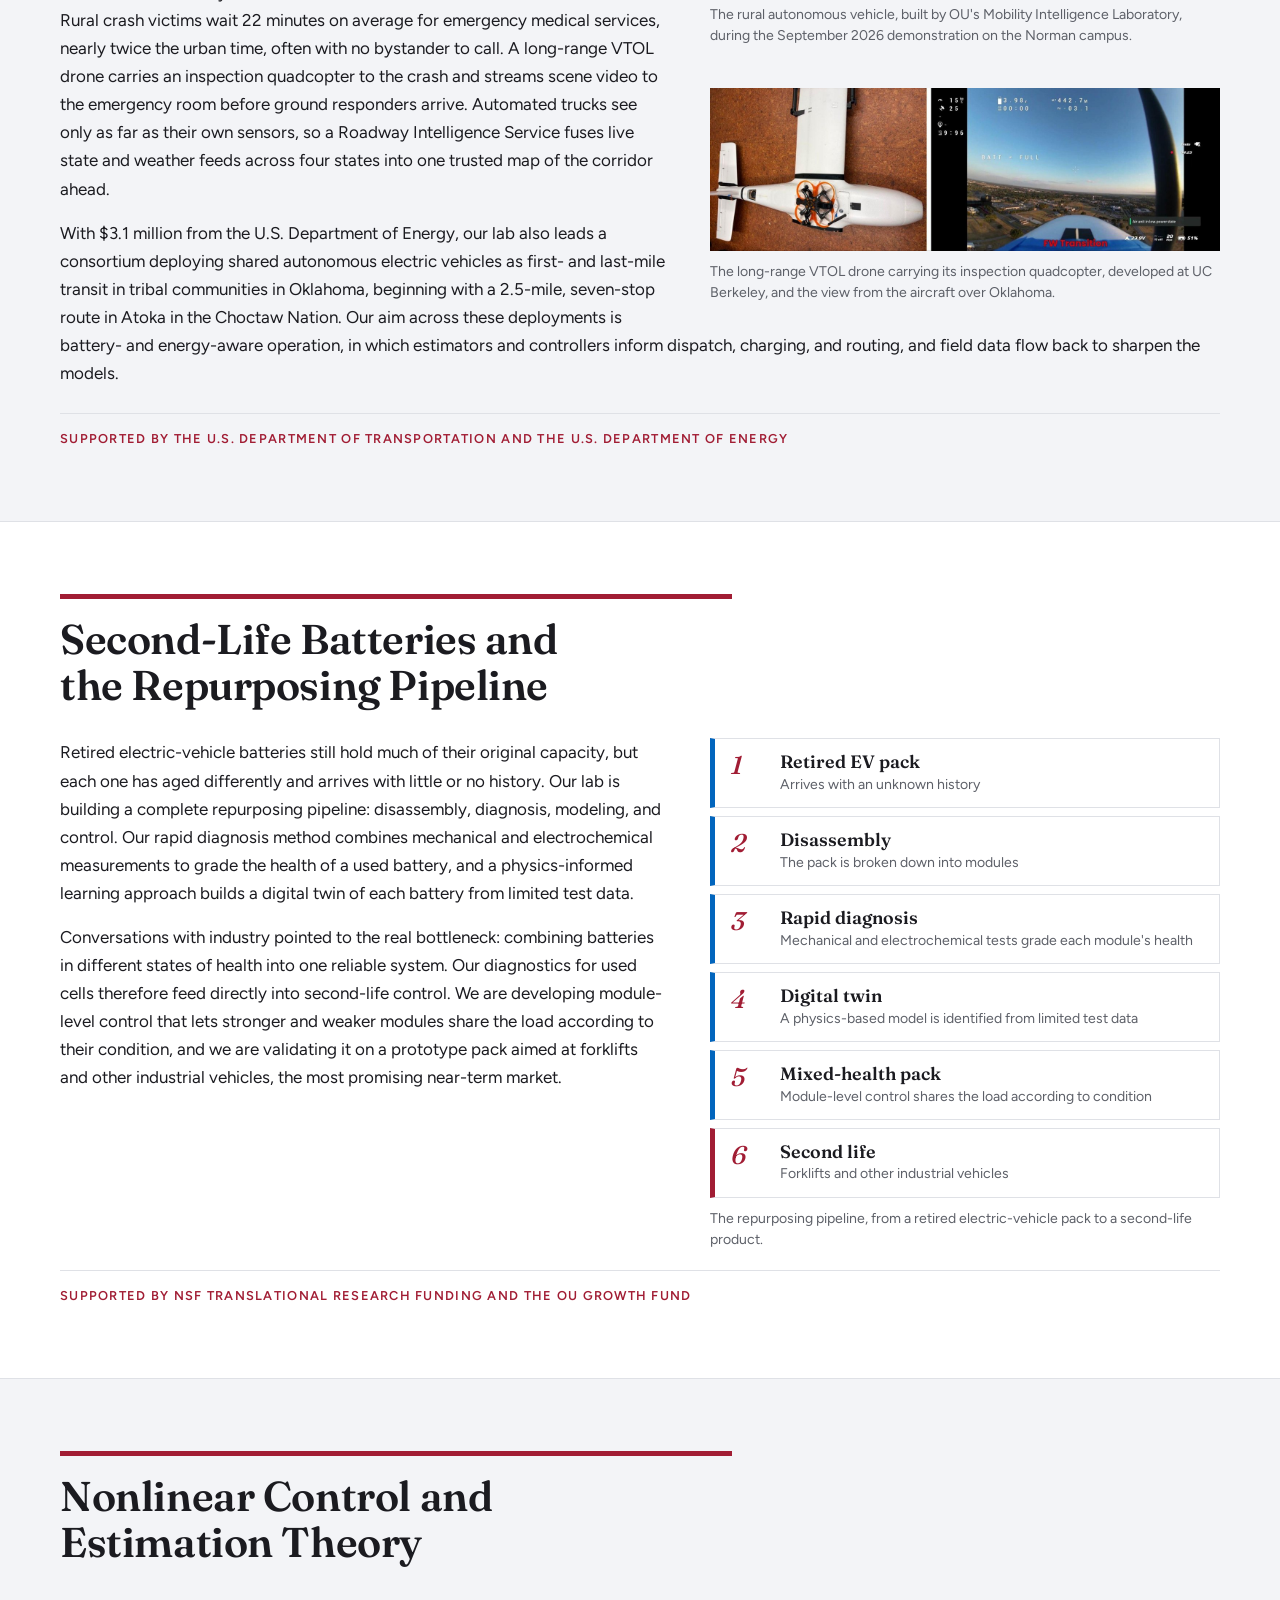
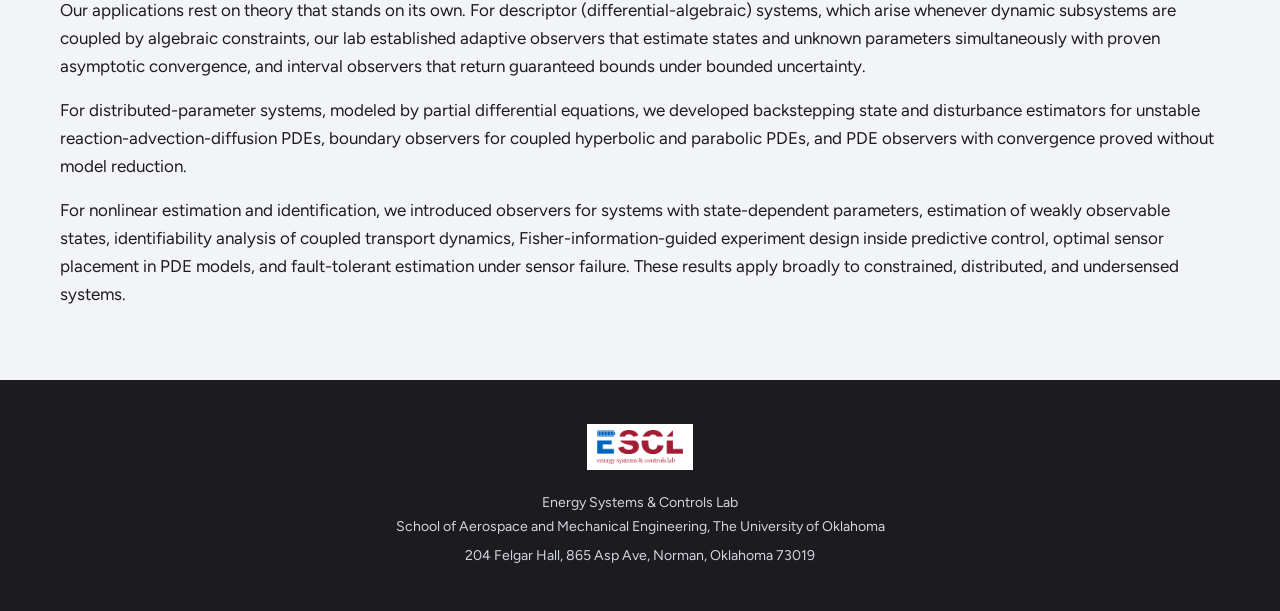
<file: research.html>
<!DOCTYPE html>
<html lang="en">
<head>
<meta charset="utf-8">
<meta name="viewport" content="width=device-width, initial-scale=1">
<title>Research | Energy Systems &amp; Controls Lab</title>
<meta name="description" content="Energy Systems &amp; Controls Lab (ESCL), School of Aerospace and Mechanical Engineering, The University of Oklahoma. Directed by Dong Zhang.">
<link rel="icon" href="assets/img/escl-logo.png">
<link rel="preconnect" href="https://fonts.googleapis.com"><link rel="preconnect" href="https://fonts.gstatic.com" crossorigin><link href="https://fonts.googleapis.com/css2?family=Fraunces:ital,opsz,wght@0,9..144,400;0,9..144,500;0,9..144,600;1,9..144,500;1,9..144,600&family=Figtree:ital,wght@0,400;0,500;0,600;1,400&display=swap" rel="stylesheet">
<link rel="stylesheet" href="assets/style.css">
</head>
<body>
<a class="skip" href="#main">Skip to main content</a>
<div class="site">
<header class="mast">
  <p class="util">The University of Oklahoma <span>School of Aerospace and Mechanical Engineering</span></p>
  <a class="brand" href="index.html"><img src="assets/img/escl-logo.png" alt="ESCL, Energy Systems &amp; Controls Lab"><span>Energy Systems &amp; Controls Lab</span></a>
  <nav aria-label="Main"><a href="index.html" data-page="home">Home</a><a href="research.html" data-page="research" aria-current="page">Research</a><a href="news-and-highlights.html" data-page="news-and-highlights">News and Highlights</a><a href="our-team.html" data-page="our-team">Our Team</a><a href="publication.html" data-page="publication">Publication</a><a href="facility.html" data-page="facility">Facility</a><a href="contact.html" data-page="contact">Contact</a><a href="openings.html" data-page="openings">Openings</a></nav>
</header>
<main id="main"><header class="band"><div class="in"><h1>Research</h1></div></header><section class="lead-in"><div class="in"><div><p class="kicker">Interests</p><p class="lead">Batteries now sit at the center of renewable integration, electric and autonomous vehicles, and a resilient grid. Our lab improves the efficiency, safety, and sustainability of energy storage and mobility systems through physics-based and data-driven modeling coupled with intelligent control. Our work spans multiple time and length scales: battery modeling at the materials and cell level, energy management at the device and pack level, and system-wide integration of electric and autonomous vehicles into transportation and energy networks.</p></div><img src="assets/img/interests.png" alt="Word cloud of the lab's interests: electric vehicles, batteries, energy, transportation, efficiency, autonomy, optimization, connected vehicles, safety and security, data analytics, machine learning, cyber-physical systems and control theory" width="1280" height="662"></div></section><section class="theme tint"><div class="in"><h2>Advanced BMS Estimation and Control</h2><div class="theme-text"><div class="wrap-fig right"><figure class="fig diagram">
<svg viewBox="0 0 600 360" role="img" aria-labelledby="loop-t loop-d">
  <title id="loop-t">Battery management feedback loop</title>
  <desc id="loop-d">The battery pack is measured, a model-based estimator reconstructs its internal states, and a controller sets a safe charging current.</desc>
  <defs><marker id="ah" viewBox="0 0 10 10" refX="9" refY="5" markerWidth="8" markerHeight="8" orient="auto-start-reverse"><path d="M0 0 L10 5 L0 10 z" class="ahead"/></marker></defs>
  <path class="wire" d="M224 282 H372" marker-end="url(#ah)"/>
  <path class="wire" d="M476 236 V66 H404" marker-end="url(#ah)"/>
  <path class="wire" d="M200 66 H124 V232" marker-end="url(#ah)"/>
  <rect class="box ctrl" x="200" y="24" width="200" height="84"/>
  <text class="on" x="300" y="60" text-anchor="middle">Charging and</text>
  <text class="on" x="300" y="82" text-anchor="middle">power control</text>
  <rect class="box cell" x="24" y="236" width="200" height="92"/>
  <text class="lbl" x="124" y="288" text-anchor="middle">Battery pack</text>
  <rect class="box est" x="376" y="236" width="200" height="92"/>
  <text class="on" x="476" y="277" text-anchor="middle">Model-based</text>
  <text class="on" x="476" y="299" text-anchor="middle">estimator</text>
  <text class="cap" x="300" y="266" text-anchor="middle">MEASURED</text>
  <text class="note" x="300" y="304" text-anchor="middle">voltage, current,</text>
  <text class="note" x="300" y="321" text-anchor="middle">surface temperature</text>
  <text class="cap" x="490" y="140">ESTIMATED</text>
  <text class="note" x="490" y="159">charge, health,</text>
  <text class="note" x="490" y="176">internal</text>
  <text class="note" x="490" y="193">temperature</text>
  <text class="cap" x="110" y="140" text-anchor="end">COMMAND</text>
  <text class="note" x="110" y="159" text-anchor="end">charging current</text>
  <text class="note" x="110" y="176" text-anchor="end">within safe limits</text>
</svg>
<figcaption>The loop we design: measure what is available, estimate what is hidden, and control within safe limits, using both model-based and data-driven methods.</figcaption>
</figure></div><p>Energy and transportation networks are pushing batteries to deliver high energy, high power, and safe operation at once. A battery management system has to achieve this even though batteries are undermeasured, underactuated, mathematically complex, and heterogeneous. Our lab builds estimation and control directly on first-principle electrochemical, thermal, and mechanical models. By estimating how internal states evolve in space and time, a battery can be operated at its true physical limits: the controller constrains internal states instead of terminal voltage and current, which yields more usable energy and power and a longer life.</p><p>We designed real-time state-of-charge and state-of-health estimators for packs of thousands of heterogeneous cells, with proven convergence, that recover cell-level information from pack-level sensing alone. We also developed a provably convergent estimator of the internal temperature field in large-format cells, and a model predictive fast charger that maximizes parameter identifiability under electrochemical safety constraints.</p><p>Where first-principle models fall short or run too slowly, we bring in physics-informed machine learning: neural networks that estimate states and parameters together from limited data, imitation-learning controllers that reproduce an expert predictive controller in real time, and a physics-enhanced Gaussian process that serves as a real-time lithium-plating safety constraint during fast charging. A hardware-in-the-loop battery prototyping platform at OU supports identification and validation. This work has earned an ASME Energy Systems Best Paper award and three best-paper finalist selections.</p></div></div></section><section class="theme"><div class="in"><h2>Modeling and Control for Next-Generation Battery Systems</h2><div class="theme-text"><div class="wrap-fig left"><figure class="fig diagram">
<svg viewBox="0 0 600 330" role="img" aria-labelledby="si-t si-d">
  <title id="si-t">Silicon swelling in a composite anode</title>
  <desc id="si-d">Two views of a silicon and graphite anode. After charging, the silicon particles are much larger while the graphite particles are nearly unchanged.</desc>
  <defs><marker id="ah2" viewBox="0 0 10 10" refX="9" refY="5" markerWidth="8" markerHeight="8" orient="auto"><path d="M0 0 L10 5 L0 10 z" class="ahead"/></marker></defs>
  <text class="lbl" x="140" y="34" text-anchor="middle">Discharged</text>
  <text class="lbl" x="460" y="34" text-anchor="middle">Charged</text>
  <rect class="pane" x="20" y="50" width="240" height="222"/>
  <rect class="pane" x="340" y="50" width="240" height="222"/>
  <ellipse class="gr" cx="70" cy="95" rx="28" ry="15" transform="rotate(-12 70 95)"/><ellipse class="gr" cx="145" cy="85" rx="28" ry="15" transform="rotate(8 145 85)"/><ellipse class="gr" cx="215" cy="105" rx="28" ry="15" transform="rotate(-6 215 105)"/><ellipse class="gr" cx="95" cy="168" rx="28" ry="15" transform="rotate(10 95 168)"/><ellipse class="gr" cx="188" cy="172" rx="28" ry="15" transform="rotate(-10 188 172)"/><ellipse class="gr" cx="65" cy="235" rx="28" ry="15" transform="rotate(6 65 235)"/><ellipse class="gr" cx="145" cy="242" rx="28" ry="15" transform="rotate(-8 145 242)"/><ellipse class="gr" cx="220" cy="228" rx="28" ry="15" transform="rotate(12 220 228)"/><circle class="si" cx="115" cy="128" r="9"/><circle class="si" cx="180" cy="132" r="9"/><circle class="si" cx="142" cy="205" r="9"/><circle class="si" cx="232" cy="168" r="9"/><circle class="si" cx="50" cy="162" r="9"/><circle class="si" cx="102" cy="208" r="9"/><circle class="si" cx="185" cy="215" r="9"/>
  <ellipse class="gr" cx="390" cy="95" rx="28" ry="15" transform="rotate(-12 390 95)"/><ellipse class="gr" cx="465" cy="85" rx="28" ry="15" transform="rotate(8 465 85)"/><ellipse class="gr" cx="535" cy="105" rx="28" ry="15" transform="rotate(-6 535 105)"/><ellipse class="gr" cx="415" cy="168" rx="28" ry="15" transform="rotate(10 415 168)"/><ellipse class="gr" cx="508" cy="172" rx="28" ry="15" transform="rotate(-10 508 172)"/><ellipse class="gr" cx="385" cy="235" rx="28" ry="15" transform="rotate(6 385 235)"/><ellipse class="gr" cx="465" cy="242" rx="28" ry="15" transform="rotate(-8 465 242)"/><ellipse class="gr" cx="540" cy="228" rx="28" ry="15" transform="rotate(12 540 228)"/><circle class="si" cx="435" cy="128" r="17"/><circle class="si" cx="500" cy="132" r="17"/><circle class="si" cx="462" cy="205" r="17"/><circle class="si" cx="552" cy="168" r="17"/><circle class="si" cx="370" cy="162" r="17"/><circle class="si" cx="422" cy="208" r="17"/><circle class="si" cx="505" cy="215" r="17"/>
  <path class="wire" d="M272 160 H324" marker-end="url(#ah2)"/>
  <text class="cap" x="300" y="148" text-anchor="middle">CHARGE</text>
  <ellipse class="gr" cx="150" cy="304" rx="16" ry="9"/><text class="note" x="174" y="309">Graphite</text>
  <circle class="si" cx="290" cy="304" r="9"/><text class="note" x="306" y="309">Silicon</text>
</svg>
<figcaption>Illustration: silicon particles swell as they take up lithium, while graphite changes little. The resulting stress is what our models track.</figcaption>
</figure></div><p>Silicon can store nearly ten times more lithium than the graphite used in today&#x27;s anodes, but it swells substantially during charging, and the resulting stress drives rapid capacity fade. Under an NSF CAREER award, our lab is establishing estimation and control theory for the coupled chemical, thermal, and mechanical interplay in silicon/graphite electrodes, so that expansion-driven degradation can be managed directly. We have developed a stress-based degradation model for silicon/graphite electrodes, and we are working to learn the physics that no closed-form model captures as neural components embedded in the electrochemical model, trained on cycling, expansion, and impedance data from our laboratory.</p><p>All-solid-state batteries promise large gains in energy density and charging speed, yet rapid degradation of lithium metal hinders commercialization. With new NSF support, we fuse multiphysics modeling of solid interfacial dynamics, mechanics, heat, and degradation with control-theoretic frameworks that constrain the feasible operating region. This builds on our observers for solid-state cells, whose convergence is proved without model reduction.</p><p>Estimators and controllers are only as good as the physics they encode, and the parameters that govern degradation originate at the material level. We are pairing system-level modeling and control with material-level characterization of electrodes and electrolytes, so that measured material properties, rather than fitted proxies, guide the design of estimators and operating constraints.</p><p class="support">Supported by an NSF CAREER award (2025 to 2030)</p></div></div></section><section class="theme tint"><div class="in"><h2>Autonomous Mobility for Rural and Tribal Communities</h2><div class="theme-text"><div class="wrap-fig right"><figure class="fig photo"><img src="assets/img/rav.jpg" alt="White electric hatchback with roof-mounted sensors and Autonomous Driving lettering, driving on the OU campus" width="1200" height="800" loading="lazy">
<figcaption>The rural autonomous vehicle, built by OU's Mobility Intelligence Laboratory, during the September 2026 demonstration on the Norman campus.</figcaption></figure></div><p>Rural communities in the U.S. face sparse infrastructure and infrequent transit that restrict access and raise crash risk. Our lab leads ACCEL-RT, a $10 million U.S. Department of Transportation center (2026 to 2032) with UC Berkeley and the University of New Mexico on automation-enabled logistics for rural and tribal communities along the I-40 corridor. It is a real-world deployment program, not just a simulation study: its projects put hardware on real roads.</p><p>Rural automated driving fails where urban systems succeed, on unpaved, unmarked roads without reliable GPS or cellular coverage. The center&#x27;s rural autonomous vehicle, built on an in-house drive-by-wire kit with satellite backup connectivity, has completed autonomous package delivery and remote-assist driving, and has demonstrated navigation without GPS or lidar by fusing vision with vehicle odometry.</p><div class="wrap-fig right"><figure class="fig photo"><img src="assets/img/vtol.jpg" alt="Left: a white fixed-wing drone with a small orange quadcopter mounted on top. Right: the view from the drone in flight over Norman" width="1400" height="446" loading="lazy">
<figcaption>The long-range VTOL drone carrying its inspection quadcopter, developed at UC Berkeley, and the view from the aircraft over Oklahoma.</figcaption></figure></div><p>Rural crash victims wait 22 minutes on average for emergency medical services, nearly twice the urban time, often with no bystander to call. A long-range VTOL drone carries an inspection quadcopter to the crash and streams scene video to the emergency room before ground responders arrive. Automated trucks see only as far as their own sensors, so a Roadway Intelligence Service fuses live state and weather feeds across four states into one trusted map of the corridor ahead.</p><p>With $3.1 million from the U.S. Department of Energy, our lab also leads a consortium deploying shared autonomous electric vehicles as first- and last-mile transit in tribal communities in Oklahoma, beginning with a 2.5-mile, seven-stop route in Atoka in the Choctaw Nation. Our aim across these deployments is battery- and energy-aware operation, in which estimators and controllers inform dispatch, charging, and routing, and field data flow back to sharpen the models.</p><p class="support">Supported by the U.S. Department of Transportation and the U.S. Department of Energy</p></div></div></section><section class="theme"><div class="in"><h2>Second-Life Batteries and the Repurposing Pipeline</h2><div class="theme-text"><div class="wrap-fig right"><figure class="fig"><ol class="pipeline"><li><strong>Retired EV pack</strong><span>Arrives with an unknown history</span></li><li><strong>Disassembly</strong><span>The pack is broken down into modules</span></li><li><strong>Rapid diagnosis</strong><span>Mechanical and electrochemical tests grade each module's health</span></li><li><strong>Digital twin</strong><span>A physics-based model is identified from limited test data</span></li><li><strong>Mixed-health pack</strong><span>Module-level control shares the load according to condition</span></li><li><strong>Second life</strong><span>Forklifts and other industrial vehicles</span></li></ol><figcaption>The repurposing pipeline, from a retired electric-vehicle pack to a second-life product.</figcaption></figure></div><p>Retired electric-vehicle batteries still hold much of their original capacity, but each one has aged differently and arrives with little or no history. Our lab is building a complete repurposing pipeline: disassembly, diagnosis, modeling, and control. Our rapid diagnosis method combines mechanical and electrochemical measurements to grade the health of a used battery, and a physics-informed learning approach builds a digital twin of each battery from limited test data.</p><p>Conversations with industry pointed to the real bottleneck: combining batteries in different states of health into one reliable system. Our diagnostics for used cells therefore feed directly into second-life control. We are developing module-level control that lets stronger and weaker modules share the load according to their condition, and we are validating it on a prototype pack aimed at forklifts and other industrial vehicles, the most promising near-term market.</p><p class="support">Supported by NSF translational research funding and the OU Growth Fund</p></div></div></section><section class="theme tint"><div class="in"><h2>Nonlinear Control and Estimation Theory</h2><div class="theme-text"><p>Our applications rest on theory that stands on its own. For descriptor (differential-algebraic) systems, which arise whenever dynamic subsystems are coupled by algebraic constraints, our lab established adaptive observers that estimate states and unknown parameters simultaneously with proven asymptotic convergence, and interval observers that return guaranteed bounds under bounded uncertainty.</p><p>For distributed-parameter systems, modeled by partial differential equations, we developed backstepping state and disturbance estimators for unstable reaction-advection-diffusion PDEs, boundary observers for coupled hyperbolic and parabolic PDEs, and PDE observers with convergence proved without model reduction.</p><p>For nonlinear estimation and identification, we introduced observers for systems with state-dependent parameters, estimation of weakly observable states, identifiability analysis of coupled transport dynamics, Fisher-information-guided experiment design inside predictive control, optimal sensor placement in PDE models, and fault-tolerant estimation under sensor failure. These results apply broadly to constrained, distributed, and undersensed systems.</p></div></div></section></main>
<footer><img src="assets/img/escl-logo.png" alt=""><p>Energy Systems &amp; Controls Lab<br>School of Aerospace and Mechanical Engineering, The University of Oklahoma</p><p>204 Felgar Hall, 865 Asp Ave, Norman, Oklahoma 73019</p></footer>
</div>
<script>
(function () {
})();
</script>
</body>
</html>
</file>
<file: assets/style.css>
/* Design 3, Showcase. Layout: centred masthead, then full-width bands stacked down the page.
   Serif display type, a crimson statement band, cards and portraits. */
:root, :host {
  color-scheme: light;
  --crimson: #a11d34;
  --blue: #0265bd;
  --ink: #1b1b20;
  --muted: #5d6068;
  --paper: #ffffff;
  --tint: #f3f4f7;
  --rule: #dfe1e6;
  --display: "Fraunces", Georgia, "Times New Roman", serif;
  --body: "Figtree", "Segoe UI", Helvetica, Arial, sans-serif;
}
* { box-sizing: border-box; }
body { margin: 0; }
[hidden] { display: none !important; }
img { max-width: 100%; height: auto; }
p { margin: 0; }
a { color: var(--blue); text-underline-offset: 0.18em; }
a:hover { color: var(--crimson); }
a:focus-visible, button:focus-visible { outline: 3px solid var(--blue); outline-offset: 2px; }
.skip { position: absolute; left: -999px; top: 8px; background: #fff; padding: 8px 12px; z-index: 9; }
.skip:focus { left: 8px; }

.site { background: var(--paper); color: var(--ink); font: 400 17px/1.65 var(--body); }
.in { width: min(1160px, 100% - 40px); margin-inline: auto; }
h1, h2, h3 { font-family: var(--display); margin: 0; text-wrap: balance; }
.kicker { font-size: 0.8rem; font-weight: 600; letter-spacing: 0.16em; text-transform: uppercase; color: var(--crimson); }
.ph { background: var(--tint); border: 1px solid var(--rule); display: grid; place-items: center; padding: 18%; }
.ph img { width: 100%; display: block; }
.btn { display: inline-block; padding: 13px 24px; background: var(--crimson); color: #fff; text-decoration: none; font-weight: 600; border: 2px solid var(--crimson); }
.btn:hover { background: var(--ink); border-color: var(--ink); color: #fff; }
.btn.ghost { background: transparent; color: var(--crimson); }
.btn.ghost:hover { background: var(--crimson); color: #fff; border-color: var(--crimson); }
.btn.light { background: #fff; color: var(--crimson); border-color: #fff; margin-top: 28px; }
.btn.light:hover { background: var(--ink); color: #fff; border-color: var(--ink); }

/* masthead */
.mast { text-align: center; background: #fff; border-bottom: 1px solid var(--rule); }
.util { background: var(--ink); color: #e3e5ea; font-size: 0.76rem; letter-spacing: 0.13em; text-transform: uppercase; padding: 7px 16px; }
.util span { opacity: 0.7; margin-left: 14px; }
.brand { display: inline-flex; flex-direction: column; align-items: center; gap: 6px; padding: 24px 16px 16px; text-decoration: none; color: var(--ink); }
.brand img { height: 74px; width: auto; }
.brand span { font: italic 500 1.08rem var(--display); }
.mast nav { display: flex; flex-wrap: wrap; justify-content: center; gap: 0 4px; border-top: 1px solid var(--rule); padding: 0 12px; }
.mast nav a { padding: 13px 14px 10px; font-size: 0.86rem; font-weight: 600; letter-spacing: 0.11em; text-transform: uppercase; color: var(--ink); text-decoration: none; border-bottom: 3px solid transparent; }
.mast nav a:hover { color: var(--crimson); }
.mast nav a[aria-current="page"] { color: var(--crimson); border-bottom-color: var(--crimson); }

/* home */
.hero { padding: 72px 0 84px; }
.hero .in { display: grid; grid-template-columns: minmax(0, 7fr) minmax(0, 5fr); gap: 64px; align-items: center; }
.hero h1 { font: 600 clamp(2.8rem, 6.6vw, 5.2rem)/1.02 var(--display); letter-spacing: -0.02em; margin: 14px 0 22px; }
.hero h1 em { font-weight: 500; color: var(--crimson); }
.hero-text > p:not(.kicker):not(.actions) { font-size: 1.15rem; max-width: 56ch; }
.actions { display: flex; flex-wrap: wrap; gap: 12px; margin-top: 28px; }
.frame { position: relative; padding: 0 24px 24px 0; }
.frame::before { content: ""; position: absolute; inset: 24px 0 0 24px; background: var(--crimson); }
.frame .ph { position: relative; aspect-ratio: 4 / 5; background: #fff; padding: 14%; }
/* rolling news panel in the home page opening */
.newsroll { position: relative; background: #fff; border: 1px solid var(--rule); padding: 22px 24px 18px; }
.newsroll header { display: flex; justify-content: space-between; align-items: baseline; gap: 12px; padding-bottom: 10px; border-bottom: 2px solid var(--ink); }
.newsroll h2 { font-size: 1.45rem; font-weight: 600; line-height: 1.15; }
.newsroll button { font: 600 0.74rem var(--body); letter-spacing: 0.1em; text-transform: uppercase; color: var(--crimson); background: none; border: 1.5px solid var(--crimson); padding: 4px 10px; cursor: pointer; }
.newsroll button:hover, .newsroll button[aria-pressed="true"] { background: var(--crimson); color: #fff; }
.roll-window { height: 400px; overflow-y: auto; overscroll-behavior: contain; scrollbar-width: thin; scrollbar-color: var(--rule) transparent; padding-right: 10px; }
.roll-window:focus-visible { outline: 3px solid var(--blue); outline-offset: 2px; }
.roll { list-style: none; margin: 0; padding: 0; }
.roll li { padding: 14px 0; border-bottom: 1px solid var(--rule); }
.roll time { display: block; font: italic 500 1.05rem var(--display); color: var(--crimson); margin-bottom: 3px; }
.roll p { font-size: 0.95rem; line-height: 1.5; }
.newsroll .all { display: inline-block; margin-top: 14px; font-size: 0.8rem; font-weight: 600; letter-spacing: 0.1em; text-transform: uppercase; color: var(--crimson); }
@media (prefers-reduced-motion: reduce) {
  .roll.copy, .newsroll button { display: none; }
}
.glance { border-top: 1px solid var(--rule); }
.glance .in { display: grid; grid-template-columns: repeat(4, minmax(0, 1fr)); }
.glance a { padding: 30px 24px 32px; text-decoration: none; color: var(--ink); border-left: 1px solid var(--rule); }
.glance a:first-child { border-left: 0; padding-left: 0; }
.glance a:hover { color: var(--crimson); }
.glance strong { display: block; font: 600 3.4rem/1 var(--display); color: var(--crimson); font-variant-numeric: tabular-nums; }
.glance span { display: block; margin-top: 8px; font-size: 0.82rem; font-weight: 600; letter-spacing: 0.08em; text-transform: uppercase; color: var(--muted); }
.projects { display: grid; grid-template-columns: repeat(2, minmax(0, 1fr)); gap: 24px; }
.project { background: #fff; border: 1px solid var(--rule); border-left: 5px solid var(--crimson); padding: 26px 28px; display: flex; flex-direction: column; }
.project h3 { font-size: 1.6rem; font-weight: 600; line-height: 1.15; margin: 8px 0 10px; }
.project p:not(.kicker) { color: var(--muted); flex: 1; }
.project .kicker { font-size: 0.74rem; }
.project a { margin-top: 16px; font-weight: 600; color: var(--crimson); align-self: flex-start; }
.statement { background: var(--crimson); color: #fff; padding: 76px 0; }
.big { font: 500 clamp(1.9rem, 4.2vw, 3.3rem)/1.15 var(--display); letter-spacing: -0.01em; max-width: 24ch; text-wrap: balance; }
.big strong { font-style: italic; font-weight: 600; }
.cols { display: grid; grid-template-columns: repeat(2, minmax(0, 1fr)); gap: 40px; margin-top: 36px; color: #ffe8ec; }
.cols a { color: #fff; }
.cols a:focus-visible { outline-color: #fff; }
.sec { padding: 72px 0; }
.tint { background: var(--tint); }
.sec-head { display: flex; justify-content: space-between; align-items: baseline; gap: 20px; margin-bottom: 32px; padding-bottom: 14px; border-bottom: 2px solid var(--ink); }
.sec-head h2 { font-size: 2.2rem; font-weight: 600; line-height: 1.1; }
.sec-head a { font-size: 0.85rem; font-weight: 600; letter-spacing: 0.1em; text-transform: uppercase; color: var(--crimson); white-space: nowrap; }
.cards { display: grid; grid-template-columns: repeat(3, minmax(0, 1fr)); gap: 28px; }
.cards.five { grid-template-columns: repeat(6, minmax(0, 1fr)); gap: 24px; }
.cards.five .card { grid-column: span 2; }
.cards.five .card:nth-child(n+4) { grid-column: span 3; }
.cards.five .card h3 { font-size: 1.35rem; }
.card { display: flex; flex-direction: column; padding: 28px; background: #fff; border: 1px solid var(--rule); border-top: 5px solid var(--blue); text-decoration: none; color: var(--ink); }
.card h3 { font-size: 1.45rem; font-weight: 600; line-height: 1.2; margin-bottom: 12px; }
.card p { color: var(--muted); flex: 1; }
.card span { margin-top: 20px; font-weight: 600; color: var(--crimson); }
.card:hover { color: var(--ink); border-top-color: var(--crimson); box-shadow: 0 14px 36px rgba(27, 27, 32, 0.1); }
.notes { display: grid; grid-template-columns: repeat(3, minmax(0, 1fr)); gap: 24px; }
.note { background: #fff; padding: 24px; border: 1px solid var(--rule); }
.note time { display: block; font: italic 500 1.25rem var(--display); color: var(--crimson); margin-bottom: 10px; }
.notes.all { padding: 56px 0 84px; }
.tag { display: inline-block; background: var(--crimson); color: #fff; font-size: 0.7rem; font-weight: 600; letter-spacing: 0.12em; text-transform: uppercase; padding: 3px 10px; margin-bottom: 10px; }
.notes.all .note.spot { grid-column: 1 / -1; display: grid; grid-template-columns: minmax(0, 1fr) minmax(0, 1.25fr); padding: 0; background: var(--ink); color: #fff; border-color: var(--ink); }
.note.spot img { display: block; width: 100%; height: 100%; min-height: 280px; object-fit: cover; }
.note.spot > div { padding: 34px 36px; align-self: center; }
.note.spot time { color: #ff9fb0; }
.note.spot p { font-size: 1.08rem; }
.note.spot a { color: #fff; }
.roll .tag { margin-bottom: 6px; }
.faces { list-style: none; margin: 0; padding: 0; display: grid; grid-template-columns: repeat(7, minmax(0, 1fr)); gap: 20px; text-align: center; }
.faces > li > img, .faces .ph { display: grid; width: 100%; aspect-ratio: 1 / 1; border-radius: 50%; object-fit: cover; object-position: center 20%; }
.faces strong { display: block; margin-top: 10px; font-size: 0.95rem; line-height: 1.25; }
.faces span { font-size: 0.82rem; color: var(--muted); }
.sponsors { padding: 48px 0 64px; border-top: 1px solid var(--rule); text-align: center; }
.sponsors h2 { font: italic 500 1.2rem var(--display); color: var(--muted); }
.sponsors ul { list-style: none; margin: 28px 0 0; padding: 0; display: flex; flex-wrap: wrap; justify-content: center; align-items: center; gap: 28px 60px; }
.sponsors img { display: block; width: auto; max-height: 64px; max-width: 168px; }
.sponsors ul { gap: 28px 40px; }

/* inner pages: dark title band */
.band { background: var(--ink); color: #fff; padding: 60px 0 54px; text-align: center; border-bottom: 6px solid var(--crimson); }
.band h1 { font-size: clamp(2.4rem, 5.5vw, 4rem); font-weight: 600; line-height: 1.05; letter-spacing: -0.015em; }
.band p { margin: 14px auto 0; max-width: 60ch; color: #d2d5dc; }

/* research: one band per theme, text beside its figure, sides alternating */
.lead-in { padding: 56px 0 60px; }
.lead-in .in { display: grid; grid-template-columns: minmax(0, 1fr) minmax(0, 1fr); gap: 56px; align-items: center; }
.lead-in .lead { font: 400 1.4rem/1.45 var(--display); margin-top: 14px; }
.lead-in img { display: block; width: 84%; height: auto; border: 1px solid var(--rule); justify-self: end; }
.theme { padding: 72px 0; border-top: 1px solid var(--rule); }
.theme h2 { font-size: clamp(1.8rem, 3.6vw, 2.6rem); font-weight: 600; line-height: 1.1; letter-spacing: -0.01em; max-width: 24ch; padding-top: 18px; border-top: 5px solid var(--crimson); display: inline-block; }
.theme-text { margin-top: 30px; display: flow-root; }
.theme-text p + p { margin-top: 16px; }
.theme-text .support { clear: both; margin-top: 26px; padding-top: 14px; border-top: 1px solid var(--rule); font-size: 0.8rem; font-weight: 600; letter-spacing: 0.1em; text-transform: uppercase; color: var(--crimson); }
/* figures float so the text wraps around them */
.wrap-fig { width: 44%; margin-bottom: 20px; }
.wrap-fig.right { float: right; margin-left: 44px; clear: right; }
.wrap-fig.left { float: left; margin-right: 44px; clear: left; }
p + .wrap-fig { margin-top: 22px; }
.wrap-fig + p { margin-top: 0; }
.fig { margin: 0; }
.fig img { display: block; width: 100%; height: auto; }
.fig svg { display: block; width: 100%; height: auto; background: #fff; border: 1px solid var(--rule); }
.fig figcaption { margin-top: 10px; font-size: 0.88rem; line-height: 1.5; color: var(--muted); }
.fig .wire { fill: none; stroke: var(--ink); stroke-width: 2; }
.fig .ahead { fill: var(--ink); }
.fig .box { stroke: var(--ink); stroke-width: 2; }
.fig .cell { fill: #fff; }
.fig .ctrl { fill: var(--crimson); stroke: var(--crimson); }
.fig .est { fill: var(--blue); stroke: var(--blue); }
.fig text { font-family: var(--body); }
.fig .on { fill: #fff; font-size: 17px; font-weight: 600; }
.fig .lbl { fill: var(--ink); font-size: 17px; font-weight: 600; }
.fig .cap { fill: var(--crimson); font-size: 11.5px; font-weight: 600; letter-spacing: 0.12em; }
.fig .note { fill: var(--muted); font-size: 13.5px; }
.fig .pane { fill: var(--tint); stroke: var(--rule); }
.fig .gr { fill: #9aa1ad; }
.fig .band { fill: var(--blue); opacity: 0.12; }
.fig .bound { fill: none; stroke: var(--blue); stroke-width: 2.5; }
.fig .truth { fill: none; stroke: var(--crimson); stroke-width: 3; }
.fig .si { fill: var(--crimson); }
.pipeline { list-style: none; margin: 0; padding: 0; display: grid; gap: 8px; counter-reset: stage; }
.pipeline li { counter-increment: stage; display: grid; grid-template-columns: 2.2rem minmax(0, 1fr); column-gap: 14px; align-items: start; background: #fff; border: 1px solid var(--rule); border-left: 5px solid var(--blue); padding: 12px 16px; }
.pipeline li:last-child { border-left-color: var(--crimson); }
.pipeline li::before { content: counter(stage); grid-row: 1 / span 2; font: italic 500 1.6rem/1.1 var(--display); color: var(--crimson); font-variant-numeric: tabular-nums; }
.pipeline strong { grid-column: 2; display: block; font: 600 1.12rem/1.2 var(--display); }
.pipeline span { grid-column: 2; display: block; margin-top: 2px; font-size: 0.88rem; line-height: 1.45; color: var(--muted); }

/* team: portraits */
.director { background: var(--tint); padding: 56px 0; }
.director .in { display: grid; grid-template-columns: 210px minmax(0, 1fr); gap: 44px; align-items: center; }
.director img { display: block; width: 100%; aspect-ratio: 4 / 5; object-fit: cover; object-position: center 20%; }
.director h2 { font-size: clamp(2.2rem, 5vw, 3.2rem); font-weight: 600; line-height: 1.05; margin: 8px 0 6px; }
.director .role { font-size: 1.1rem; }
.badge { display: inline-block; margin-top: 12px; padding: 3px 12px; background: var(--crimson); color: #fff; font-size: 0.8rem; font-weight: 600; letter-spacing: 0.1em; text-transform: uppercase; }
.director ul, .portrait ul, .alumni { list-style: none; margin: 0; padding: 0; }
.director ul { margin-top: 18px; color: var(--muted); display: grid; gap: 4px; }
a.badge { text-decoration: none; }
a.badge:hover { background: var(--ink); color: #fff; }
.profile-links { display: flex; flex-wrap: wrap; gap: 10px; margin-top: 22px; }
.profile-links a { font-size: 0.82rem; font-weight: 600; letter-spacing: 0.06em; text-transform: uppercase; text-decoration: none; color: var(--crimson); background: #fff; border: 1.5px solid var(--crimson); padding: 7px 14px; }
.profile-links a:hover { background: var(--crimson); color: #fff; }
.portraits { display: grid; grid-template-columns: repeat(3, minmax(0, 1fr)); gap: 40px 28px; }
.portrait .ph, .portrait .shot { aspect-ratio: 1 / 1; }
.portrait .shot { display: block; width: 100%; object-fit: cover; object-position: center 15%; }
.features { display: grid; gap: 32px; }
.portrait.feature { display: grid; grid-template-columns: 180px minmax(0, 1fr); gap: 36px; align-items: center; }
.portrait.feature h3 { font-size: 1.9rem; margin-top: 0; }
.portrait h3 { font-size: 1.4rem; font-weight: 600; line-height: 1.2; margin: 16px 0 2px; }
.portrait .role { color: var(--muted); }
.portrait .since { font: italic 500 1rem var(--display); color: var(--crimson); margin-top: 4px; }
.portrait ul { margin-top: 10px; font-size: 0.88rem; color: var(--muted); display: grid; gap: 3px; }
.member-link { margin-top: 10px; font-size: 0.82rem; font-weight: 600; letter-spacing: 0.06em; text-transform: uppercase; }
.member-link a { color: var(--crimson); }
.portraits.five { grid-template-columns: repeat(5, minmax(0, 1fr)); }
.portrait.mini .ph { aspect-ratio: 1 / 1; background: #fff; }
.portrait.mini h3 { font-size: 1.08rem; }
.portrait.mini .role { font-size: 0.9rem; }
.alumni { display: grid; grid-template-columns: repeat(3, minmax(0, 1fr)); gap: 0 32px; }
.alumni li { padding: 16px 0; border-bottom: 1px solid var(--rule); }
.alumni strong { display: block; font: 600 1.15rem var(--display); }
.alumni span { font-size: 0.92rem; color: var(--muted); }

/* publications: two tabs, two columns */
.tabs { display: flex; flex-wrap: wrap; margin: 48px 0 8px; border-bottom: 2px solid var(--ink); }
.tabs button { font: 600 1.05rem var(--body); padding: 14px 22px; background: none; border: 0; border-bottom: 4px solid transparent; margin-bottom: -2px; cursor: pointer; color: var(--muted); }
.tabs button[aria-pressed="true"] { color: var(--ink); border-bottom-color: var(--crimson); }
.tabs button span { font-weight: 500; color: var(--crimson); margin-left: 4px; }
.pubs { list-style: none; margin: 0 0 84px; padding: 0; display: grid; grid-template-columns: repeat(2, minmax(0, 1fr)); gap: 0 48px; }
.pubs li { display: grid; grid-template-columns: 2.8rem minmax(0, 1fr); gap: 12px; padding: 20px 0; border-bottom: 1px solid var(--rule); }
.pubs .label { font: italic 500 1.2rem/1.35 var(--display); color: var(--crimson); }
.pubs .year { display: block; margin-top: 6px; font: 600 0.82rem/1.5 var(--body); font-style: normal; letter-spacing: 0.04em; color: #fff; background: var(--ink); text-align: center; font-variant-numeric: tabular-nums; }
.pubs .ptitle { font: 600 1.1rem/1.3 var(--display); }
.pubs .authors { font-size: 0.92rem; color: var(--muted); margin-top: 5px; }
.pubs .authors strong { color: var(--ink); }
.pubs .venue { font-size: 0.92rem; margin-top: 3px; }
.acts { display: flex; gap: 8px; margin-top: 8px; }
.acts a { font-size: 0.74rem; font-weight: 600; letter-spacing: 0.1em; border: 1px solid var(--blue); padding: 1px 9px; text-decoration: none; }
.acts a:hover { background: var(--blue); color: #fff; }

/* facility: picture cards */
.kits { display: grid; grid-template-columns: repeat(3, minmax(0, 1fr)); gap: 40px 32px; padding: 56px 0 84px; }
.kit-photo { aspect-ratio: 4 / 3; background: #fff; border: 1px solid var(--rule); display: grid; place-items: center; padding: 18px; }
.kit-photo img { max-width: 100%; max-height: 100%; width: auto; height: auto; object-fit: contain; min-height: 0; }
.kit h2 { font-size: 1.3rem; font-weight: 600; line-height: 1.25; margin: 16px 0 10px; }
.kit ul { margin: 0; padding-left: 1.1em; font-size: 0.92rem; color: var(--muted); }
.kit li { margin-bottom: 3px; }

/* contact: split panel */
.contact { display: grid; grid-template-columns: minmax(0, 1fr) minmax(0, 1.3fr); margin: 56px 0 84px; border: 1px solid var(--rule); }
.card-red { background: var(--crimson); color: #fff; padding: 44px; }
.card-red h2 { font-size: 2rem; font-weight: 600; margin-bottom: 18px; }
.card-red dl { margin: 0; }
.card-red dl div { padding: 14px 0; border-top: 1px solid rgba(255, 255, 255, 0.3); }
.card-red dt { font-size: 0.76rem; font-weight: 600; letter-spacing: 0.14em; text-transform: uppercase; color: #ffd3da; }
dd { margin: 0; }
.map-side { display: grid; min-height: 360px; background: var(--tint); }
.map { width: 100%; height: 100%; min-height: 360px; border: 0; }
.mapnote { align-self: center; padding: 36px; }
.mapnote span { font-size: 0.88rem; color: var(--muted); }

/* openings */
.opening { max-width: 780px; padding: 56px 0 84px; }
.opening h2 { font-size: 2.4rem; font-weight: 600; line-height: 1.1; margin-bottom: 16px; }
.stamp { font: italic 500 1rem var(--display); color: var(--crimson); margin: 8px 0 18px; }
.opening .block > p + p { margin-top: 12px; }
.facts { margin: 24px 0; border-top: 2px solid var(--ink); }
.facts div { display: grid; grid-template-columns: 12rem minmax(0, 1fr); gap: 20px; padding: 14px 0; border-bottom: 1px solid var(--rule); }
.facts dt { font-size: 0.76rem; font-weight: 600; letter-spacing: 0.14em; text-transform: uppercase; color: var(--muted); line-height: 2.2; }
.opening h3 { font-size: 1.5rem; font-weight: 600; margin: 28px 0 8px; }
.opening .interests { list-style: none; margin: 14px 0 0; padding: 0; display: grid; grid-template-columns: repeat(2, minmax(0, 1fr)); gap: 12px; }
.opening .interests li { background: var(--tint); border-left: 4px solid var(--blue); padding: 14px 16px; }
.opening .interests strong { display: block; font: 600 1.1rem/1.25 var(--display); }
.opening .interests span { display: block; margin-top: 4px; font-size: 0.9rem; line-height: 1.45; color: var(--muted); }
.opening ol { list-style: none; counter-reset: step; margin: 16px 0; padding: 0; display: grid; gap: 10px; }
.opening ol li { counter-increment: step; display: grid; grid-template-columns: 2.2rem minmax(0, 1fr); gap: 12px; align-items: center; }
.opening ol li::before { content: counter(step); display: grid; place-items: center; width: 2.2rem; height: 2.2rem; border-radius: 50%; background: var(--crimson); color: #fff; font-weight: 600; font-variant-numeric: tabular-nums; }

.site > footer { background: var(--ink); color: #d2d5dc; text-align: center; padding: 44px 20px; font-size: 0.88rem; }
.site > footer img { height: 46px; width: auto; background: #fff; padding: 6px 10px; margin-bottom: 14px; }
.site > footer p + p { margin-top: 6px; }

@media (max-width: 900px) {
  .hero { padding: 44px 0 56px; }
  .hero .in, .cols, .cards, .director .in, .contact { grid-template-columns: minmax(0, 1fr); }
  .cards.five { grid-template-columns: repeat(2, minmax(0, 1fr)); }
  .projects { grid-template-columns: minmax(0, 1fr); }
  .glance .in { grid-template-columns: repeat(2, minmax(0, 1fr)); }
  .glance a, .glance a:first-child { padding: 22px 16px; border-left: 0; border-bottom: 1px solid var(--rule); }
  .cards.five .card, .cards.five .card:nth-child(n+4) { grid-column: auto; }
  .wrap-fig { width: 48%; }
  .wrap-fig.right { margin-left: 28px; }
  .wrap-fig.left { margin-right: 28px; }
.cards.five { grid-template-columns: repeat(6, minmax(0, 1fr)); gap: 24px; }
.cards.five .card { grid-column: span 2; }
.cards.five .card:nth-child(n+4) { grid-column: span 3; }
.cards.five .card h3 { font-size: 1.35rem; }
  .lead-in .in { grid-template-columns: minmax(0, 1fr); gap: 32px; }
  .lead-in img { width: 100%; max-width: 460px; justify-self: start; }
  .theme { padding: 52px 0; }
  .hero .in { gap: 40px; }
  .frame { max-width: none; }
  .roll-window { height: 320px; }
  .util span { display: none; }
  .statement, .sec { padding: 52px 0; }
  .notes, .portraits, .kits, .pubs, .alumni { grid-template-columns: repeat(2, minmax(0, 1fr)); }
  .notes.all .note.spot { grid-template-columns: minmax(0, 1fr); }
  .note.spot img { min-height: 0; aspect-ratio: 16 / 9; }
  .note.spot > div { padding: 24px; }
  .faces { grid-template-columns: repeat(4, minmax(0, 1fr)); }
  .portraits.five { grid-template-columns: repeat(3, minmax(0, 1fr)); }
  .director img { max-width: 200px; }
}
@media (max-width: 600px) {
  .notes, .portraits, .kits, .pubs, .alumni { grid-template-columns: minmax(0, 1fr); }
  .cards.five { grid-template-columns: minmax(0, 1fr); }
  .wrap-fig, .wrap-fig.left, .wrap-fig.right { float: none; width: 100%; margin: 0 0 22px; }
  p + .wrap-fig { margin-top: 22px; }
  .lead-in .lead { font-size: 1.2rem; }
  .portrait.feature { grid-template-columns: minmax(0, 1fr); gap: 0; }
  .portrait.feature .shot { max-width: 180px; }
  .portrait.feature h3 { margin-top: 16px; }
  .faces { grid-template-columns: repeat(3, minmax(0, 1fr)); }
  .portraits.five { grid-template-columns: repeat(2, minmax(0, 1fr)); }
  .sec-head h2 { font-size: 1.7rem; }
  .card-red { padding: 28px; }
  .facts div { grid-template-columns: minmax(0, 1fr); gap: 0; }
  .opening .interests { grid-template-columns: minmax(0, 1fr); }
  .mast nav a { padding: 10px 9px 8px; font-size: 0.78rem; }
}
</file>
